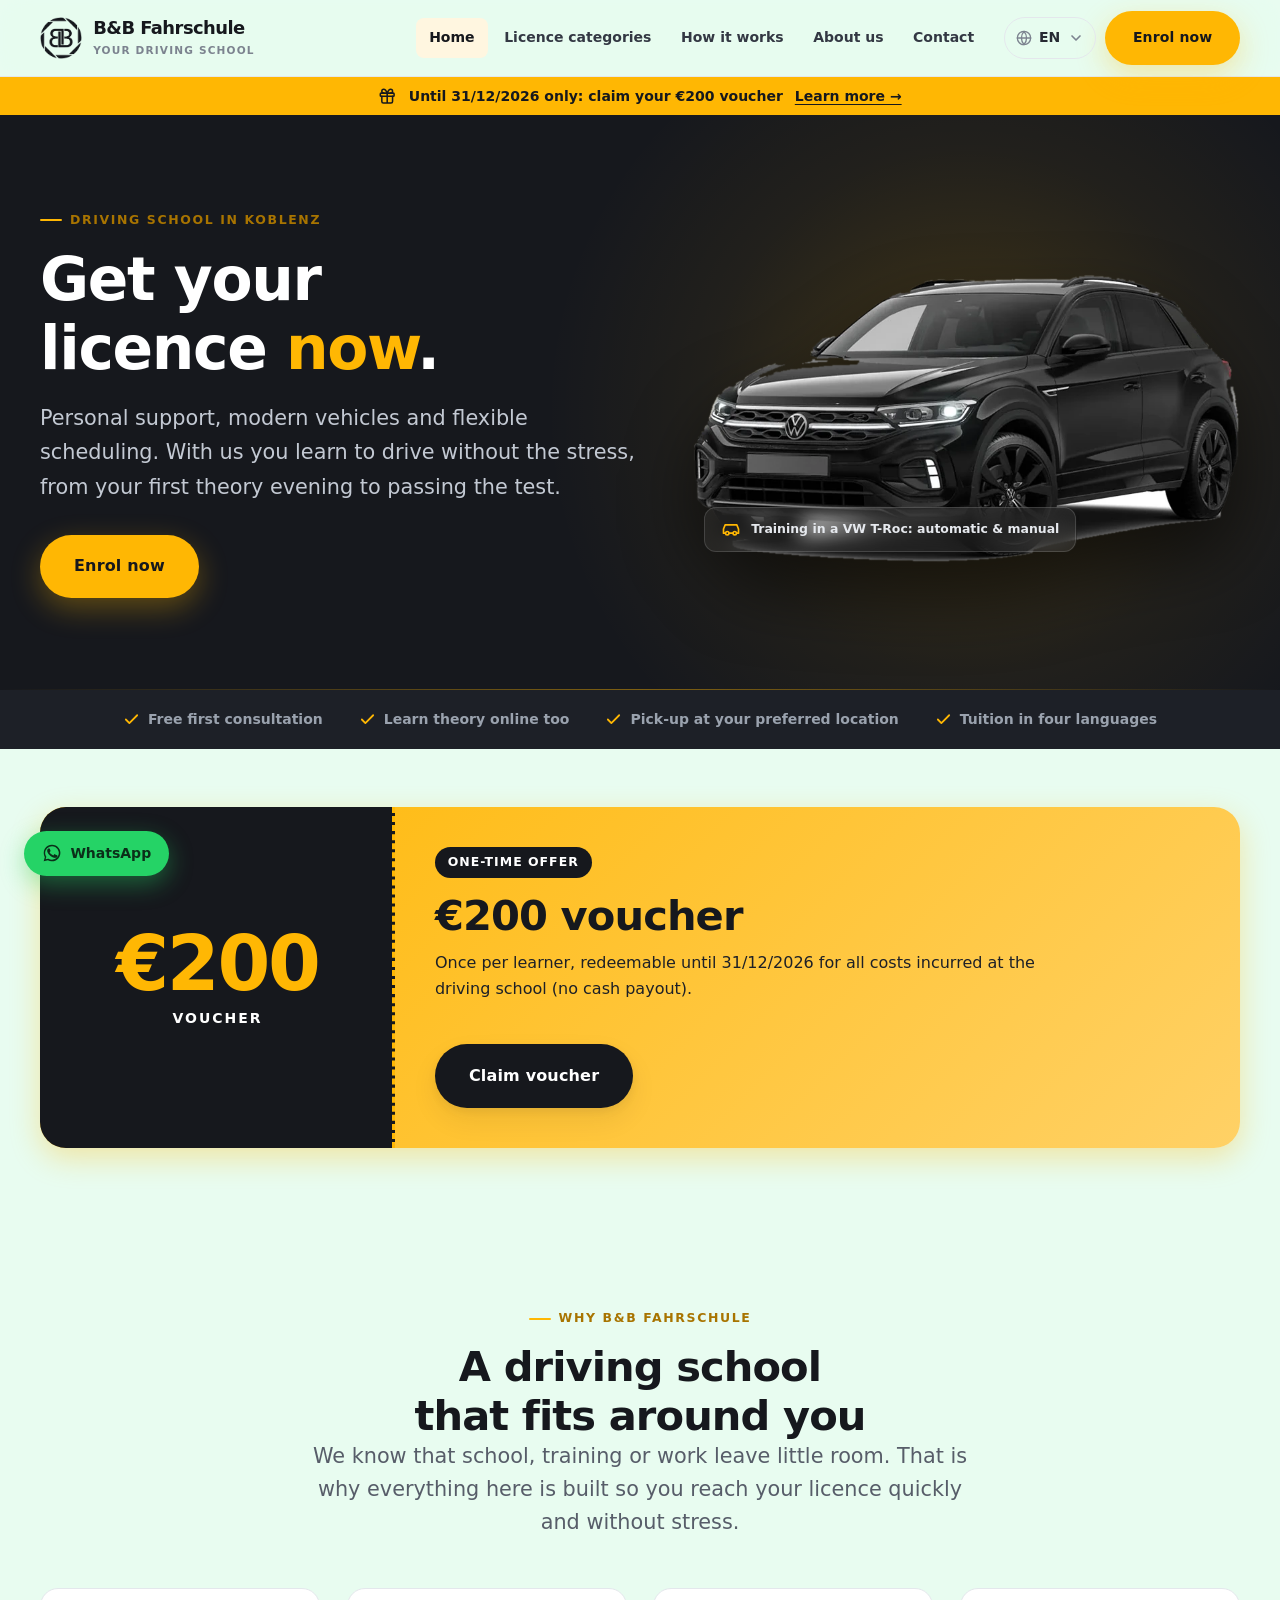
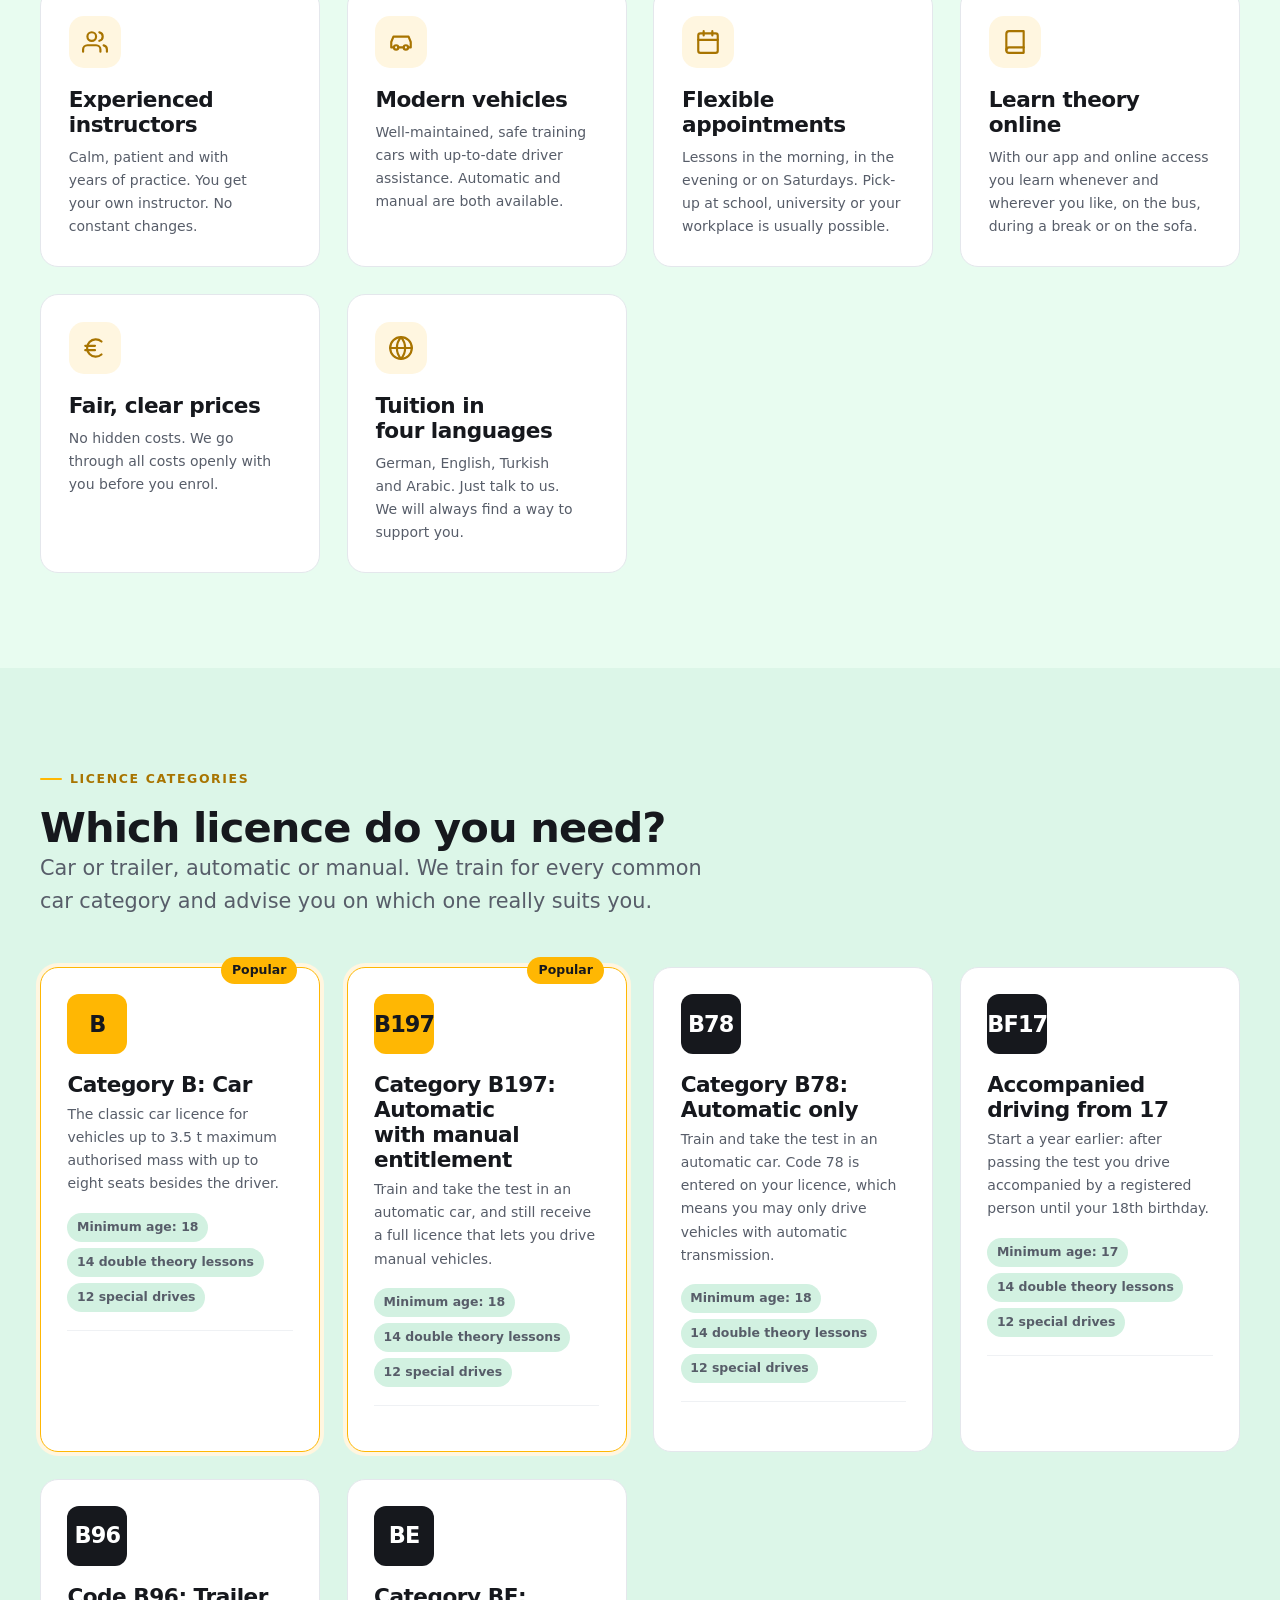
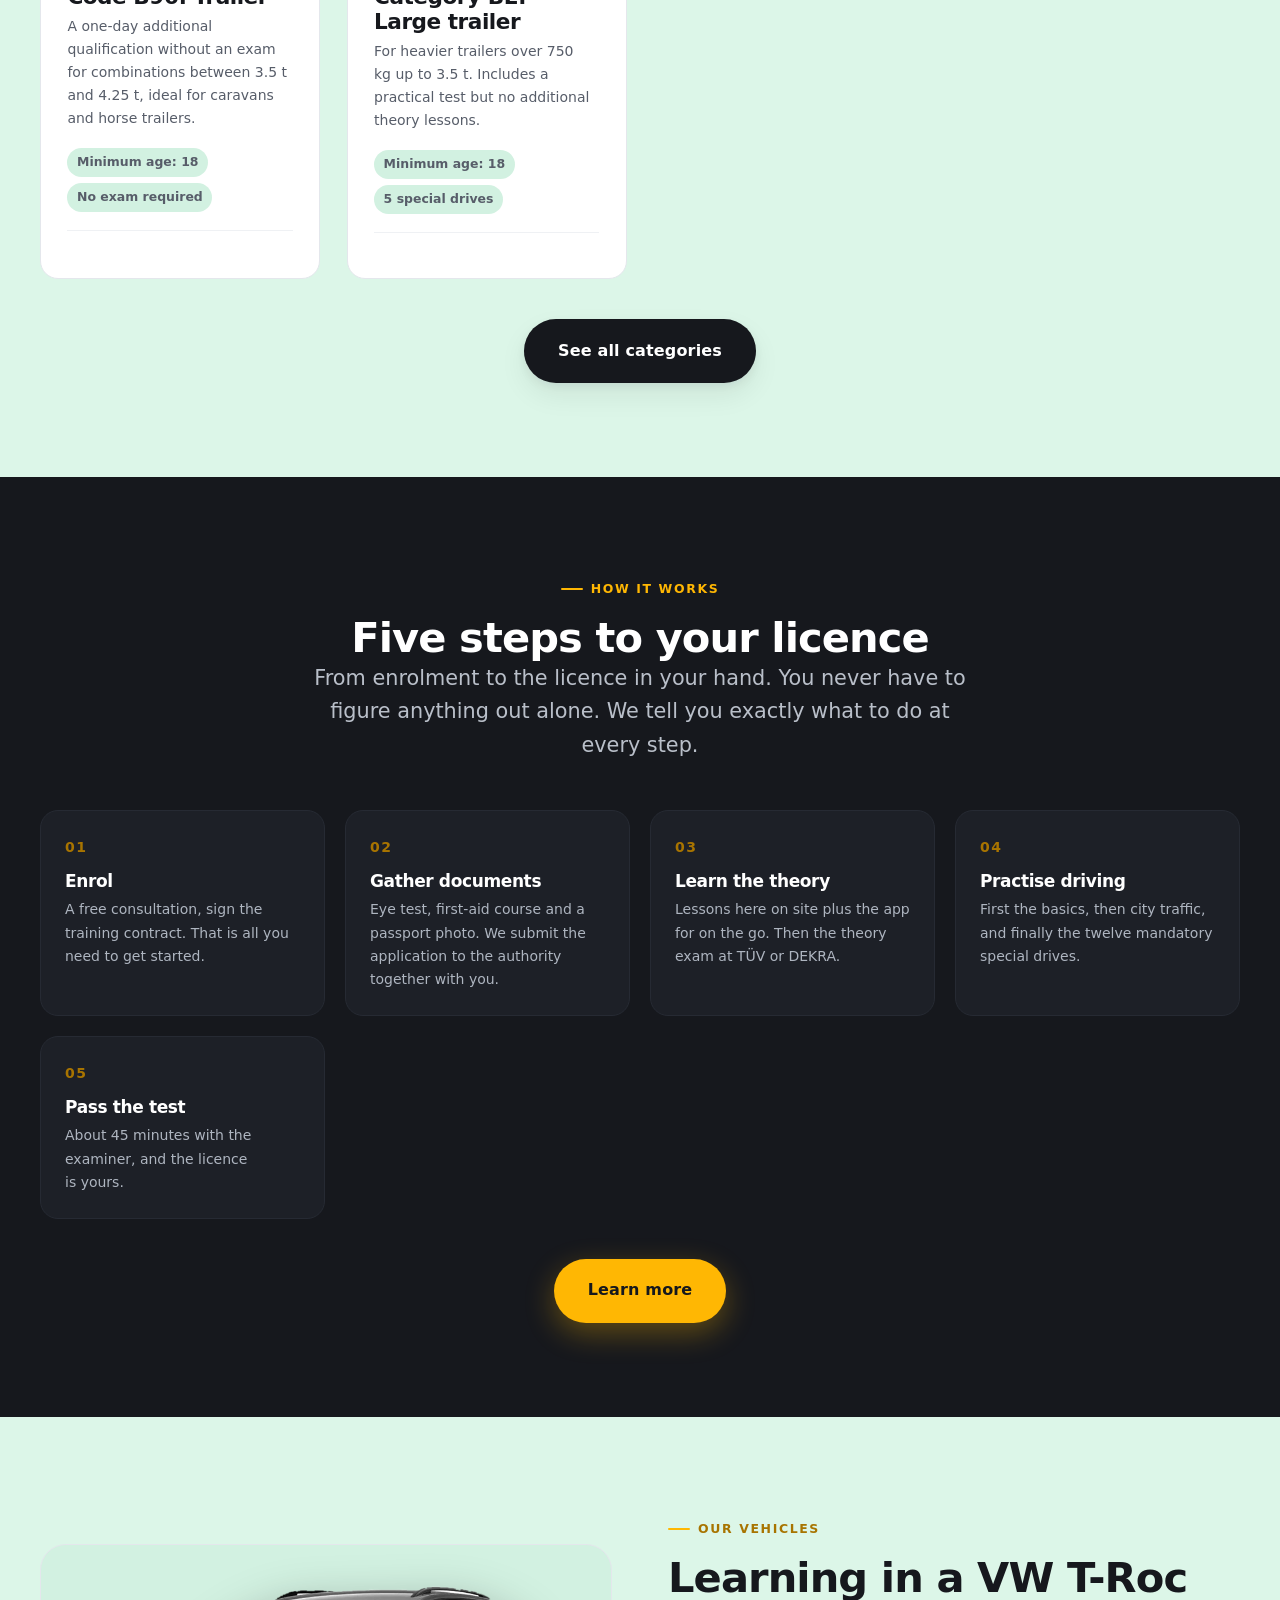
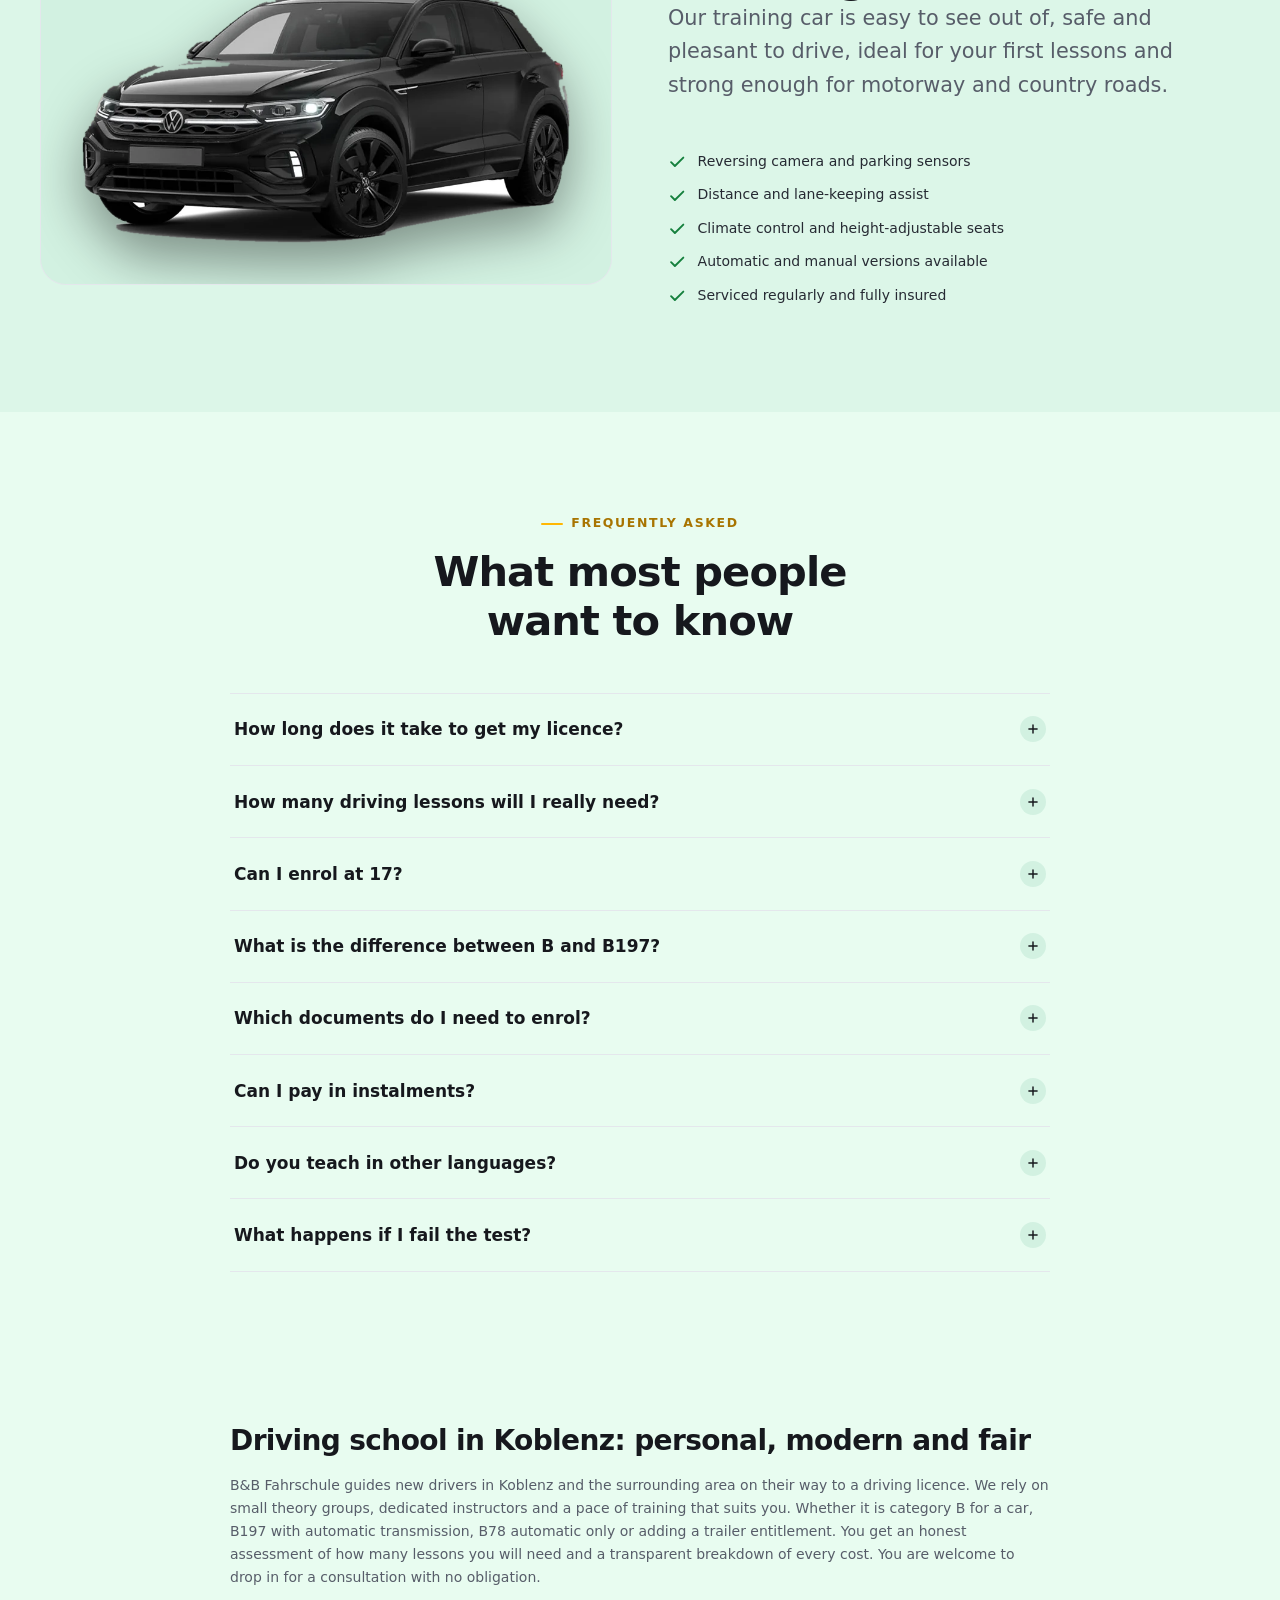
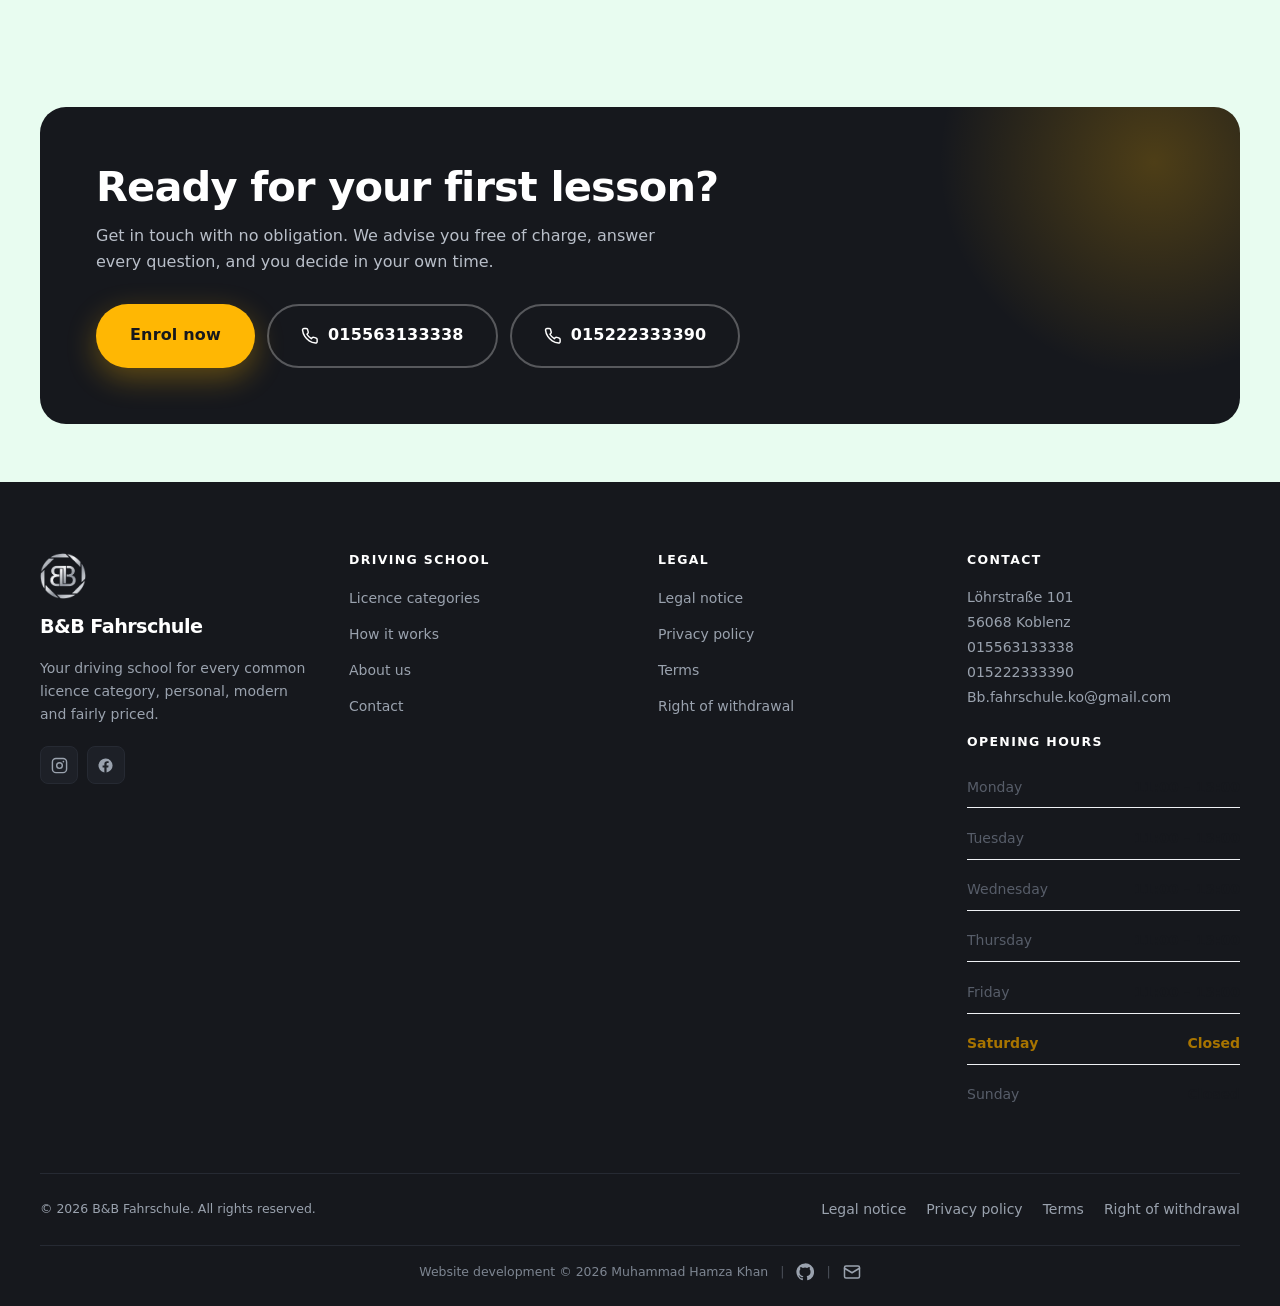
<file: index.html>
<!DOCTYPE html>
<html lang="de" dir="ltr" data-base="" data-title-key="home.metaTitle" data-desc-key="home.metaDesc">
<head>
  <meta charset="utf-8">
  <meta name="viewport" content="width=device-width, initial-scale=1, viewport-fit=cover">
  <title data-i18n="home.metaTitle">B&amp;B Fahrschule</title>
  <meta name="description" content="">
  <meta name="theme-color" content="#16181D">
  <meta name="robots" content="index, follow">
  <link rel="canonical" href="index.html">
  <link rel="alternate" hreflang="de" href="index.html?lang=de">
  <link rel="alternate" hreflang="en" href="index.html?lang=en">
  <link rel="alternate" hreflang="tr" href="index.html?lang=tr">
  <link rel="alternate" hreflang="ar" href="index.html?lang=ar">
  <link rel="alternate" hreflang="x-default" href="index.html">
  <link rel="icon" href="assets/img/favicon-32.png" sizes="32x32">
  <link rel="icon" href="assets/img/favicon-192.png" sizes="192x192">
  <link rel="apple-touch-icon" href="assets/img/favicon-180.png">
  <meta property="og:type" content="website">
  <meta property="og:site_name" content="B&amp;B Fahrschule">
  <meta property="og:title" content="B&amp;B Fahrschule">
  <meta property="og:image" content="assets/img/favicon-512.png">
  <meta name="twitter:card" content="summary">
  <link rel="stylesheet" href="assets/css/main.css">
</head>
<body>
  <a class="skip-link" href="#main" data-i18n="a11y.skip">Zum Inhalt springen</a>

  <header class="header">
    <div class="wrap header__bar">
      <a class="brand" href="index.html">
        <img src="assets/img/logo-mark-dark.png" alt="" data-i18n-attr="alt:a11y.logo" width="42" height="42">
        <span>
          <span class="brand__name">B&amp;B Fahrschule</span>
          <span class="brand__sub" data-i18n="brand.tagline"></span>
        </span>
      </a>

      <nav class="nav" aria-label="Hauptnavigation">
        <a href="index.html" data-i18n="nav.home"></a>
        <a href="fuehrerscheinklassen.html" data-i18n="nav.classes"></a>
        <!-- PREISE DEAKTIVIERT: <a href="preise.html" data-i18n="nav.prices"></a> -->
        <a href="ablauf.html" data-i18n="nav.process"></a>
        <a href="ueber-uns.html" data-i18n="nav.about"></a>
        <a href="kontakt.html" data-i18n="nav.contact"></a>
      </nav>

      <div class="header__actions">
        <div class="lang">
          <button class="lang__btn" type="button" aria-haspopup="listbox" aria-expanded="false">
            <svg viewBox="0 0 24 24" fill="none" stroke="currentColor" stroke-width="2" stroke-linecap="round" stroke-linejoin="round"><circle cx="12" cy="12" r="10"/><path d="M2 12h20M12 2a15 15 0 0 1 0 20 15 15 0 0 1 0-20z"/></svg>
            <span data-lang-label>DE</span>
            <svg viewBox="0 0 24 24" fill="none" stroke="currentColor" stroke-width="2.5" stroke-linecap="round" stroke-linejoin="round"><polyline points="6 9 12 15 18 9"/></svg>
          </button>
          <div class="lang__menu" role="listbox" data-open="false"></div>
        </div>
        <a class="btn btn--primary" href="kontakt.html" data-i18n="cta.register"></a>
        <button class="burger" type="button" aria-expanded="false" aria-controls="mobilenav"
                data-i18n-attr="aria-label:nav.menu"><svg viewBox="0 0 24 24" fill="none" stroke="currentColor" stroke-width="2.2" stroke-linecap="round"><path d="M3 6h18M3 12h18M3 18h18"/></svg></button>
      </div>
    </div>
  </header>

  <div class="mobilenav" id="mobilenav" data-open="false">
      <a href="index.html"><span data-i18n="nav.home"></span><svg viewBox="0 0 24 24" fill="none" stroke="currentColor" stroke-width="2.5" stroke-linecap="round" stroke-linejoin="round"><polyline points="6 9 12 15 18 9"/></svg></a>
      <a href="fuehrerscheinklassen.html"><span data-i18n="nav.classes"></span><svg viewBox="0 0 24 24" fill="none" stroke="currentColor" stroke-width="2.5" stroke-linecap="round" stroke-linejoin="round"><polyline points="6 9 12 15 18 9"/></svg></a>
      <!-- PREISE DEAKTIVIERT: <a href="preise.html"><span data-i18n="nav.prices"></span><svg viewBox="0 0 24 24" fill="none" stroke="currentColor" stroke-width="2.5" stroke-linecap="round" stroke-linejoin="round"><polyline points="6 9 12 15 18 9"/></svg></a> -->
      <a href="ablauf.html"><span data-i18n="nav.process"></span><svg viewBox="0 0 24 24" fill="none" stroke="currentColor" stroke-width="2.5" stroke-linecap="round" stroke-linejoin="round"><polyline points="6 9 12 15 18 9"/></svg></a>
      <a href="ueber-uns.html"><span data-i18n="nav.about"></span><svg viewBox="0 0 24 24" fill="none" stroke="currentColor" stroke-width="2.5" stroke-linecap="round" stroke-linejoin="round"><polyline points="6 9 12 15 18 9"/></svg></a>
      <a href="kontakt.html"><span data-i18n="nav.contact"></span><svg viewBox="0 0 24 24" fill="none" stroke="currentColor" stroke-width="2.5" stroke-linecap="round" stroke-linejoin="round"><polyline points="6 9 12 15 18 9"/></svg></a>
      <a class="btn btn--primary btn--lg btn--block" href="kontakt.html" data-i18n="cta.register"></a>
      <div class="mobilenav__legal">
        <a href="impressum.html" data-i18n="nav.impressum"></a>
        <a href="datenschutz.html" data-i18n="nav.privacy"></a>
        <a href="agb.html" data-i18n="nav.terms"></a>
        <a href="widerruf.html" data-i18n="nav.withdrawal"></a>
      </div>
  </div>
  <main id="main">
    <section class="hero">
      <div class="wrap hero__inner">
        <div>
          <span class="eyebrow" data-i18n="home.heroEyebrow"></span>
          <h1 data-i18n-html="home.heroTitle"></h1>
          <p class="hero__lead" data-i18n="home.heroLead"></p>
          <div class="hero__cta">
            <a class="btn btn--primary btn--lg" href="kontakt.html" data-i18n="cta.register"></a>
            <!-- PREISE DEAKTIVIERT: <a class="btn btn--on-ink btn--lg" href="preise.html#rechner" data-i18n="cta.calc"></a> -->
          </div>
        </div>
        <div class="hero__media">
          <picture><source srcset="assets/img/car.webp" type="image/webp"><img class="hero__car" src="assets/img/car.png" alt="" data-i18n-attr="alt:a11y.car" width="816" height="431" fetchpriority="high"></picture>
          <div class="hero__plate"><svg viewBox="0 0 24 24" fill="none" stroke="currentColor" stroke-width="2" stroke-linecap="round" stroke-linejoin="round"><path d="M5 17H3v-5l2-5h14l2 5v5h-2"/><circle cx="7.5" cy="17" r="2"/><circle cx="16.5" cy="17" r="2"/><path d="M9.5 17h5"/></svg><span data-i18n="home.heroPlate"></span></div>
        </div>
      </div>
    </section>

    <div class="trustbar">
      <div class="wrap">
        <ul data-render="ticks" data-key="home.barItems" class="trustbar__list"></ul>
      </div>
    </div>

    <!-- Gutschein-Aktion: Werte in assets/js/config.js (offer), Texte unter "offer" in den Sprachdateien.
         Wird nach Ablauf automatisch ausgeblendet. -->
    <section class="section section--tight" id="angebot" data-offer hidden>
      <div class="wrap">
        <div class="offer reveal">
          <div class="offer__ticket" aria-hidden="true">
            <span class="offer__amount" data-offer-amount></span>
            <span class="offer__label" data-i18n="offer.voucher"></span>
          </div>
          <div class="offer__body">
            <span class="offer__badge" data-i18n="offer.badge"></span>
            <h2 data-offer-text="title"></h2>
            <p data-offer-text="lead"></p>
            <ul class="offer__terms" data-offer-terms></ul>
            <a class="btn btn--dark btn--lg" href="kontakt.html" data-i18n="offer.cta"></a>
          </div>
        </div>
      </div>
    </section>

    <section class="section">
      <div class="wrap">
      <div class="sect-head sect-head--center reveal">
        <span class="eyebrow" data-i18n="home.uspEyebrow"></span>
        <h2 data-i18n="home.uspTitle"></h2>
        <p class="lead" data-i18n="home.uspLead"></p>
      </div>

        <div class="grid g-3" data-render="cards" data-key="home.usp"
             data-icons="users,car,cal,book,euro,globe"></div>
      </div>
    </section>

    <section class="section section--paper">
      <div class="wrap">
      <div class="sect-head reveal">
        <span class="eyebrow" data-i18n="home.classesEyebrow"></span>
        <h2 data-i18n="home.classesTitle"></h2>
        <p class="lead" data-i18n="home.classesLead"></p>
      </div>

        <div class="grid g-3" data-classes-grid></div>
        <div class="cluster" style="margin-block-start:2.5rem;justify-content:center">
          <a class="btn btn--dark btn--lg" href="fuehrerscheinklassen.html" data-i18n="cta.allClasses"></a>
        </div>
      </div>
    </section>

    <section class="section section--ink">
      <div class="wrap">
      <div class="sect-head sect-head--center reveal">
        <span class="eyebrow" data-i18n="home.stepsEyebrow"></span>
        <h2 data-i18n="home.stepsTitle"></h2>
        <p class="lead" data-i18n="home.stepsLead"></p>
      </div>

        <div class="steps" data-render="steps" data-key="home.steps"></div>
        <div class="cluster" style="margin-block-start:2.5rem;justify-content:center">
          <a class="btn btn--primary btn--lg" href="ablauf.html" data-i18n="cta.more"></a>
        </div>
      </div>
    </section>

    <!-- PREISE DEAKTIVIERT (Kostenrechner-Teaser):
    <section class="section">
      <div class="wrap split split--wide">
        <div>
      <div class="sect-head reveal">
        <span class="eyebrow" data-i18n="home.calcEyebrow"></span>
        <h2 data-i18n="home.calcTitle"></h2>
        <p class="lead" data-i18n="home.calcLead"></p>
      </div>

          <ul class="ticklist" data-render="ticks" data-key="home.calcBullets"></ul>
          <div class="cluster" style="margin-block-start:1.75rem">
            <a class="btn btn--primary btn--lg" href="preise.html#rechner" data-i18n="cta.calc"></a>
            <a class="btn btn--ghost btn--lg" href="preise.html" data-i18n="cta.toPrices"></a>
          </div>
        </div>
        <div class="split__media split__media--ink">
          <picture><source srcset="assets/img/car.webp" type="image/webp"><img class="" src="assets/img/car.png" alt="" data-i18n-attr="alt:a11y.car" width="816" height="431" loading="lazy"></picture>
        </div>
      </div>
    </section>
    -->

    <section class="section section--paper">
      <div class="wrap split">
        <div class="split__media">
          <picture><source srcset="assets/img/car.webp" type="image/webp"><img class="" src="assets/img/car.png" alt="" data-i18n-attr="alt:a11y.car" width="816" height="431" loading="lazy"></picture>
        </div>
        <div>
      <div class="sect-head reveal">
        <span class="eyebrow" data-i18n="home.fleetEyebrow"></span>
        <h2 data-i18n="home.fleetTitle"></h2>
        <p class="lead" data-i18n="home.fleetLead"></p>
      </div>

          <ul class="ticklist" data-render="ticks" data-key="home.fleetList"></ul>
        </div>
      </div>
    </section>


    <!-- BEWERTUNGEN DEAKTIVIERT (Kundenstimmen):
    <section class="section">
      <div class="wrap">
      <div class="sect-head sect-head--center reveal">
        <span class="eyebrow" data-i18n="home.reviewsEyebrow"></span>
        <h2 data-i18n="home.reviewsTitle"></h2>
      </div>

        <div class="grid g-3" data-render="reviews" data-key="home.reviews"></div>
      </div>
    </section>
    -->

    <section class="section">
      <div class="wrap-narrow">
      <div class="sect-head sect-head--center reveal">
        <span class="eyebrow" data-i18n="home.faqEyebrow"></span>
        <h2 data-i18n="home.faqTitle"></h2>
      </div>

        <div class="faq" data-render="faq" data-key="home.faq" data-id-prefix="faq"></div>
      </div>
    </section>

    <section class="section--tight">
      <div class="wrap-narrow">
        <h2 style="font-size:var(--fs-h3);margin-block-end:1rem" data-i18n="home.seoIntroTitle"></h2>
        <p class="muted small" data-i18n="home.seoIntro"></p>
      </div>
    </section>

    <section class="section section--tight">
      <div class="wrap">
        <div class="ctaband reveal">
          <h2 data-i18n="home.ctaTitle"></h2>
          <p data-i18n="home.ctaLead"></p>
          <div class="cluster">
            <a class="btn btn--primary btn--lg" href="kontakt.html" data-i18n="cta.register"></a>
            <a class="btn btn--on-ink btn--lg" data-bb-href-tel="business.phone" href="#">
              <svg viewBox="0 0 24 24" fill="none" stroke="currentColor" stroke-width="2" stroke-linecap="round" stroke-linejoin="round"><path d="M22 16.9v3a2 2 0 0 1-2.2 2 19.8 19.8 0 0 1-8.6-3.1 19.5 19.5 0 0 1-6-6A19.8 19.8 0 0 1 2.1 4.2 2 2 0 0 1 4.1 2h3a2 2 0 0 1 2 1.7c.1 1 .4 2 .7 2.9a2 2 0 0 1-.5 2.1L8.1 9.9a16 16 0 0 0 6 6l1.2-1.2a2 2 0 0 1 2.1-.5c.9.3 1.9.6 2.9.7a2 2 0 0 1 1.7 2z"/></svg> <span data-bb="business.phone"></span></a>
            <a class="btn btn--on-ink btn--lg" data-bb-href-tel="business.mobile" href="#">
              <svg viewBox="0 0 24 24" fill="none" stroke="currentColor" stroke-width="2" stroke-linecap="round" stroke-linejoin="round"><path d="M22 16.9v3a2 2 0 0 1-2.2 2 19.8 19.8 0 0 1-8.6-3.1 19.5 19.5 0 0 1-6-6A19.8 19.8 0 0 1 2.1 4.2 2 2 0 0 1 4.1 2h3a2 2 0 0 1 2 1.7c.1 1 .4 2 .7 2.9a2 2 0 0 1-.5 2.1L8.1 9.9a16 16 0 0 0 6 6l1.2-1.2a2 2 0 0 1 2.1-.5c.9.3 1.9.6 2.9.7a2 2 0 0 1 1.7 2z"/></svg> <span data-bb="business.mobile"></span></a>
          </div>
        </div>
      </div>
    </section>

  </main>
  <footer class="footer">
    <div class="wrap">
      <div class="footer__grid">
        <div class="footer__brand">
          <img src="assets/img/logo-mark-silver.png" alt="" data-i18n-attr="alt:a11y.logo" width="46" height="46">
          <span class="brand__name">B&amp;B Fahrschule</span>
          <p data-i18n="footer.about"></p>
          <div class="social">
            <a data-social="instagram" href="#" target="_blank" rel="noopener noreferrer" aria-label="Instagram"><svg viewBox="0 0 24 24" fill="none" stroke="currentColor" stroke-width="2"><rect x="2" y="2" width="20" height="20" rx="5"/><circle cx="12" cy="12" r="4"/><circle cx="17.5" cy="6.5" r="1.2" fill="currentColor" stroke="none"/></svg></a>
            <a data-social="facebook" href="#" target="_blank" rel="noopener noreferrer" aria-label="Facebook"><svg viewBox="0 0 24 24" fill="currentColor"><path d="M22 12a10 10 0 1 0-11.6 9.9v-7H7.9V12h2.5V9.8c0-2.5 1.5-3.9 3.8-3.9 1.1 0 2.2.2 2.2.2v2.5h-1.3c-1.2 0-1.6.8-1.6 1.6V12h2.8l-.4 2.9h-2.4v7A10 10 0 0 0 22 12z"/></svg></a>
            <a data-social="tiktok" href="#" target="_blank" rel="noopener noreferrer" aria-label="TikTok"><svg viewBox="0 0 24 24" fill="currentColor"><path d="M16.6 5.8a4.8 4.8 0 0 1-1.1-3.1h-3.2v12.9a2.5 2.5 0 1 1-1.8-2.4V9.8a5.8 5.8 0 1 0 5 5.7V9.3a8 8 0 0 0 4.6 1.5V7.6a4.8 4.8 0 0 1-3.5-1.8z"/></svg></a>
            <a data-social="youtube" href="#" target="_blank" rel="noopener noreferrer" aria-label="YouTube"><svg viewBox="0 0 24 24" fill="currentColor"><path d="M23 12s0-3.2-.4-4.7a2.5 2.5 0 0 0-1.7-1.8C19.3 5 12 5 12 5s-7.3 0-8.9.5a2.5 2.5 0 0 0-1.7 1.8C1 8.8 1 12 1 12s0 3.2.4 4.7a2.5 2.5 0 0 0 1.7 1.8C4.7 19 12 19 12 19s7.3 0 8.9-.5a2.5 2.5 0 0 0 1.7-1.8C23 15.2 23 12 23 12zM9.8 15.3V8.7l6 3.3z"/></svg></a>
          </div>
        </div>

        <nav aria-labelledby="f-nav">
          <h5 id="f-nav" data-i18n="footer.navTitle"></h5>
          <ul>
          <li><a href="fuehrerscheinklassen.html" data-i18n="nav.classes"></a></li>
          <!-- PREISE DEAKTIVIERT: <li><a href="preise.html" data-i18n="nav.prices"></a></li> -->
          <li><a href="ablauf.html" data-i18n="nav.process"></a></li>
          <li><a href="ueber-uns.html" data-i18n="nav.about"></a></li>
          <li><a href="kontakt.html" data-i18n="nav.contact"></a></li>
          </ul>
        </nav>

        <nav aria-labelledby="f-legal">
          <h5 id="f-legal" data-i18n="footer.legalTitle"></h5>
          <ul>
          <li><a href="impressum.html" data-i18n="nav.impressum"></a></li>
          <li><a href="datenschutz.html" data-i18n="nav.privacy"></a></li>
          <li><a href="agb.html" data-i18n="nav.terms"></a></li>
          <li><a href="widerruf.html" data-i18n="nav.withdrawal"></a></li>
          </ul>
        </nav>

        <div>
          <h5 data-i18n="footer.contactTitle"></h5>
          <address>
            <span data-bb="business.street"></span><br>
            <span data-bb="business.zip"></span> <span data-bb="business.city"></span><br>
            <a data-bb-href-tel="business.phone" href="#"><span data-bb="business.phone"></span></a><br>
            <a data-bb-href-tel="business.mobile" href="#"><span data-bb="business.mobile"></span></a><br>
            <a data-bb-href-mailto="business.email" href="#"><span data-bb="business.email"></span></a>
          </address>
          <h5 style="margin-block-start:1.5rem" data-i18n="hours.title"></h5>
          <ul class="hours" data-hours style="color:#9AA2AE"></ul>
        </div>
      </div>

      <div class="footer__bar">
        <p>&copy; <span data-year></span> B&amp;B Fahrschule. <span data-i18n="footer.rights"></span></p>
        <nav aria-label="Rechtliches">
          <a href="impressum.html" data-i18n="nav.impressum"></a>
          <a href="datenschutz.html" data-i18n="nav.privacy"></a>
          <a href="agb.html" data-i18n="nav.terms"></a>
          <a href="widerruf.html" data-i18n="nav.withdrawal"></a>
        </nav>
      </div>
      <div class="footer__credit">
        <span><span data-i18n="footer.devCredit"></span> &copy; <span data-year></span> Muhammad Hamza Khan</span>
        <span class="footer__credit-sep" aria-hidden="true">|</span>
        <a href="https://github.com/hamzanaeemm" target="_blank" rel="noopener" aria-label="GitHub"><svg viewBox="0 0 24 24" fill="currentColor" aria-hidden="true"><path d="M12 .5a11.5 11.5 0 0 0-3.64 22.41c.58.1.79-.25.79-.56v-2c-3.2.7-3.88-1.37-3.88-1.37-.52-1.33-1.28-1.69-1.28-1.69-1.04-.71.08-.7.08-.7 1.15.08 1.76 1.19 1.76 1.19 1.03 1.76 2.69 1.25 3.35.96.1-.75.4-1.25.73-1.54-2.56-.29-5.25-1.28-5.25-5.69 0-1.26.45-2.29 1.19-3.1-.12-.29-.52-1.46.11-3.05 0 0 .97-.31 3.17 1.18a11 11 0 0 1 5.77 0c2.2-1.49 3.17-1.18 3.17-1.18.63 1.59.23 2.76.11 3.05.74.81 1.19 1.84 1.19 3.1 0 4.42-2.7 5.4-5.27 5.68.41.36.78 1.06.78 2.14v3.17c0 .31.21.67.8.56A11.5 11.5 0 0 0 12 .5z"/></svg></a>
        <span class="footer__credit-sep" aria-hidden="true">|</span>
        <a href="mailto:hamzak63710@gmail.com" aria-label="E-Mail"><svg viewBox="0 0 24 24" fill="none" stroke="currentColor" stroke-width="2" stroke-linecap="round" stroke-linejoin="round" aria-hidden="true"><rect x="2" y="4" width="20" height="16" rx="2"/><path d="m22 7-10 6L2 7"/></svg></a>
      </div>
    </div>
  </footer>

  <button class="totop" type="button" data-i18n-attr="aria-label:a11y.toTop"><svg viewBox="0 0 24 24" fill="none" stroke="currentColor" stroke-width="2.5" stroke-linecap="round" stroke-linejoin="round"><path d="M12 19V5M5 12l7-7 7 7"/></svg></button>
  <a class="wa" data-wa href="#" target="_blank" rel="noopener noreferrer"><svg viewBox="0 0 24 24" fill="currentColor"><path d="M17.5 14.4c-.3-.2-1.7-.9-2-1-.3-.1-.5-.2-.7.1s-.7 1-.9 1.2c-.2.2-.3.2-.6.1a8 8 0 0 1-2.4-1.5 9 9 0 0 1-1.6-2c-.2-.3 0-.5.1-.6l.5-.5.3-.5v-.5l-.9-2.2c-.2-.6-.5-.5-.7-.5h-.6c-.2 0-.5.1-.8.4-.3.3-1 1-1 2.5s1.1 2.9 1.2 3.1c.2.2 2.2 3.3 5.3 4.6l1.7.6c.7.2 1.4.2 1.9.1.6-.1 1.7-.7 2-1.4.2-.7.2-1.3.2-1.4l-.5-.3zM12 2a10 10 0 0 0-8.6 15L2 22l5.1-1.3A10 10 0 1 0 12 2zm0 18.2c-1.5 0-3-.4-4.3-1.2l-.3-.2-3 .8.8-3-.2-.3A8.2 8.2 0 1 1 12 20.2z"/></svg><span>WhatsApp</span></a>

  <div class="cookie" data-open="false" role="dialog" aria-live="polite">
    <h4 data-i18n="cookie.title"></h4>
    <p data-i18n="cookie.text"></p>
    <div class="cookie__btns">
      <button class="btn btn--primary" type="button" data-consent="all" data-i18n="cookie.accept"></button>
      <button class="btn btn--ghost" type="button" data-consent="essential" data-i18n="cookie.decline"></button>
    </div>
  </div>

  <script src="assets/js/config.js"></script>
  <script src="assets/js/i18n.js"></script>
  <script src="assets/js/app.js"></script>
</body>
</html>
</file>
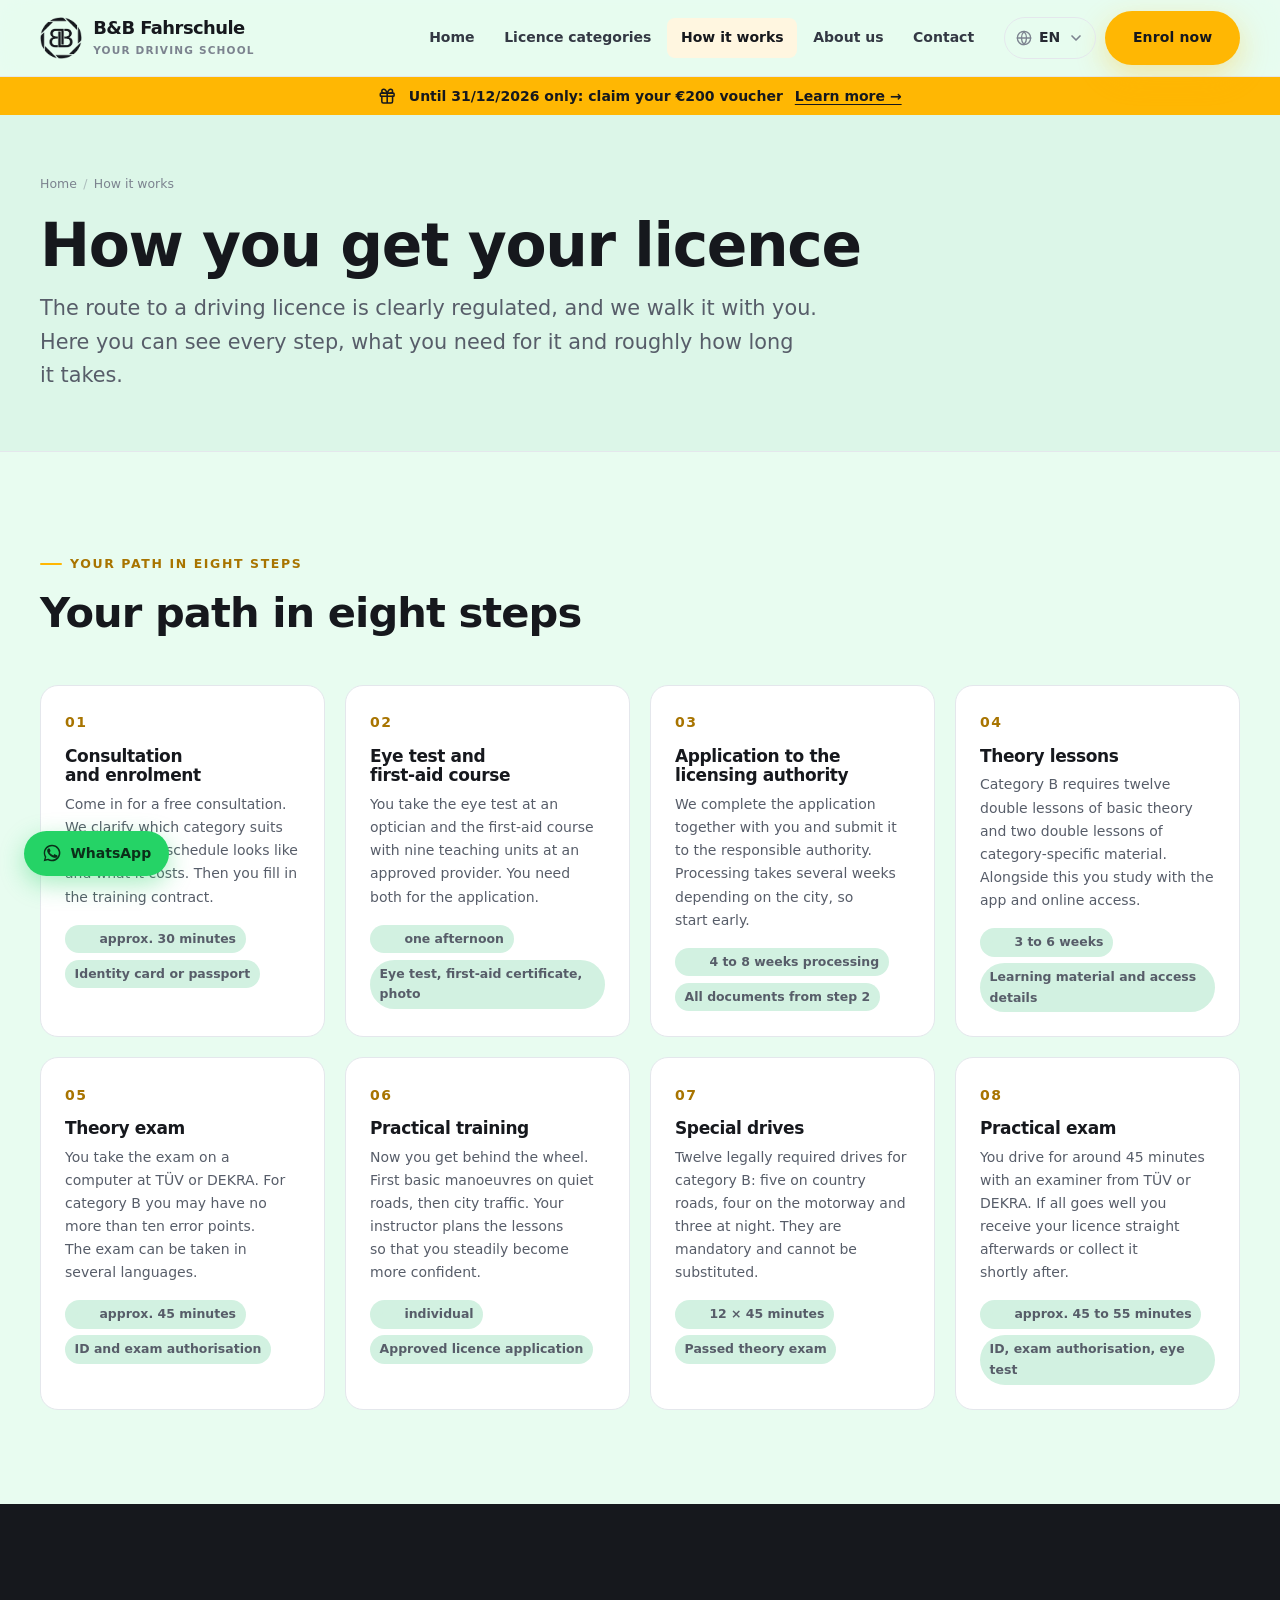
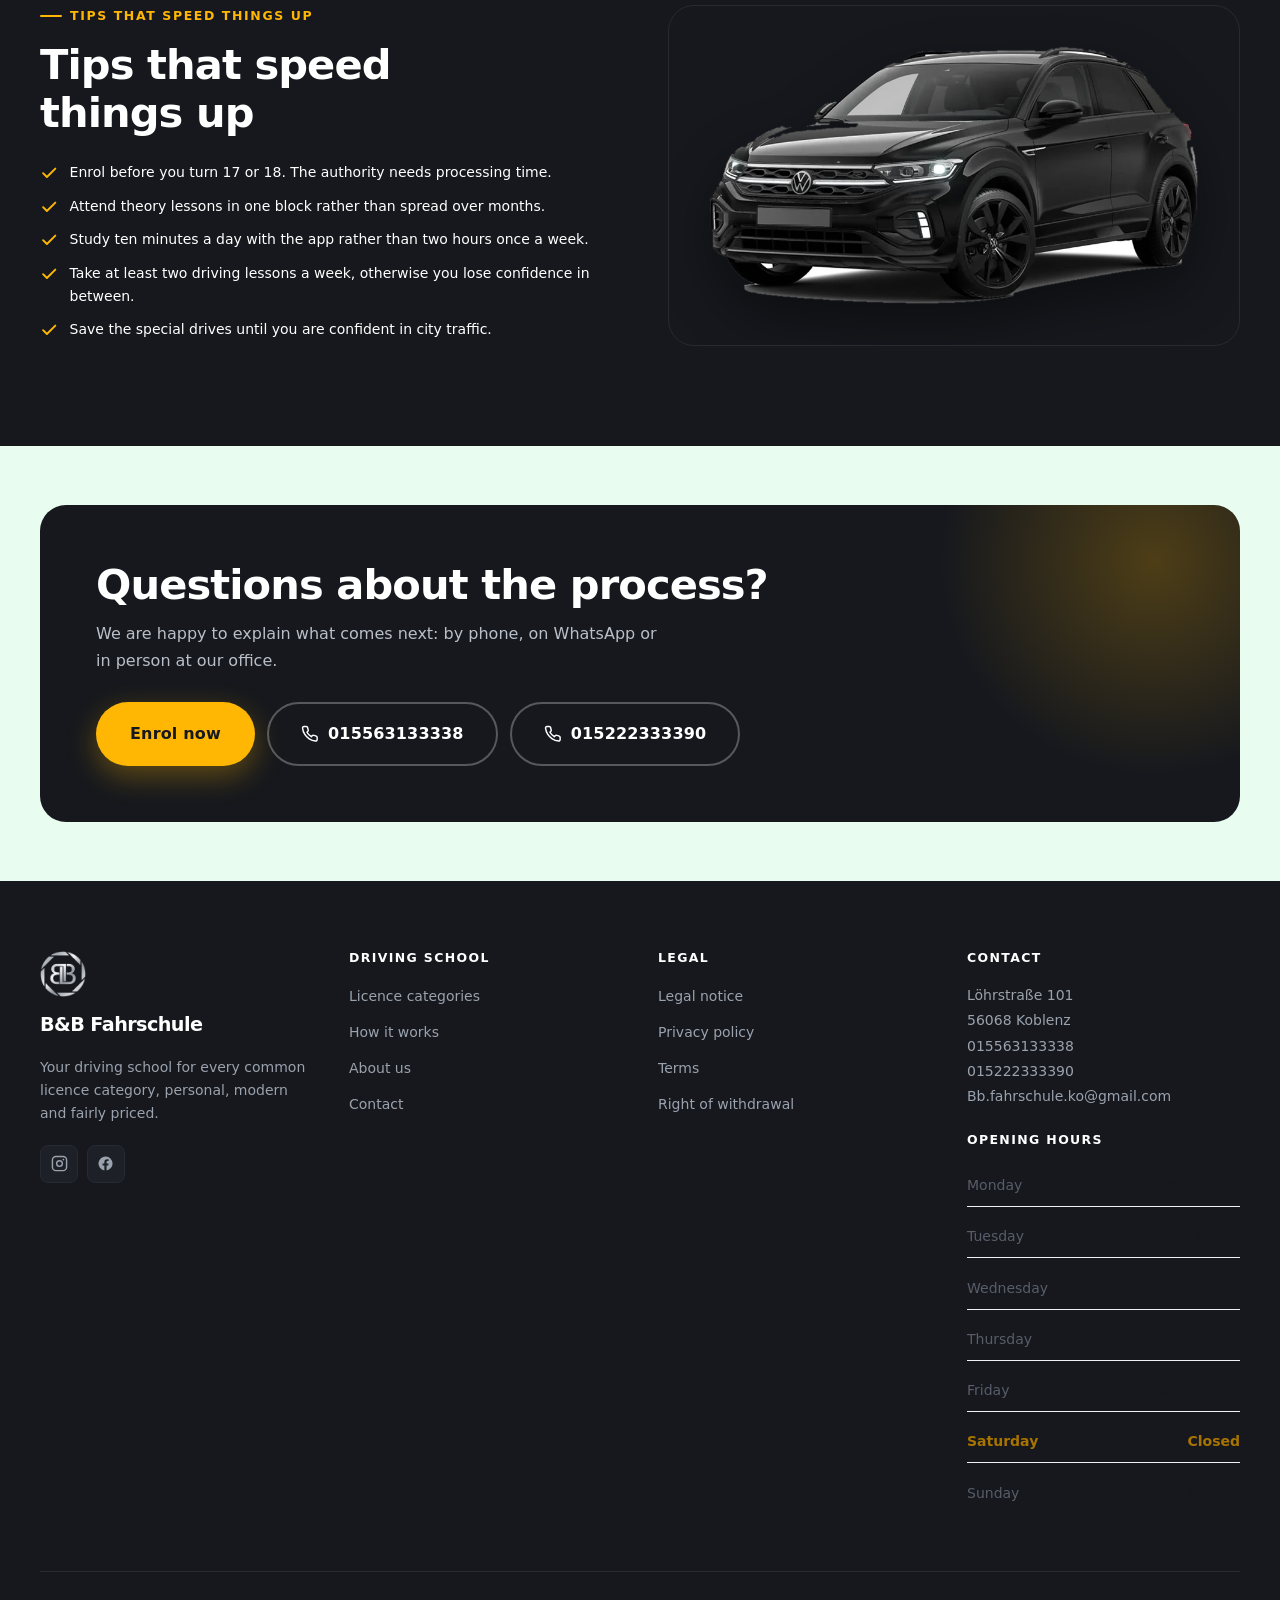
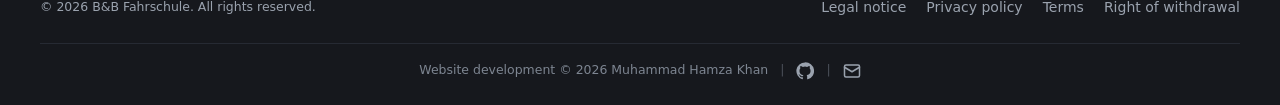
<file: ablauf.html>
<!DOCTYPE html>
<html lang="de" dir="ltr" data-base="" data-title-key="process.metaTitle" data-desc-key="process.metaDesc">
<head>
  <meta charset="utf-8">
  <meta name="viewport" content="width=device-width, initial-scale=1, viewport-fit=cover">
  <title data-i18n="process.metaTitle">B&amp;B Fahrschule</title>
  <meta name="description" content="">
  <meta name="theme-color" content="#16181D">
  <meta name="robots" content="index, follow">
  <link rel="canonical" href="ablauf.html">
  <link rel="alternate" hreflang="de" href="ablauf.html?lang=de">
  <link rel="alternate" hreflang="en" href="ablauf.html?lang=en">
  <link rel="alternate" hreflang="tr" href="ablauf.html?lang=tr">
  <link rel="alternate" hreflang="ar" href="ablauf.html?lang=ar">
  <link rel="alternate" hreflang="x-default" href="ablauf.html">
  <link rel="icon" href="assets/img/favicon-32.png" sizes="32x32">
  <link rel="icon" href="assets/img/favicon-192.png" sizes="192x192">
  <link rel="apple-touch-icon" href="assets/img/favicon-180.png">
  <meta property="og:type" content="website">
  <meta property="og:site_name" content="B&amp;B Fahrschule">
  <meta property="og:title" content="B&amp;B Fahrschule">
  <meta property="og:image" content="assets/img/favicon-512.png">
  <meta name="twitter:card" content="summary">
  <link rel="stylesheet" href="assets/css/main.css">
</head>
<body>
  <a class="skip-link" href="#main" data-i18n="a11y.skip">Zum Inhalt springen</a>

  <header class="header">
    <div class="wrap header__bar">
      <a class="brand" href="index.html">
        <img src="assets/img/logo-mark-dark.png" alt="" data-i18n-attr="alt:a11y.logo" width="42" height="42">
        <span>
          <span class="brand__name">B&amp;B Fahrschule</span>
          <span class="brand__sub" data-i18n="brand.tagline"></span>
        </span>
      </a>

      <nav class="nav" aria-label="Hauptnavigation">
        <a href="index.html" data-i18n="nav.home"></a>
        <a href="fuehrerscheinklassen.html" data-i18n="nav.classes"></a>
        <!-- PREISE DEAKTIVIERT: <a href="preise.html" data-i18n="nav.prices"></a> -->
        <a href="ablauf.html" data-i18n="nav.process"></a>
        <a href="ueber-uns.html" data-i18n="nav.about"></a>
        <a href="kontakt.html" data-i18n="nav.contact"></a>
      </nav>

      <div class="header__actions">
        <div class="lang">
          <button class="lang__btn" type="button" aria-haspopup="listbox" aria-expanded="false">
            <svg viewBox="0 0 24 24" fill="none" stroke="currentColor" stroke-width="2" stroke-linecap="round" stroke-linejoin="round"><circle cx="12" cy="12" r="10"/><path d="M2 12h20M12 2a15 15 0 0 1 0 20 15 15 0 0 1 0-20z"/></svg>
            <span data-lang-label>DE</span>
            <svg viewBox="0 0 24 24" fill="none" stroke="currentColor" stroke-width="2.5" stroke-linecap="round" stroke-linejoin="round"><polyline points="6 9 12 15 18 9"/></svg>
          </button>
          <div class="lang__menu" role="listbox" data-open="false"></div>
        </div>
        <a class="btn btn--primary" href="kontakt.html" data-i18n="cta.register"></a>
        <button class="burger" type="button" aria-expanded="false" aria-controls="mobilenav"
                data-i18n-attr="aria-label:nav.menu"><svg viewBox="0 0 24 24" fill="none" stroke="currentColor" stroke-width="2.2" stroke-linecap="round"><path d="M3 6h18M3 12h18M3 18h18"/></svg></button>
      </div>
    </div>
  </header>

  <div class="mobilenav" id="mobilenav" data-open="false">
      <a href="index.html"><span data-i18n="nav.home"></span><svg viewBox="0 0 24 24" fill="none" stroke="currentColor" stroke-width="2.5" stroke-linecap="round" stroke-linejoin="round"><polyline points="6 9 12 15 18 9"/></svg></a>
      <a href="fuehrerscheinklassen.html"><span data-i18n="nav.classes"></span><svg viewBox="0 0 24 24" fill="none" stroke="currentColor" stroke-width="2.5" stroke-linecap="round" stroke-linejoin="round"><polyline points="6 9 12 15 18 9"/></svg></a>
      <!-- PREISE DEAKTIVIERT: <a href="preise.html"><span data-i18n="nav.prices"></span><svg viewBox="0 0 24 24" fill="none" stroke="currentColor" stroke-width="2.5" stroke-linecap="round" stroke-linejoin="round"><polyline points="6 9 12 15 18 9"/></svg></a> -->
      <a href="ablauf.html"><span data-i18n="nav.process"></span><svg viewBox="0 0 24 24" fill="none" stroke="currentColor" stroke-width="2.5" stroke-linecap="round" stroke-linejoin="round"><polyline points="6 9 12 15 18 9"/></svg></a>
      <a href="ueber-uns.html"><span data-i18n="nav.about"></span><svg viewBox="0 0 24 24" fill="none" stroke="currentColor" stroke-width="2.5" stroke-linecap="round" stroke-linejoin="round"><polyline points="6 9 12 15 18 9"/></svg></a>
      <a href="kontakt.html"><span data-i18n="nav.contact"></span><svg viewBox="0 0 24 24" fill="none" stroke="currentColor" stroke-width="2.5" stroke-linecap="round" stroke-linejoin="round"><polyline points="6 9 12 15 18 9"/></svg></a>
      <a class="btn btn--primary btn--lg btn--block" href="kontakt.html" data-i18n="cta.register"></a>
      <div class="mobilenav__legal">
        <a href="impressum.html" data-i18n="nav.impressum"></a>
        <a href="datenschutz.html" data-i18n="nav.privacy"></a>
        <a href="agb.html" data-i18n="nav.terms"></a>
        <a href="widerruf.html" data-i18n="nav.withdrawal"></a>
      </div>
  </div>
  <main id="main">
  <section class="pagehead">
    <div class="wrap">
      <nav class="crumbs" aria-label="Breadcrumb">
        <a href="index.html" data-i18n="nav.home"></a>
        <span aria-hidden="true">/</span>
        <span data-i18n="nav.process"></span>
      </nav>
      <h1 data-i18n="process.title"></h1>
      <p class="lead" data-i18n="process.lead"></p>
    </div>
  </section>

    <section class="section">
      <div class="wrap">
      <div class="sect-head reveal">
        <span class="eyebrow" data-i18n="process.stepsTitle"></span>
        <h2 data-i18n="process.stepsTitle"></h2>
      </div>

        <div class="steps" data-render="stepsDetail" data-key="process.steps"></div>
      </div>
    </section>

    <section class="section section--ink">
      <div class="wrap split">
        <div>
          <span class="eyebrow" data-i18n="process.tipsTitle"></span>
          <h2 data-i18n="process.tipsTitle"></h2>
          <ul class="ticklist" style="margin-block-start:1.5rem"
              data-render="ticks" data-key="process.tips"></ul>
        </div>
        <div class="split__media split__media--ink">
          <picture><source srcset="assets/img/car.webp" type="image/webp"><img class="" src="assets/img/car.png" alt="" data-i18n-attr="alt:a11y.car" width="816" height="431" loading="lazy"></picture>
        </div>
      </div>
    </section>

    <section class="section section--tight">
      <div class="wrap">
        <div class="ctaband reveal">
          <h2 data-i18n="process.ctaTitle"></h2>
          <p data-i18n="process.ctaLead"></p>
          <div class="cluster">
            <a class="btn btn--primary btn--lg" href="kontakt.html" data-i18n="cta.register"></a>
            <a class="btn btn--on-ink btn--lg" data-bb-href-tel="business.phone" href="#">
              <svg viewBox="0 0 24 24" fill="none" stroke="currentColor" stroke-width="2" stroke-linecap="round" stroke-linejoin="round"><path d="M22 16.9v3a2 2 0 0 1-2.2 2 19.8 19.8 0 0 1-8.6-3.1 19.5 19.5 0 0 1-6-6A19.8 19.8 0 0 1 2.1 4.2 2 2 0 0 1 4.1 2h3a2 2 0 0 1 2 1.7c.1 1 .4 2 .7 2.9a2 2 0 0 1-.5 2.1L8.1 9.9a16 16 0 0 0 6 6l1.2-1.2a2 2 0 0 1 2.1-.5c.9.3 1.9.6 2.9.7a2 2 0 0 1 1.7 2z"/></svg> <span data-bb="business.phone"></span></a>
            <a class="btn btn--on-ink btn--lg" data-bb-href-tel="business.mobile" href="#">
              <svg viewBox="0 0 24 24" fill="none" stroke="currentColor" stroke-width="2" stroke-linecap="round" stroke-linejoin="round"><path d="M22 16.9v3a2 2 0 0 1-2.2 2 19.8 19.8 0 0 1-8.6-3.1 19.5 19.5 0 0 1-6-6A19.8 19.8 0 0 1 2.1 4.2 2 2 0 0 1 4.1 2h3a2 2 0 0 1 2 1.7c.1 1 .4 2 .7 2.9a2 2 0 0 1-.5 2.1L8.1 9.9a16 16 0 0 0 6 6l1.2-1.2a2 2 0 0 1 2.1-.5c.9.3 1.9.6 2.9.7a2 2 0 0 1 1.7 2z"/></svg> <span data-bb="business.mobile"></span></a>
          </div>
        </div>
      </div>
    </section>

  </main>
  <footer class="footer">
    <div class="wrap">
      <div class="footer__grid">
        <div class="footer__brand">
          <img src="assets/img/logo-mark-silver.png" alt="" data-i18n-attr="alt:a11y.logo" width="46" height="46">
          <span class="brand__name">B&amp;B Fahrschule</span>
          <p data-i18n="footer.about"></p>
          <div class="social">
            <a data-social="instagram" href="#" target="_blank" rel="noopener noreferrer" aria-label="Instagram"><svg viewBox="0 0 24 24" fill="none" stroke="currentColor" stroke-width="2"><rect x="2" y="2" width="20" height="20" rx="5"/><circle cx="12" cy="12" r="4"/><circle cx="17.5" cy="6.5" r="1.2" fill="currentColor" stroke="none"/></svg></a>
            <a data-social="facebook" href="#" target="_blank" rel="noopener noreferrer" aria-label="Facebook"><svg viewBox="0 0 24 24" fill="currentColor"><path d="M22 12a10 10 0 1 0-11.6 9.9v-7H7.9V12h2.5V9.8c0-2.5 1.5-3.9 3.8-3.9 1.1 0 2.2.2 2.2.2v2.5h-1.3c-1.2 0-1.6.8-1.6 1.6V12h2.8l-.4 2.9h-2.4v7A10 10 0 0 0 22 12z"/></svg></a>
            <a data-social="tiktok" href="#" target="_blank" rel="noopener noreferrer" aria-label="TikTok"><svg viewBox="0 0 24 24" fill="currentColor"><path d="M16.6 5.8a4.8 4.8 0 0 1-1.1-3.1h-3.2v12.9a2.5 2.5 0 1 1-1.8-2.4V9.8a5.8 5.8 0 1 0 5 5.7V9.3a8 8 0 0 0 4.6 1.5V7.6a4.8 4.8 0 0 1-3.5-1.8z"/></svg></a>
            <a data-social="youtube" href="#" target="_blank" rel="noopener noreferrer" aria-label="YouTube"><svg viewBox="0 0 24 24" fill="currentColor"><path d="M23 12s0-3.2-.4-4.7a2.5 2.5 0 0 0-1.7-1.8C19.3 5 12 5 12 5s-7.3 0-8.9.5a2.5 2.5 0 0 0-1.7 1.8C1 8.8 1 12 1 12s0 3.2.4 4.7a2.5 2.5 0 0 0 1.7 1.8C4.7 19 12 19 12 19s7.3 0 8.9-.5a2.5 2.5 0 0 0 1.7-1.8C23 15.2 23 12 23 12zM9.8 15.3V8.7l6 3.3z"/></svg></a>
          </div>
        </div>

        <nav aria-labelledby="f-nav">
          <h5 id="f-nav" data-i18n="footer.navTitle"></h5>
          <ul>
          <li><a href="fuehrerscheinklassen.html" data-i18n="nav.classes"></a></li>
          <!-- PREISE DEAKTIVIERT: <li><a href="preise.html" data-i18n="nav.prices"></a></li> -->
          <li><a href="ablauf.html" data-i18n="nav.process"></a></li>
          <li><a href="ueber-uns.html" data-i18n="nav.about"></a></li>
          <li><a href="kontakt.html" data-i18n="nav.contact"></a></li>
          </ul>
        </nav>

        <nav aria-labelledby="f-legal">
          <h5 id="f-legal" data-i18n="footer.legalTitle"></h5>
          <ul>
          <li><a href="impressum.html" data-i18n="nav.impressum"></a></li>
          <li><a href="datenschutz.html" data-i18n="nav.privacy"></a></li>
          <li><a href="agb.html" data-i18n="nav.terms"></a></li>
          <li><a href="widerruf.html" data-i18n="nav.withdrawal"></a></li>
          </ul>
        </nav>

        <div>
          <h5 data-i18n="footer.contactTitle"></h5>
          <address>
            <span data-bb="business.street"></span><br>
            <span data-bb="business.zip"></span> <span data-bb="business.city"></span><br>
            <a data-bb-href-tel="business.phone" href="#"><span data-bb="business.phone"></span></a><br>
            <a data-bb-href-tel="business.mobile" href="#"><span data-bb="business.mobile"></span></a><br>
            <a data-bb-href-mailto="business.email" href="#"><span data-bb="business.email"></span></a>
          </address>
          <h5 style="margin-block-start:1.5rem" data-i18n="hours.title"></h5>
          <ul class="hours" data-hours style="color:#9AA2AE"></ul>
        </div>
      </div>

      <div class="footer__bar">
        <p>&copy; <span data-year></span> B&amp;B Fahrschule. <span data-i18n="footer.rights"></span></p>
        <nav aria-label="Rechtliches">
          <a href="impressum.html" data-i18n="nav.impressum"></a>
          <a href="datenschutz.html" data-i18n="nav.privacy"></a>
          <a href="agb.html" data-i18n="nav.terms"></a>
          <a href="widerruf.html" data-i18n="nav.withdrawal"></a>
        </nav>
      </div>
      <div class="footer__credit">
        <span><span data-i18n="footer.devCredit"></span> &copy; <span data-year></span> Muhammad Hamza Khan</span>
        <span class="footer__credit-sep" aria-hidden="true">|</span>
        <a href="https://github.com/hamzanaeemm" target="_blank" rel="noopener" aria-label="GitHub"><svg viewBox="0 0 24 24" fill="currentColor" aria-hidden="true"><path d="M12 .5a11.5 11.5 0 0 0-3.64 22.41c.58.1.79-.25.79-.56v-2c-3.2.7-3.88-1.37-3.88-1.37-.52-1.33-1.28-1.69-1.28-1.69-1.04-.71.08-.7.08-.7 1.15.08 1.76 1.19 1.76 1.19 1.03 1.76 2.69 1.25 3.35.96.1-.75.4-1.25.73-1.54-2.56-.29-5.25-1.28-5.25-5.69 0-1.26.45-2.29 1.19-3.1-.12-.29-.52-1.46.11-3.05 0 0 .97-.31 3.17 1.18a11 11 0 0 1 5.77 0c2.2-1.49 3.17-1.18 3.17-1.18.63 1.59.23 2.76.11 3.05.74.81 1.19 1.84 1.19 3.1 0 4.42-2.7 5.4-5.27 5.68.41.36.78 1.06.78 2.14v3.17c0 .31.21.67.8.56A11.5 11.5 0 0 0 12 .5z"/></svg></a>
        <span class="footer__credit-sep" aria-hidden="true">|</span>
        <a href="mailto:hamzak63710@gmail.com" aria-label="E-Mail"><svg viewBox="0 0 24 24" fill="none" stroke="currentColor" stroke-width="2" stroke-linecap="round" stroke-linejoin="round" aria-hidden="true"><rect x="2" y="4" width="20" height="16" rx="2"/><path d="m22 7-10 6L2 7"/></svg></a>
      </div>
    </div>
  </footer>

  <button class="totop" type="button" data-i18n-attr="aria-label:a11y.toTop"><svg viewBox="0 0 24 24" fill="none" stroke="currentColor" stroke-width="2.5" stroke-linecap="round" stroke-linejoin="round"><path d="M12 19V5M5 12l7-7 7 7"/></svg></button>
  <a class="wa" data-wa href="#" target="_blank" rel="noopener noreferrer"><svg viewBox="0 0 24 24" fill="currentColor"><path d="M17.5 14.4c-.3-.2-1.7-.9-2-1-.3-.1-.5-.2-.7.1s-.7 1-.9 1.2c-.2.2-.3.2-.6.1a8 8 0 0 1-2.4-1.5 9 9 0 0 1-1.6-2c-.2-.3 0-.5.1-.6l.5-.5.3-.5v-.5l-.9-2.2c-.2-.6-.5-.5-.7-.5h-.6c-.2 0-.5.1-.8.4-.3.3-1 1-1 2.5s1.1 2.9 1.2 3.1c.2.2 2.2 3.3 5.3 4.6l1.7.6c.7.2 1.4.2 1.9.1.6-.1 1.7-.7 2-1.4.2-.7.2-1.3.2-1.4l-.5-.3zM12 2a10 10 0 0 0-8.6 15L2 22l5.1-1.3A10 10 0 1 0 12 2zm0 18.2c-1.5 0-3-.4-4.3-1.2l-.3-.2-3 .8.8-3-.2-.3A8.2 8.2 0 1 1 12 20.2z"/></svg><span>WhatsApp</span></a>

  <div class="cookie" data-open="false" role="dialog" aria-live="polite">
    <h4 data-i18n="cookie.title"></h4>
    <p data-i18n="cookie.text"></p>
    <div class="cookie__btns">
      <button class="btn btn--primary" type="button" data-consent="all" data-i18n="cookie.accept"></button>
      <button class="btn btn--ghost" type="button" data-consent="essential" data-i18n="cookie.decline"></button>
    </div>
  </div>

  <script src="assets/js/config.js"></script>
  <script src="assets/js/i18n.js"></script>
  <script src="assets/js/app.js"></script>
</body>
</html>
</file>
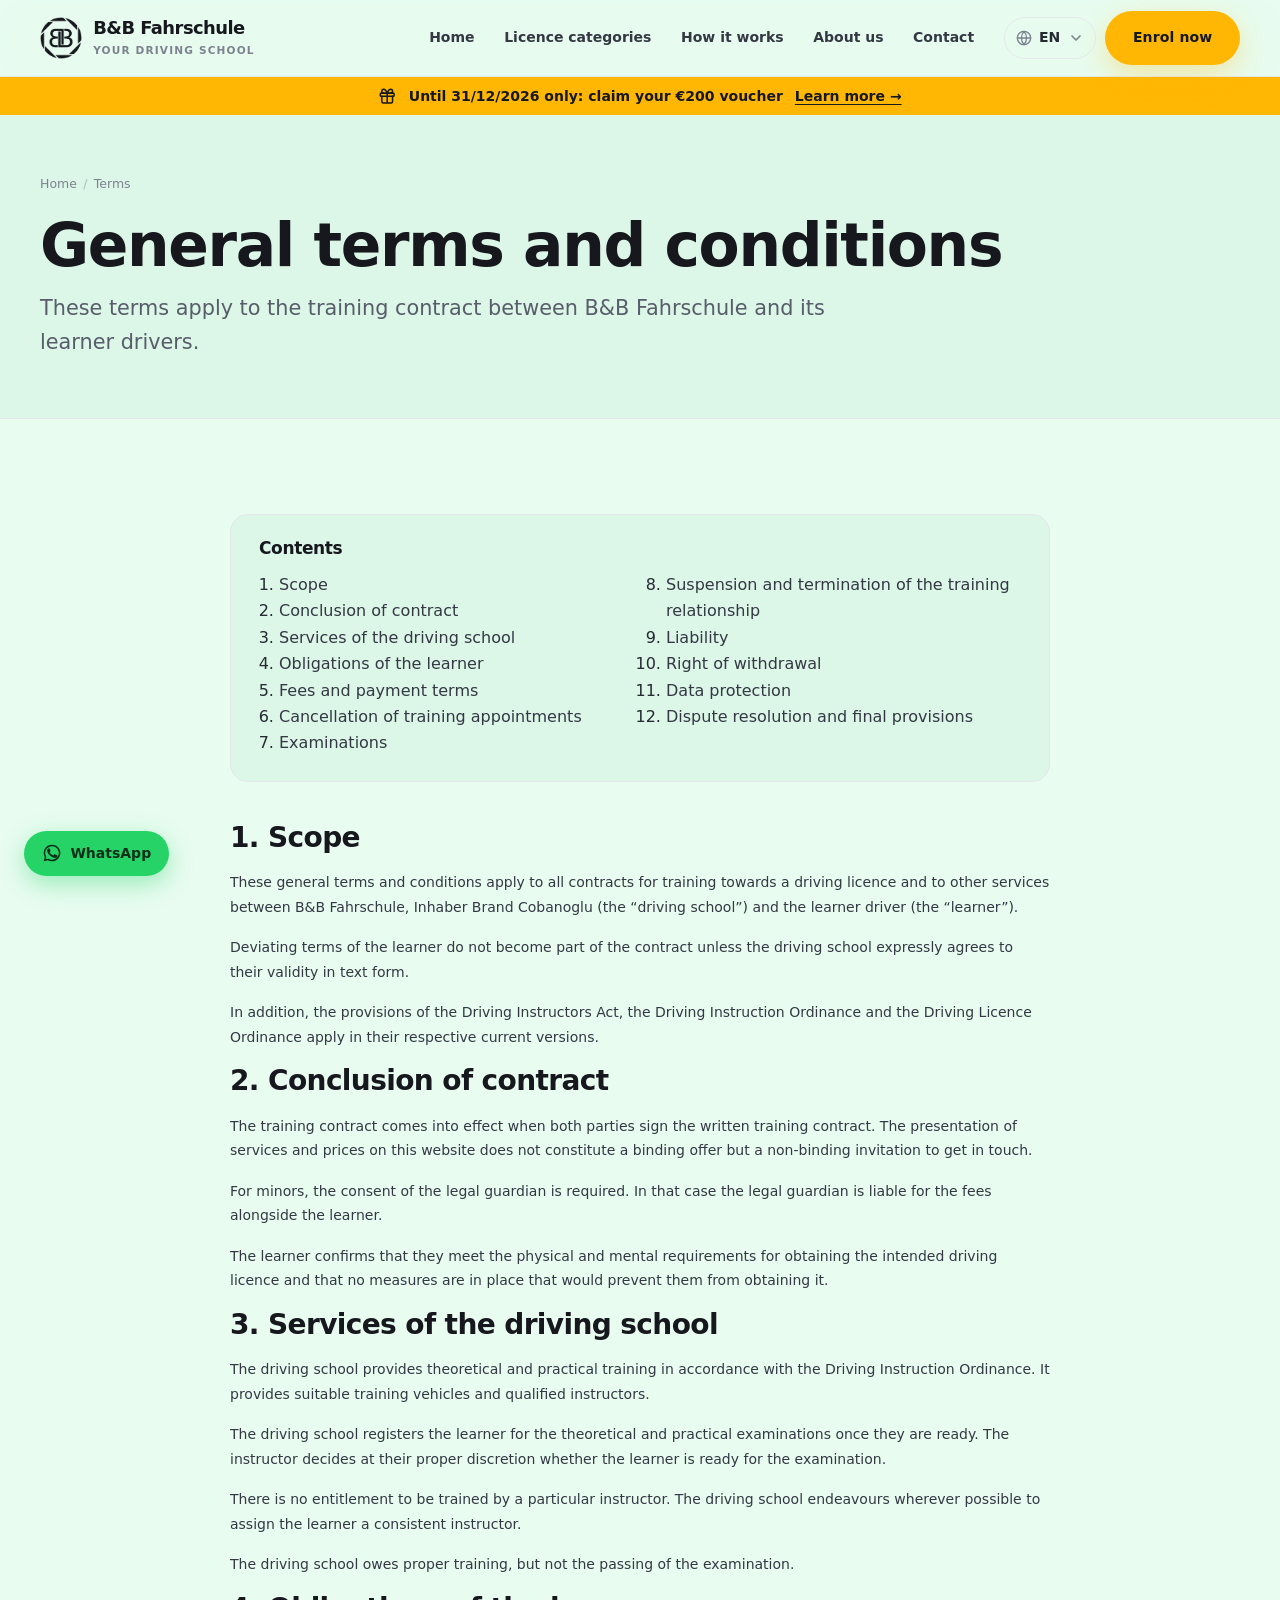
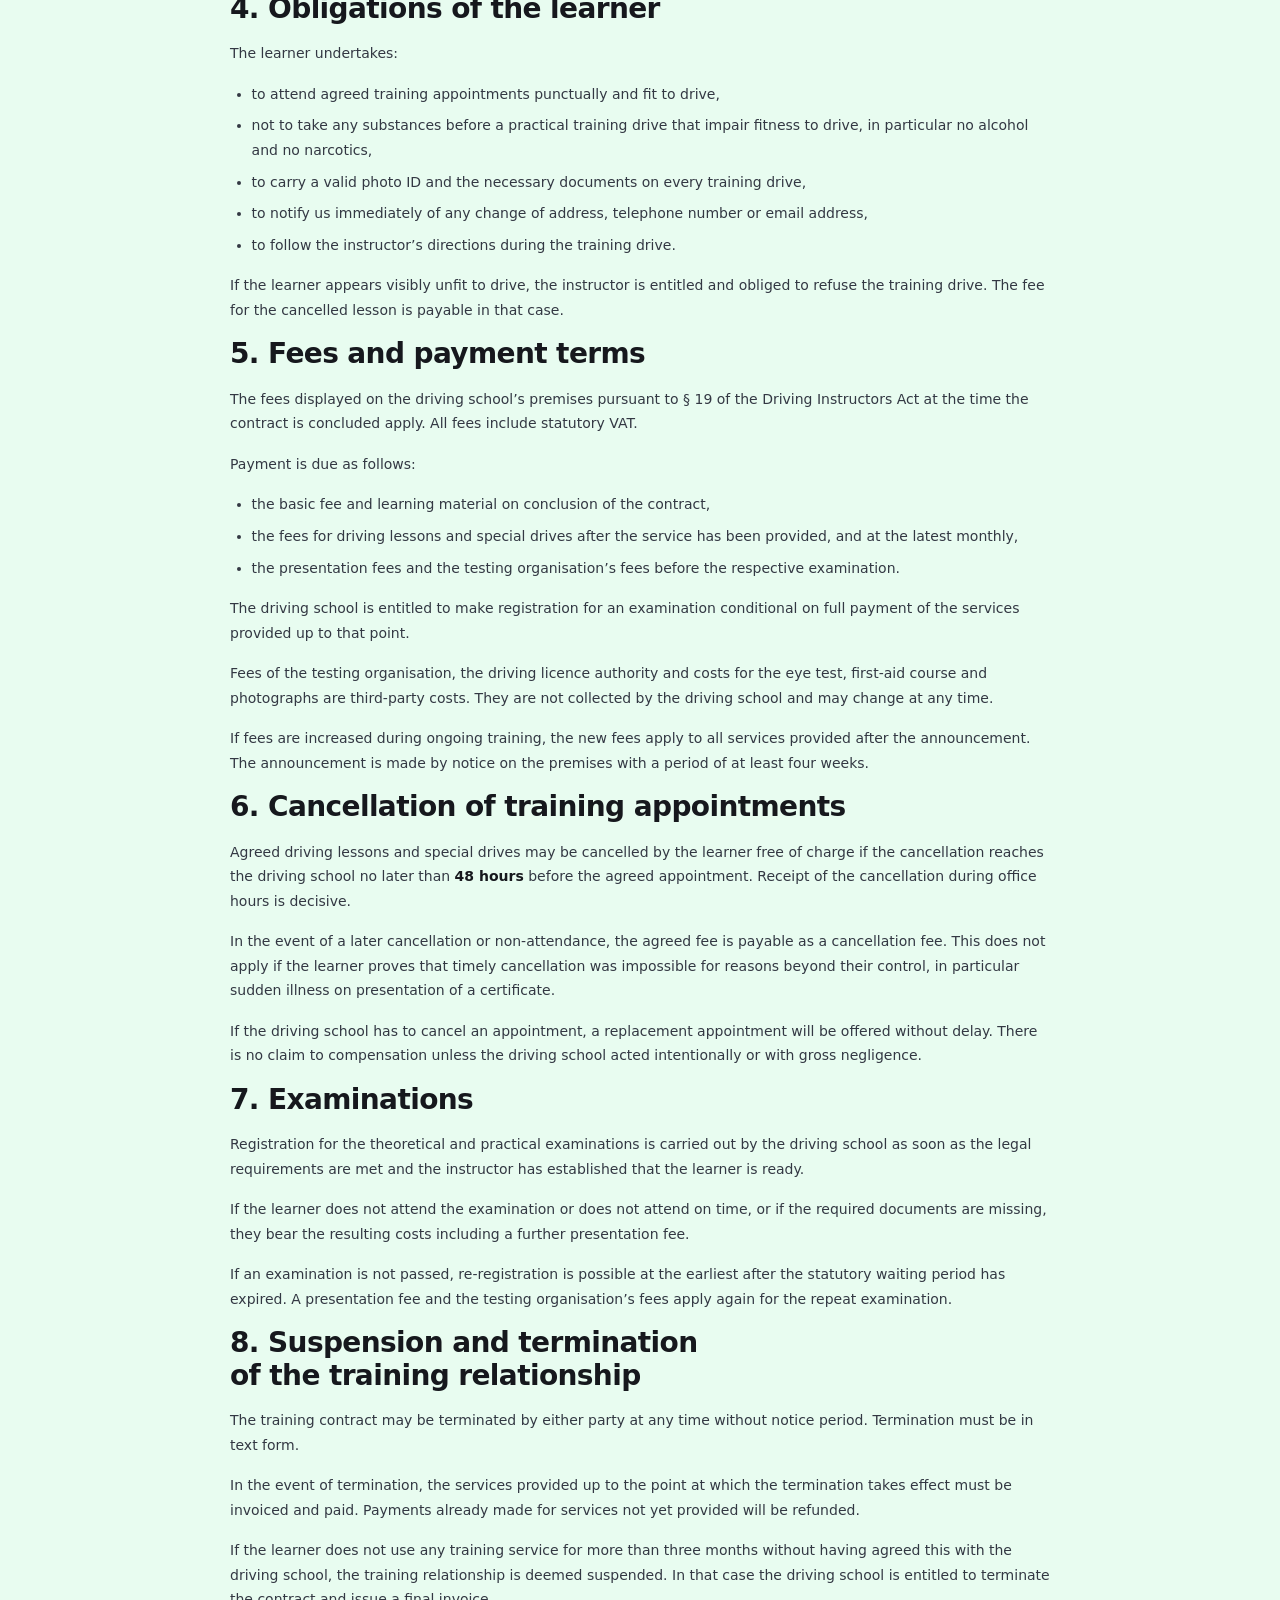
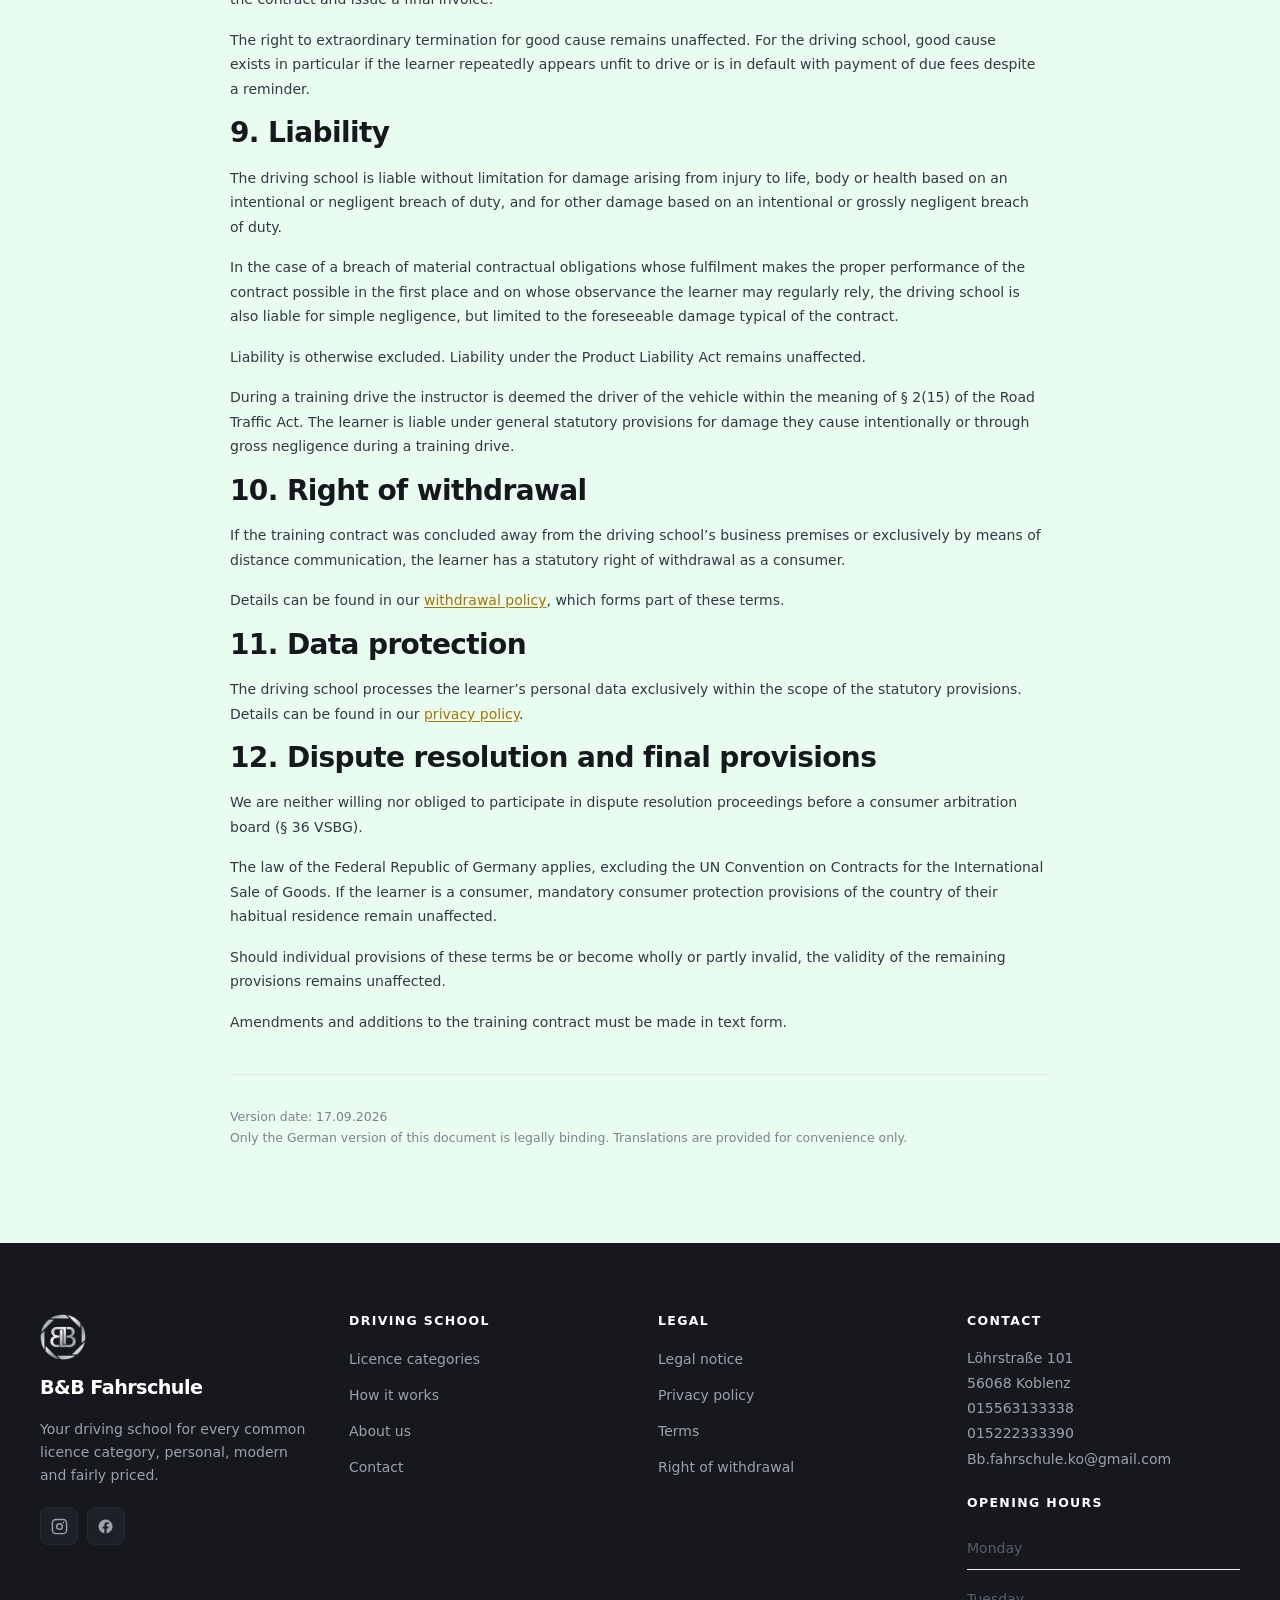
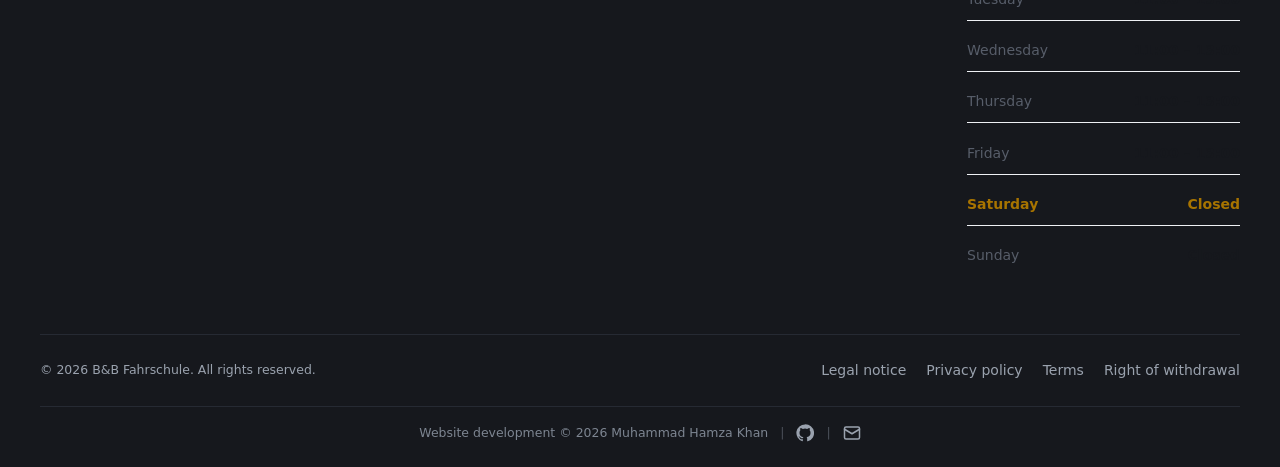
<file: agb.html>
<!DOCTYPE html>
<html lang="de" dir="ltr" data-base="" data-title-key="legal.agb.metaTitle" data-desc-key="legal.agb.metaDesc">
<head>
  <meta charset="utf-8">
  <meta name="viewport" content="width=device-width, initial-scale=1, viewport-fit=cover">
  <title data-i18n="legal.agb.metaTitle">B&amp;B Fahrschule</title>
  <meta name="description" content="">
  <meta name="theme-color" content="#16181D">
  <meta name="robots" content="index, follow">
  <link rel="canonical" href="agb.html">
  <link rel="alternate" hreflang="de" href="agb.html?lang=de">
  <link rel="alternate" hreflang="en" href="agb.html?lang=en">
  <link rel="alternate" hreflang="tr" href="agb.html?lang=tr">
  <link rel="alternate" hreflang="ar" href="agb.html?lang=ar">
  <link rel="alternate" hreflang="x-default" href="agb.html">
  <link rel="icon" href="assets/img/favicon-32.png" sizes="32x32">
  <link rel="icon" href="assets/img/favicon-192.png" sizes="192x192">
  <link rel="apple-touch-icon" href="assets/img/favicon-180.png">
  <meta property="og:type" content="website">
  <meta property="og:site_name" content="B&amp;B Fahrschule">
  <meta property="og:title" content="B&amp;B Fahrschule">
  <meta property="og:image" content="assets/img/favicon-512.png">
  <meta name="twitter:card" content="summary">
  <link rel="stylesheet" href="assets/css/main.css">
</head>
<body>
  <a class="skip-link" href="#main" data-i18n="a11y.skip">Zum Inhalt springen</a>

  <header class="header">
    <div class="wrap header__bar">
      <a class="brand" href="index.html">
        <img src="assets/img/logo-mark-dark.png" alt="" data-i18n-attr="alt:a11y.logo" width="42" height="42">
        <span>
          <span class="brand__name">B&amp;B Fahrschule</span>
          <span class="brand__sub" data-i18n="brand.tagline"></span>
        </span>
      </a>

      <nav class="nav" aria-label="Hauptnavigation">
        <a href="index.html" data-i18n="nav.home"></a>
        <a href="fuehrerscheinklassen.html" data-i18n="nav.classes"></a>
        <!-- PREISE DEAKTIVIERT: <a href="preise.html" data-i18n="nav.prices"></a> -->
        <a href="ablauf.html" data-i18n="nav.process"></a>
        <a href="ueber-uns.html" data-i18n="nav.about"></a>
        <a href="kontakt.html" data-i18n="nav.contact"></a>
      </nav>

      <div class="header__actions">
        <div class="lang">
          <button class="lang__btn" type="button" aria-haspopup="listbox" aria-expanded="false">
            <svg viewBox="0 0 24 24" fill="none" stroke="currentColor" stroke-width="2" stroke-linecap="round" stroke-linejoin="round"><circle cx="12" cy="12" r="10"/><path d="M2 12h20M12 2a15 15 0 0 1 0 20 15 15 0 0 1 0-20z"/></svg>
            <span data-lang-label>DE</span>
            <svg viewBox="0 0 24 24" fill="none" stroke="currentColor" stroke-width="2.5" stroke-linecap="round" stroke-linejoin="round"><polyline points="6 9 12 15 18 9"/></svg>
          </button>
          <div class="lang__menu" role="listbox" data-open="false"></div>
        </div>
        <a class="btn btn--primary" href="kontakt.html" data-i18n="cta.register"></a>
        <button class="burger" type="button" aria-expanded="false" aria-controls="mobilenav"
                data-i18n-attr="aria-label:nav.menu"><svg viewBox="0 0 24 24" fill="none" stroke="currentColor" stroke-width="2.2" stroke-linecap="round"><path d="M3 6h18M3 12h18M3 18h18"/></svg></button>
      </div>
    </div>
  </header>

  <div class="mobilenav" id="mobilenav" data-open="false">
      <a href="index.html"><span data-i18n="nav.home"></span><svg viewBox="0 0 24 24" fill="none" stroke="currentColor" stroke-width="2.5" stroke-linecap="round" stroke-linejoin="round"><polyline points="6 9 12 15 18 9"/></svg></a>
      <a href="fuehrerscheinklassen.html"><span data-i18n="nav.classes"></span><svg viewBox="0 0 24 24" fill="none" stroke="currentColor" stroke-width="2.5" stroke-linecap="round" stroke-linejoin="round"><polyline points="6 9 12 15 18 9"/></svg></a>
      <!-- PREISE DEAKTIVIERT: <a href="preise.html"><span data-i18n="nav.prices"></span><svg viewBox="0 0 24 24" fill="none" stroke="currentColor" stroke-width="2.5" stroke-linecap="round" stroke-linejoin="round"><polyline points="6 9 12 15 18 9"/></svg></a> -->
      <a href="ablauf.html"><span data-i18n="nav.process"></span><svg viewBox="0 0 24 24" fill="none" stroke="currentColor" stroke-width="2.5" stroke-linecap="round" stroke-linejoin="round"><polyline points="6 9 12 15 18 9"/></svg></a>
      <a href="ueber-uns.html"><span data-i18n="nav.about"></span><svg viewBox="0 0 24 24" fill="none" stroke="currentColor" stroke-width="2.5" stroke-linecap="round" stroke-linejoin="round"><polyline points="6 9 12 15 18 9"/></svg></a>
      <a href="kontakt.html"><span data-i18n="nav.contact"></span><svg viewBox="0 0 24 24" fill="none" stroke="currentColor" stroke-width="2.5" stroke-linecap="round" stroke-linejoin="round"><polyline points="6 9 12 15 18 9"/></svg></a>
      <a class="btn btn--primary btn--lg btn--block" href="kontakt.html" data-i18n="cta.register"></a>
      <div class="mobilenav__legal">
        <a href="impressum.html" data-i18n="nav.impressum"></a>
        <a href="datenschutz.html" data-i18n="nav.privacy"></a>
        <a href="agb.html" data-i18n="nav.terms"></a>
        <a href="widerruf.html" data-i18n="nav.withdrawal"></a>
      </div>
  </div>
  <main id="main">
  <section class="pagehead">
    <div class="wrap">
      <nav class="crumbs" aria-label="Breadcrumb">
        <a href="index.html" data-i18n="nav.home"></a>
        <span aria-hidden="true">/</span>
        <span data-i18n="nav.terms"></span>
      </nav>
      <h1 data-i18n="legal.agb.title"></h1>
      <p class="lead" data-i18n="legal.agb.lead"></p>
    </div>
  </section>

    <section class="section">
      <div class="wrap-narrow">
        <div class="legal__toc" data-legal-toc>
          <h2>Inhalt</h2>
          <ol></ol>
        </div>
        <div class="legal" data-legal="agb"></div>
        <p class="legal__updated">
          <span data-i18n="legal.updated"></span>: <time datetime="2026-09-17">17.09.2026</time><br>
          <span data-i18n="legal.bindingNote"></span>
        </p>
      </div>
    </section>
  </main>
  <footer class="footer">
    <div class="wrap">
      <div class="footer__grid">
        <div class="footer__brand">
          <img src="assets/img/logo-mark-silver.png" alt="" data-i18n-attr="alt:a11y.logo" width="46" height="46">
          <span class="brand__name">B&amp;B Fahrschule</span>
          <p data-i18n="footer.about"></p>
          <div class="social">
            <a data-social="instagram" href="#" target="_blank" rel="noopener noreferrer" aria-label="Instagram"><svg viewBox="0 0 24 24" fill="none" stroke="currentColor" stroke-width="2"><rect x="2" y="2" width="20" height="20" rx="5"/><circle cx="12" cy="12" r="4"/><circle cx="17.5" cy="6.5" r="1.2" fill="currentColor" stroke="none"/></svg></a>
            <a data-social="facebook" href="#" target="_blank" rel="noopener noreferrer" aria-label="Facebook"><svg viewBox="0 0 24 24" fill="currentColor"><path d="M22 12a10 10 0 1 0-11.6 9.9v-7H7.9V12h2.5V9.8c0-2.5 1.5-3.9 3.8-3.9 1.1 0 2.2.2 2.2.2v2.5h-1.3c-1.2 0-1.6.8-1.6 1.6V12h2.8l-.4 2.9h-2.4v7A10 10 0 0 0 22 12z"/></svg></a>
            <a data-social="tiktok" href="#" target="_blank" rel="noopener noreferrer" aria-label="TikTok"><svg viewBox="0 0 24 24" fill="currentColor"><path d="M16.6 5.8a4.8 4.8 0 0 1-1.1-3.1h-3.2v12.9a2.5 2.5 0 1 1-1.8-2.4V9.8a5.8 5.8 0 1 0 5 5.7V9.3a8 8 0 0 0 4.6 1.5V7.6a4.8 4.8 0 0 1-3.5-1.8z"/></svg></a>
            <a data-social="youtube" href="#" target="_blank" rel="noopener noreferrer" aria-label="YouTube"><svg viewBox="0 0 24 24" fill="currentColor"><path d="M23 12s0-3.2-.4-4.7a2.5 2.5 0 0 0-1.7-1.8C19.3 5 12 5 12 5s-7.3 0-8.9.5a2.5 2.5 0 0 0-1.7 1.8C1 8.8 1 12 1 12s0 3.2.4 4.7a2.5 2.5 0 0 0 1.7 1.8C4.7 19 12 19 12 19s7.3 0 8.9-.5a2.5 2.5 0 0 0 1.7-1.8C23 15.2 23 12 23 12zM9.8 15.3V8.7l6 3.3z"/></svg></a>
          </div>
        </div>

        <nav aria-labelledby="f-nav">
          <h5 id="f-nav" data-i18n="footer.navTitle"></h5>
          <ul>
          <li><a href="fuehrerscheinklassen.html" data-i18n="nav.classes"></a></li>
          <!-- PREISE DEAKTIVIERT: <li><a href="preise.html" data-i18n="nav.prices"></a></li> -->
          <li><a href="ablauf.html" data-i18n="nav.process"></a></li>
          <li><a href="ueber-uns.html" data-i18n="nav.about"></a></li>
          <li><a href="kontakt.html" data-i18n="nav.contact"></a></li>
          </ul>
        </nav>

        <nav aria-labelledby="f-legal">
          <h5 id="f-legal" data-i18n="footer.legalTitle"></h5>
          <ul>
          <li><a href="impressum.html" data-i18n="nav.impressum"></a></li>
          <li><a href="datenschutz.html" data-i18n="nav.privacy"></a></li>
          <li><a href="agb.html" data-i18n="nav.terms"></a></li>
          <li><a href="widerruf.html" data-i18n="nav.withdrawal"></a></li>
          </ul>
        </nav>

        <div>
          <h5 data-i18n="footer.contactTitle"></h5>
          <address>
            <span data-bb="business.street"></span><br>
            <span data-bb="business.zip"></span> <span data-bb="business.city"></span><br>
            <a data-bb-href-tel="business.phone" href="#"><span data-bb="business.phone"></span></a><br>
            <a data-bb-href-tel="business.mobile" href="#"><span data-bb="business.mobile"></span></a><br>
            <a data-bb-href-mailto="business.email" href="#"><span data-bb="business.email"></span></a>
          </address>
          <h5 style="margin-block-start:1.5rem" data-i18n="hours.title"></h5>
          <ul class="hours" data-hours style="color:#9AA2AE"></ul>
        </div>
      </div>

      <div class="footer__bar">
        <p>&copy; <span data-year></span> B&amp;B Fahrschule. <span data-i18n="footer.rights"></span></p>
        <nav aria-label="Rechtliches">
          <a href="impressum.html" data-i18n="nav.impressum"></a>
          <a href="datenschutz.html" data-i18n="nav.privacy"></a>
          <a href="agb.html" data-i18n="nav.terms"></a>
          <a href="widerruf.html" data-i18n="nav.withdrawal"></a>
        </nav>
      </div>
      <div class="footer__credit">
        <span><span data-i18n="footer.devCredit"></span> &copy; <span data-year></span> Muhammad Hamza Khan</span>
        <span class="footer__credit-sep" aria-hidden="true">|</span>
        <a href="https://github.com/hamzanaeemm" target="_blank" rel="noopener" aria-label="GitHub"><svg viewBox="0 0 24 24" fill="currentColor" aria-hidden="true"><path d="M12 .5a11.5 11.5 0 0 0-3.64 22.41c.58.1.79-.25.79-.56v-2c-3.2.7-3.88-1.37-3.88-1.37-.52-1.33-1.28-1.69-1.28-1.69-1.04-.71.08-.7.08-.7 1.15.08 1.76 1.19 1.76 1.19 1.03 1.76 2.69 1.25 3.35.96.1-.75.4-1.25.73-1.54-2.56-.29-5.25-1.28-5.25-5.69 0-1.26.45-2.29 1.19-3.1-.12-.29-.52-1.46.11-3.05 0 0 .97-.31 3.17 1.18a11 11 0 0 1 5.77 0c2.2-1.49 3.17-1.18 3.17-1.18.63 1.59.23 2.76.11 3.05.74.81 1.19 1.84 1.19 3.1 0 4.42-2.7 5.4-5.27 5.68.41.36.78 1.06.78 2.14v3.17c0 .31.21.67.8.56A11.5 11.5 0 0 0 12 .5z"/></svg></a>
        <span class="footer__credit-sep" aria-hidden="true">|</span>
        <a href="mailto:hamzak63710@gmail.com" aria-label="E-Mail"><svg viewBox="0 0 24 24" fill="none" stroke="currentColor" stroke-width="2" stroke-linecap="round" stroke-linejoin="round" aria-hidden="true"><rect x="2" y="4" width="20" height="16" rx="2"/><path d="m22 7-10 6L2 7"/></svg></a>
      </div>
    </div>
  </footer>

  <button class="totop" type="button" data-i18n-attr="aria-label:a11y.toTop"><svg viewBox="0 0 24 24" fill="none" stroke="currentColor" stroke-width="2.5" stroke-linecap="round" stroke-linejoin="round"><path d="M12 19V5M5 12l7-7 7 7"/></svg></button>
  <a class="wa" data-wa href="#" target="_blank" rel="noopener noreferrer"><svg viewBox="0 0 24 24" fill="currentColor"><path d="M17.5 14.4c-.3-.2-1.7-.9-2-1-.3-.1-.5-.2-.7.1s-.7 1-.9 1.2c-.2.2-.3.2-.6.1a8 8 0 0 1-2.4-1.5 9 9 0 0 1-1.6-2c-.2-.3 0-.5.1-.6l.5-.5.3-.5v-.5l-.9-2.2c-.2-.6-.5-.5-.7-.5h-.6c-.2 0-.5.1-.8.4-.3.3-1 1-1 2.5s1.1 2.9 1.2 3.1c.2.2 2.2 3.3 5.3 4.6l1.7.6c.7.2 1.4.2 1.9.1.6-.1 1.7-.7 2-1.4.2-.7.2-1.3.2-1.4l-.5-.3zM12 2a10 10 0 0 0-8.6 15L2 22l5.1-1.3A10 10 0 1 0 12 2zm0 18.2c-1.5 0-3-.4-4.3-1.2l-.3-.2-3 .8.8-3-.2-.3A8.2 8.2 0 1 1 12 20.2z"/></svg><span>WhatsApp</span></a>

  <div class="cookie" data-open="false" role="dialog" aria-live="polite">
    <h4 data-i18n="cookie.title"></h4>
    <p data-i18n="cookie.text"></p>
    <div class="cookie__btns">
      <button class="btn btn--primary" type="button" data-consent="all" data-i18n="cookie.accept"></button>
      <button class="btn btn--ghost" type="button" data-consent="essential" data-i18n="cookie.decline"></button>
    </div>
  </div>

  <script src="assets/js/config.js"></script>
  <script src="assets/js/i18n.js"></script>
  <script src="assets/js/app.js"></script>
</body>
</html>
</file>
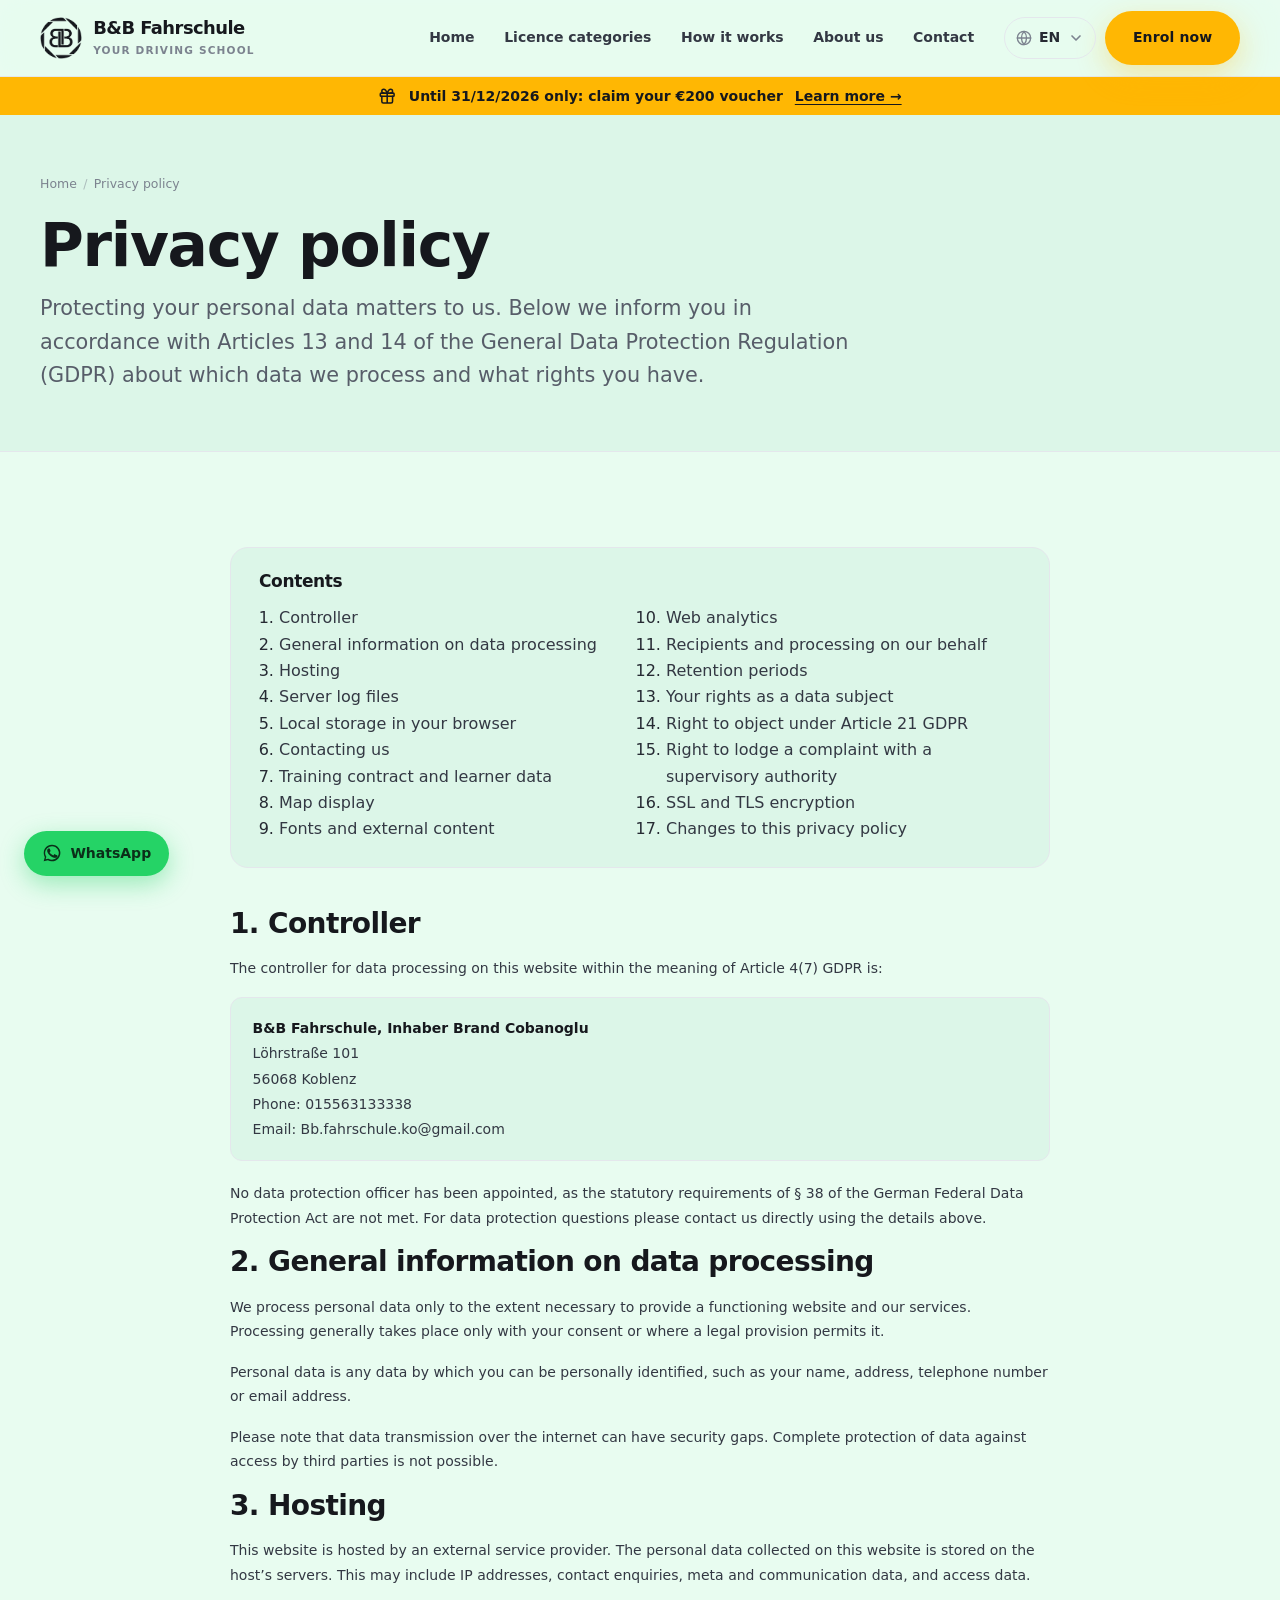
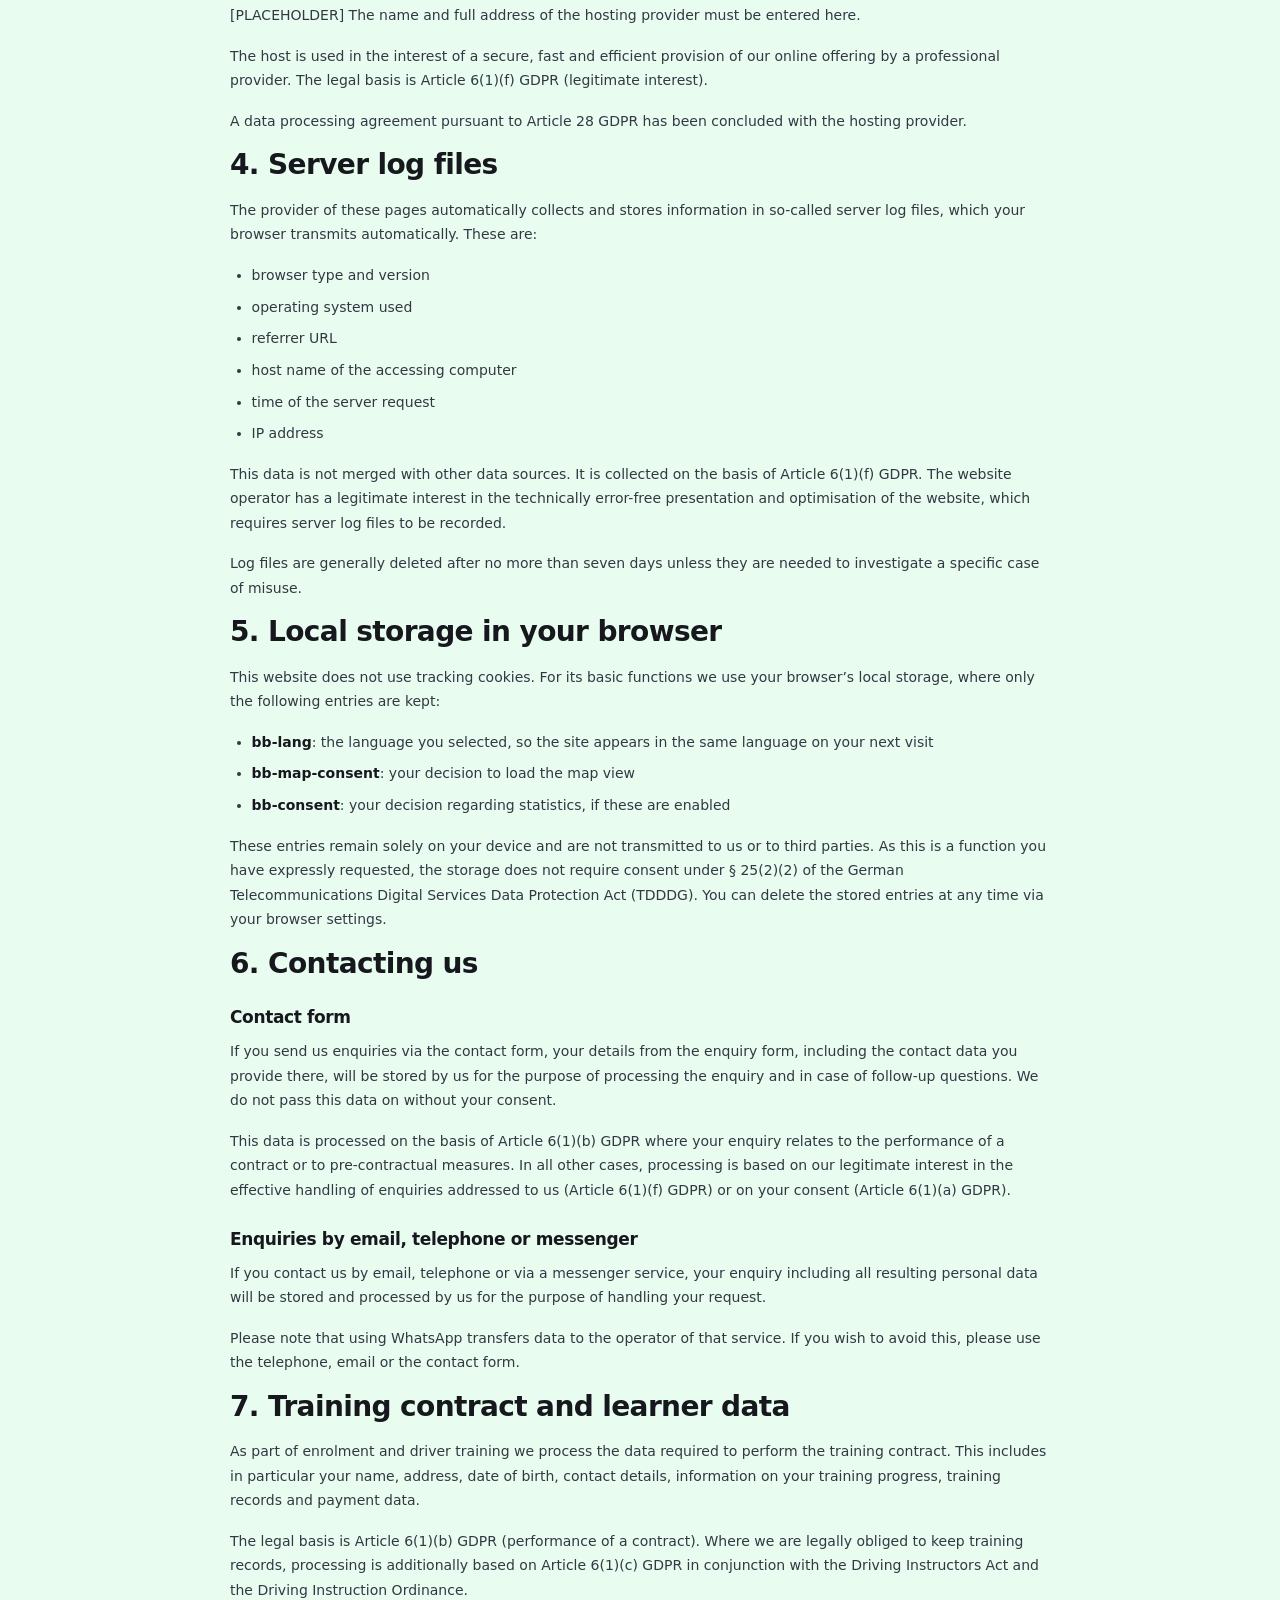
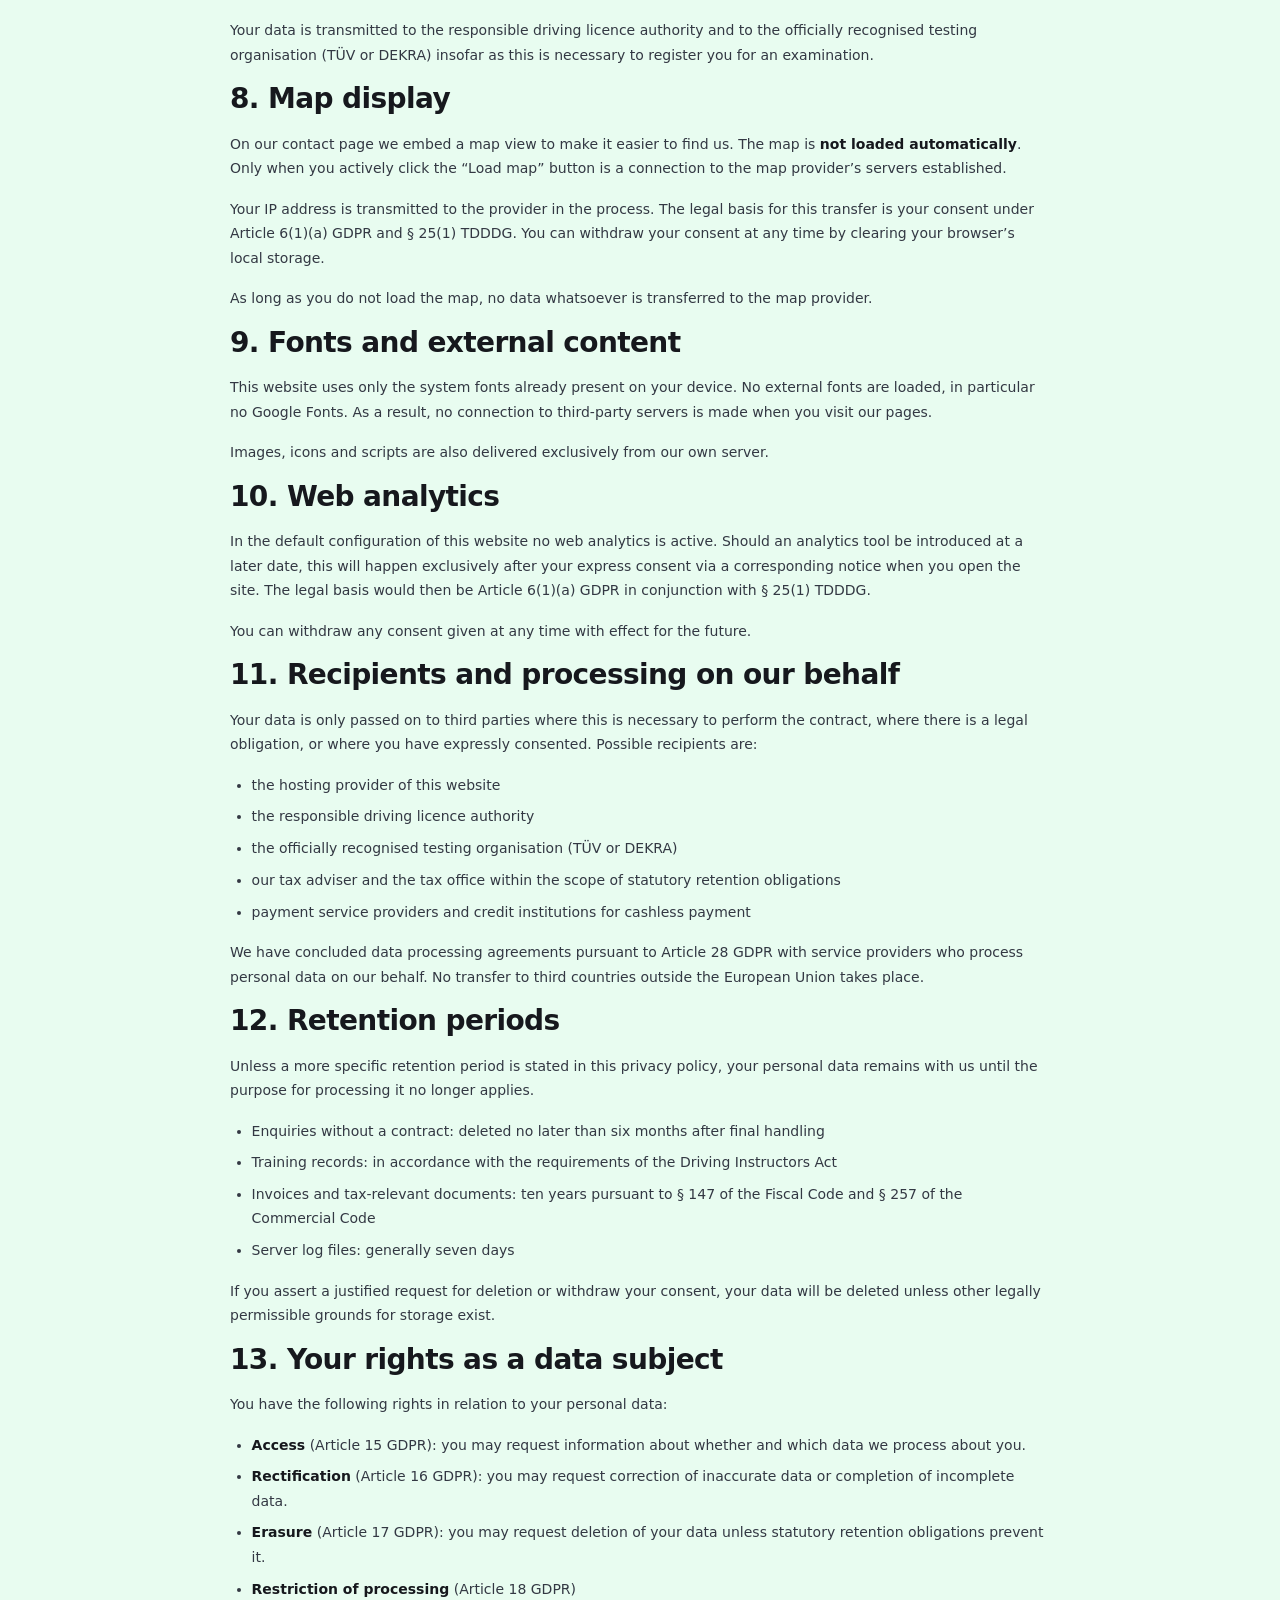
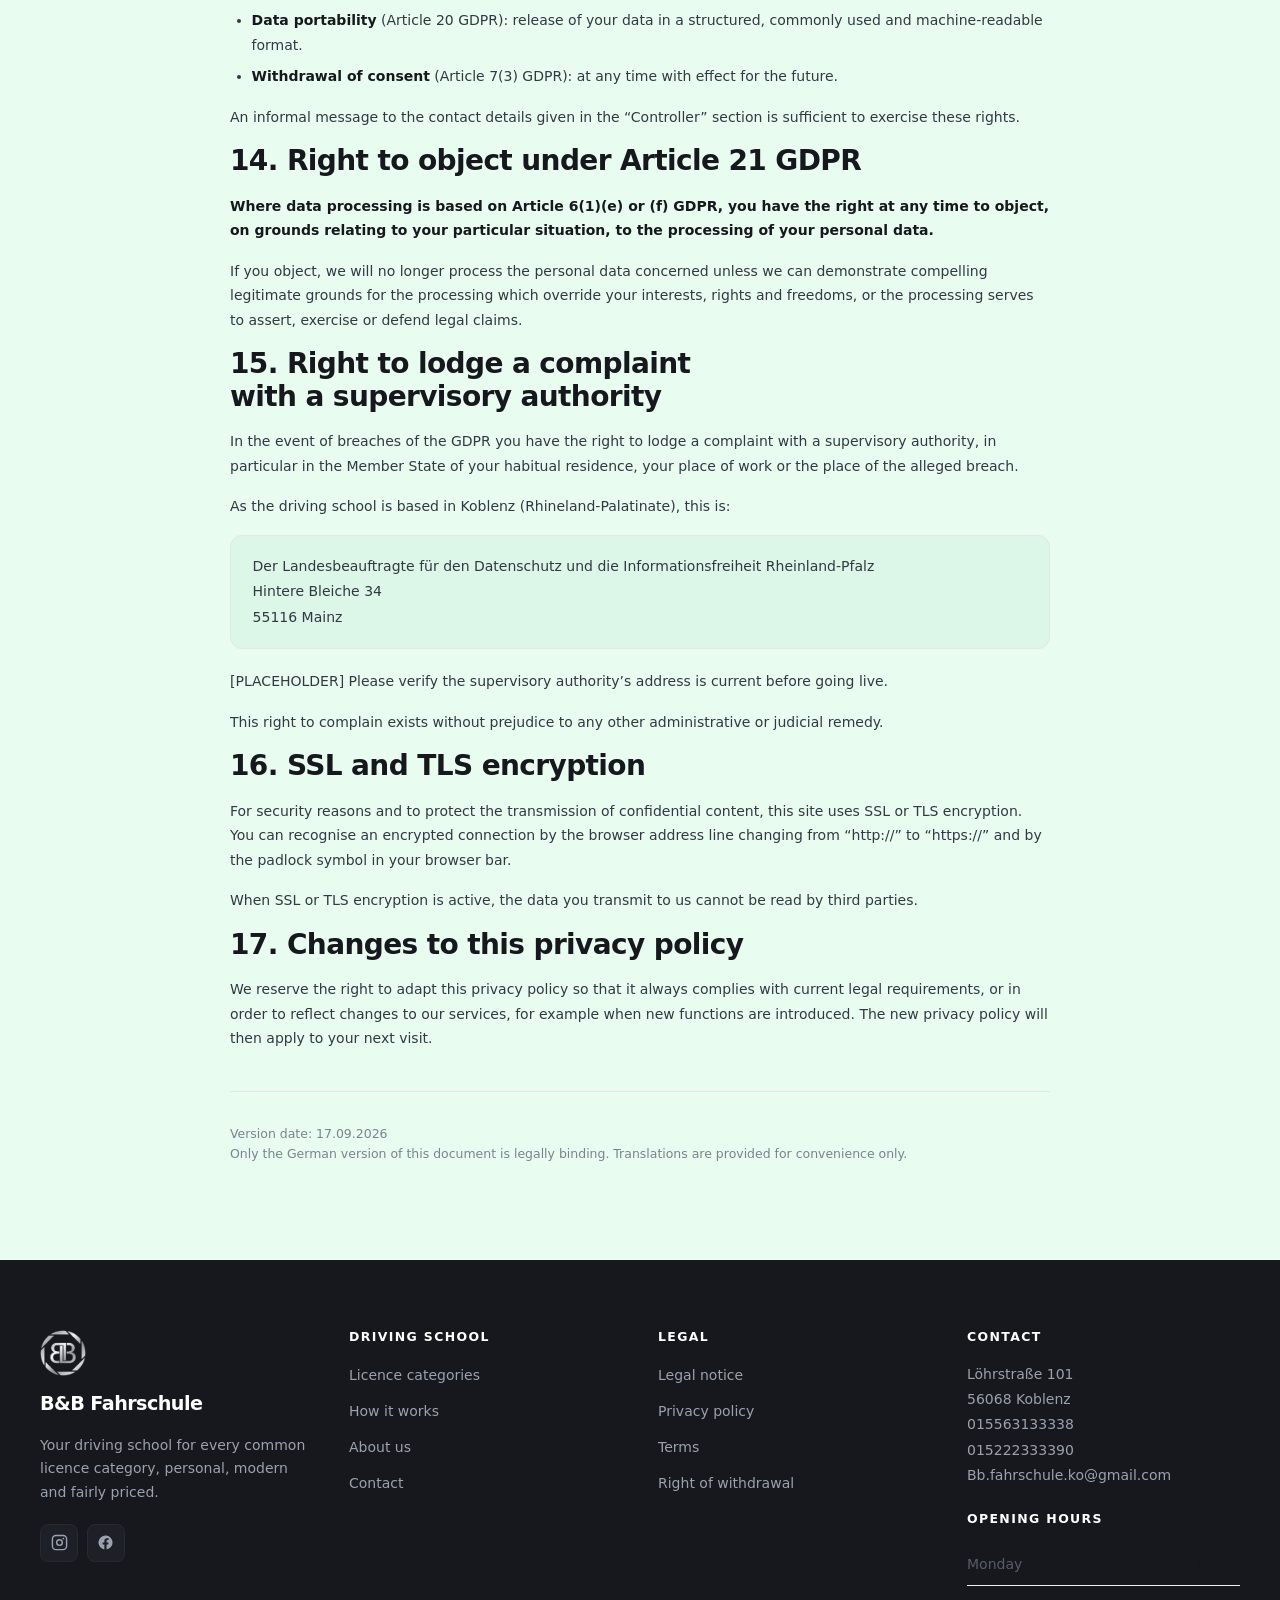
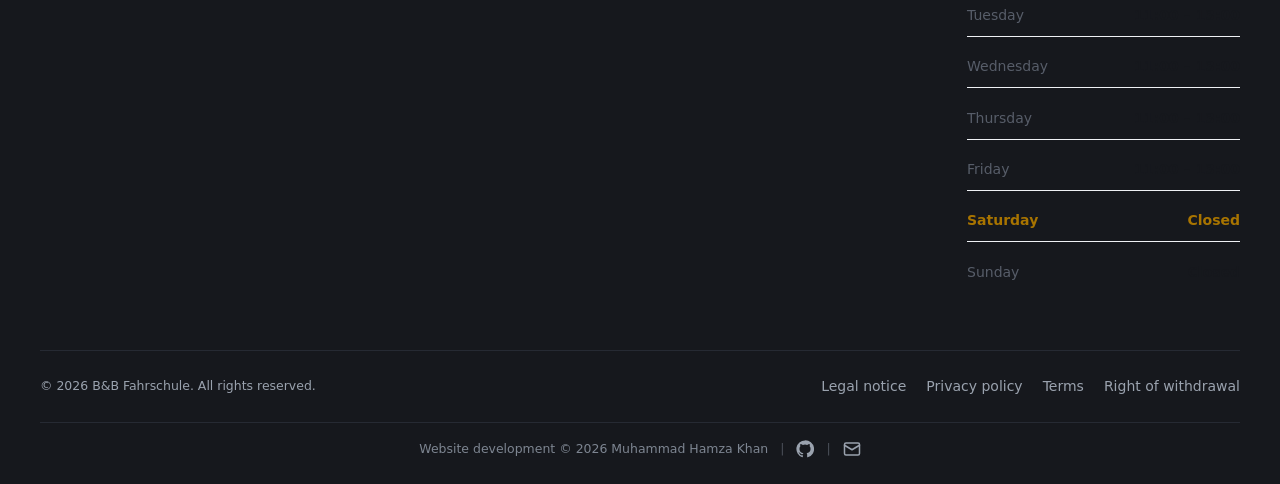
<file: datenschutz.html>
<!DOCTYPE html>
<html lang="de" dir="ltr" data-base="" data-title-key="legal.datenschutz.metaTitle" data-desc-key="legal.datenschutz.metaDesc">
<head>
  <meta charset="utf-8">
  <meta name="viewport" content="width=device-width, initial-scale=1, viewport-fit=cover">
  <title data-i18n="legal.datenschutz.metaTitle">B&amp;B Fahrschule</title>
  <meta name="description" content="">
  <meta name="theme-color" content="#16181D">
  <meta name="robots" content="index, follow">
  <link rel="canonical" href="datenschutz.html">
  <link rel="alternate" hreflang="de" href="datenschutz.html?lang=de">
  <link rel="alternate" hreflang="en" href="datenschutz.html?lang=en">
  <link rel="alternate" hreflang="tr" href="datenschutz.html?lang=tr">
  <link rel="alternate" hreflang="ar" href="datenschutz.html?lang=ar">
  <link rel="alternate" hreflang="x-default" href="datenschutz.html">
  <link rel="icon" href="assets/img/favicon-32.png" sizes="32x32">
  <link rel="icon" href="assets/img/favicon-192.png" sizes="192x192">
  <link rel="apple-touch-icon" href="assets/img/favicon-180.png">
  <meta property="og:type" content="website">
  <meta property="og:site_name" content="B&amp;B Fahrschule">
  <meta property="og:title" content="B&amp;B Fahrschule">
  <meta property="og:image" content="assets/img/favicon-512.png">
  <meta name="twitter:card" content="summary">
  <link rel="stylesheet" href="assets/css/main.css">
</head>
<body>
  <a class="skip-link" href="#main" data-i18n="a11y.skip">Zum Inhalt springen</a>

  <header class="header">
    <div class="wrap header__bar">
      <a class="brand" href="index.html">
        <img src="assets/img/logo-mark-dark.png" alt="" data-i18n-attr="alt:a11y.logo" width="42" height="42">
        <span>
          <span class="brand__name">B&amp;B Fahrschule</span>
          <span class="brand__sub" data-i18n="brand.tagline"></span>
        </span>
      </a>

      <nav class="nav" aria-label="Hauptnavigation">
        <a href="index.html" data-i18n="nav.home"></a>
        <a href="fuehrerscheinklassen.html" data-i18n="nav.classes"></a>
        <!-- PREISE DEAKTIVIERT: <a href="preise.html" data-i18n="nav.prices"></a> -->
        <a href="ablauf.html" data-i18n="nav.process"></a>
        <a href="ueber-uns.html" data-i18n="nav.about"></a>
        <a href="kontakt.html" data-i18n="nav.contact"></a>
      </nav>

      <div class="header__actions">
        <div class="lang">
          <button class="lang__btn" type="button" aria-haspopup="listbox" aria-expanded="false">
            <svg viewBox="0 0 24 24" fill="none" stroke="currentColor" stroke-width="2" stroke-linecap="round" stroke-linejoin="round"><circle cx="12" cy="12" r="10"/><path d="M2 12h20M12 2a15 15 0 0 1 0 20 15 15 0 0 1 0-20z"/></svg>
            <span data-lang-label>DE</span>
            <svg viewBox="0 0 24 24" fill="none" stroke="currentColor" stroke-width="2.5" stroke-linecap="round" stroke-linejoin="round"><polyline points="6 9 12 15 18 9"/></svg>
          </button>
          <div class="lang__menu" role="listbox" data-open="false"></div>
        </div>
        <a class="btn btn--primary" href="kontakt.html" data-i18n="cta.register"></a>
        <button class="burger" type="button" aria-expanded="false" aria-controls="mobilenav"
                data-i18n-attr="aria-label:nav.menu"><svg viewBox="0 0 24 24" fill="none" stroke="currentColor" stroke-width="2.2" stroke-linecap="round"><path d="M3 6h18M3 12h18M3 18h18"/></svg></button>
      </div>
    </div>
  </header>

  <div class="mobilenav" id="mobilenav" data-open="false">
      <a href="index.html"><span data-i18n="nav.home"></span><svg viewBox="0 0 24 24" fill="none" stroke="currentColor" stroke-width="2.5" stroke-linecap="round" stroke-linejoin="round"><polyline points="6 9 12 15 18 9"/></svg></a>
      <a href="fuehrerscheinklassen.html"><span data-i18n="nav.classes"></span><svg viewBox="0 0 24 24" fill="none" stroke="currentColor" stroke-width="2.5" stroke-linecap="round" stroke-linejoin="round"><polyline points="6 9 12 15 18 9"/></svg></a>
      <!-- PREISE DEAKTIVIERT: <a href="preise.html"><span data-i18n="nav.prices"></span><svg viewBox="0 0 24 24" fill="none" stroke="currentColor" stroke-width="2.5" stroke-linecap="round" stroke-linejoin="round"><polyline points="6 9 12 15 18 9"/></svg></a> -->
      <a href="ablauf.html"><span data-i18n="nav.process"></span><svg viewBox="0 0 24 24" fill="none" stroke="currentColor" stroke-width="2.5" stroke-linecap="round" stroke-linejoin="round"><polyline points="6 9 12 15 18 9"/></svg></a>
      <a href="ueber-uns.html"><span data-i18n="nav.about"></span><svg viewBox="0 0 24 24" fill="none" stroke="currentColor" stroke-width="2.5" stroke-linecap="round" stroke-linejoin="round"><polyline points="6 9 12 15 18 9"/></svg></a>
      <a href="kontakt.html"><span data-i18n="nav.contact"></span><svg viewBox="0 0 24 24" fill="none" stroke="currentColor" stroke-width="2.5" stroke-linecap="round" stroke-linejoin="round"><polyline points="6 9 12 15 18 9"/></svg></a>
      <a class="btn btn--primary btn--lg btn--block" href="kontakt.html" data-i18n="cta.register"></a>
      <div class="mobilenav__legal">
        <a href="impressum.html" data-i18n="nav.impressum"></a>
        <a href="datenschutz.html" data-i18n="nav.privacy"></a>
        <a href="agb.html" data-i18n="nav.terms"></a>
        <a href="widerruf.html" data-i18n="nav.withdrawal"></a>
      </div>
  </div>
  <main id="main">
  <section class="pagehead">
    <div class="wrap">
      <nav class="crumbs" aria-label="Breadcrumb">
        <a href="index.html" data-i18n="nav.home"></a>
        <span aria-hidden="true">/</span>
        <span data-i18n="nav.privacy"></span>
      </nav>
      <h1 data-i18n="legal.datenschutz.title"></h1>
      <p class="lead" data-i18n="legal.datenschutz.lead"></p>
    </div>
  </section>

    <section class="section">
      <div class="wrap-narrow">
        <div class="legal__toc" data-legal-toc>
          <h2>Inhalt</h2>
          <ol></ol>
        </div>
        <div class="legal" data-legal="datenschutz"></div>
        <p class="legal__updated">
          <span data-i18n="legal.updated"></span>: <time datetime="2026-09-17">17.09.2026</time><br>
          <span data-i18n="legal.bindingNote"></span>
        </p>
      </div>
    </section>
  </main>
  <footer class="footer">
    <div class="wrap">
      <div class="footer__grid">
        <div class="footer__brand">
          <img src="assets/img/logo-mark-silver.png" alt="" data-i18n-attr="alt:a11y.logo" width="46" height="46">
          <span class="brand__name">B&amp;B Fahrschule</span>
          <p data-i18n="footer.about"></p>
          <div class="social">
            <a data-social="instagram" href="#" target="_blank" rel="noopener noreferrer" aria-label="Instagram"><svg viewBox="0 0 24 24" fill="none" stroke="currentColor" stroke-width="2"><rect x="2" y="2" width="20" height="20" rx="5"/><circle cx="12" cy="12" r="4"/><circle cx="17.5" cy="6.5" r="1.2" fill="currentColor" stroke="none"/></svg></a>
            <a data-social="facebook" href="#" target="_blank" rel="noopener noreferrer" aria-label="Facebook"><svg viewBox="0 0 24 24" fill="currentColor"><path d="M22 12a10 10 0 1 0-11.6 9.9v-7H7.9V12h2.5V9.8c0-2.5 1.5-3.9 3.8-3.9 1.1 0 2.2.2 2.2.2v2.5h-1.3c-1.2 0-1.6.8-1.6 1.6V12h2.8l-.4 2.9h-2.4v7A10 10 0 0 0 22 12z"/></svg></a>
            <a data-social="tiktok" href="#" target="_blank" rel="noopener noreferrer" aria-label="TikTok"><svg viewBox="0 0 24 24" fill="currentColor"><path d="M16.6 5.8a4.8 4.8 0 0 1-1.1-3.1h-3.2v12.9a2.5 2.5 0 1 1-1.8-2.4V9.8a5.8 5.8 0 1 0 5 5.7V9.3a8 8 0 0 0 4.6 1.5V7.6a4.8 4.8 0 0 1-3.5-1.8z"/></svg></a>
            <a data-social="youtube" href="#" target="_blank" rel="noopener noreferrer" aria-label="YouTube"><svg viewBox="0 0 24 24" fill="currentColor"><path d="M23 12s0-3.2-.4-4.7a2.5 2.5 0 0 0-1.7-1.8C19.3 5 12 5 12 5s-7.3 0-8.9.5a2.5 2.5 0 0 0-1.7 1.8C1 8.8 1 12 1 12s0 3.2.4 4.7a2.5 2.5 0 0 0 1.7 1.8C4.7 19 12 19 12 19s7.3 0 8.9-.5a2.5 2.5 0 0 0 1.7-1.8C23 15.2 23 12 23 12zM9.8 15.3V8.7l6 3.3z"/></svg></a>
          </div>
        </div>

        <nav aria-labelledby="f-nav">
          <h5 id="f-nav" data-i18n="footer.navTitle"></h5>
          <ul>
          <li><a href="fuehrerscheinklassen.html" data-i18n="nav.classes"></a></li>
          <!-- PREISE DEAKTIVIERT: <li><a href="preise.html" data-i18n="nav.prices"></a></li> -->
          <li><a href="ablauf.html" data-i18n="nav.process"></a></li>
          <li><a href="ueber-uns.html" data-i18n="nav.about"></a></li>
          <li><a href="kontakt.html" data-i18n="nav.contact"></a></li>
          </ul>
        </nav>

        <nav aria-labelledby="f-legal">
          <h5 id="f-legal" data-i18n="footer.legalTitle"></h5>
          <ul>
          <li><a href="impressum.html" data-i18n="nav.impressum"></a></li>
          <li><a href="datenschutz.html" data-i18n="nav.privacy"></a></li>
          <li><a href="agb.html" data-i18n="nav.terms"></a></li>
          <li><a href="widerruf.html" data-i18n="nav.withdrawal"></a></li>
          </ul>
        </nav>

        <div>
          <h5 data-i18n="footer.contactTitle"></h5>
          <address>
            <span data-bb="business.street"></span><br>
            <span data-bb="business.zip"></span> <span data-bb="business.city"></span><br>
            <a data-bb-href-tel="business.phone" href="#"><span data-bb="business.phone"></span></a><br>
            <a data-bb-href-tel="business.mobile" href="#"><span data-bb="business.mobile"></span></a><br>
            <a data-bb-href-mailto="business.email" href="#"><span data-bb="business.email"></span></a>
          </address>
          <h5 style="margin-block-start:1.5rem" data-i18n="hours.title"></h5>
          <ul class="hours" data-hours style="color:#9AA2AE"></ul>
        </div>
      </div>

      <div class="footer__bar">
        <p>&copy; <span data-year></span> B&amp;B Fahrschule. <span data-i18n="footer.rights"></span></p>
        <nav aria-label="Rechtliches">
          <a href="impressum.html" data-i18n="nav.impressum"></a>
          <a href="datenschutz.html" data-i18n="nav.privacy"></a>
          <a href="agb.html" data-i18n="nav.terms"></a>
          <a href="widerruf.html" data-i18n="nav.withdrawal"></a>
        </nav>
      </div>
      <div class="footer__credit">
        <span><span data-i18n="footer.devCredit"></span> &copy; <span data-year></span> Muhammad Hamza Khan</span>
        <span class="footer__credit-sep" aria-hidden="true">|</span>
        <a href="https://github.com/hamzanaeemm" target="_blank" rel="noopener" aria-label="GitHub"><svg viewBox="0 0 24 24" fill="currentColor" aria-hidden="true"><path d="M12 .5a11.5 11.5 0 0 0-3.64 22.41c.58.1.79-.25.79-.56v-2c-3.2.7-3.88-1.37-3.88-1.37-.52-1.33-1.28-1.69-1.28-1.69-1.04-.71.08-.7.08-.7 1.15.08 1.76 1.19 1.76 1.19 1.03 1.76 2.69 1.25 3.35.96.1-.75.4-1.25.73-1.54-2.56-.29-5.25-1.28-5.25-5.69 0-1.26.45-2.29 1.19-3.1-.12-.29-.52-1.46.11-3.05 0 0 .97-.31 3.17 1.18a11 11 0 0 1 5.77 0c2.2-1.49 3.17-1.18 3.17-1.18.63 1.59.23 2.76.11 3.05.74.81 1.19 1.84 1.19 3.1 0 4.42-2.7 5.4-5.27 5.68.41.36.78 1.06.78 2.14v3.17c0 .31.21.67.8.56A11.5 11.5 0 0 0 12 .5z"/></svg></a>
        <span class="footer__credit-sep" aria-hidden="true">|</span>
        <a href="mailto:hamzak63710@gmail.com" aria-label="E-Mail"><svg viewBox="0 0 24 24" fill="none" stroke="currentColor" stroke-width="2" stroke-linecap="round" stroke-linejoin="round" aria-hidden="true"><rect x="2" y="4" width="20" height="16" rx="2"/><path d="m22 7-10 6L2 7"/></svg></a>
      </div>
    </div>
  </footer>

  <button class="totop" type="button" data-i18n-attr="aria-label:a11y.toTop"><svg viewBox="0 0 24 24" fill="none" stroke="currentColor" stroke-width="2.5" stroke-linecap="round" stroke-linejoin="round"><path d="M12 19V5M5 12l7-7 7 7"/></svg></button>
  <a class="wa" data-wa href="#" target="_blank" rel="noopener noreferrer"><svg viewBox="0 0 24 24" fill="currentColor"><path d="M17.5 14.4c-.3-.2-1.7-.9-2-1-.3-.1-.5-.2-.7.1s-.7 1-.9 1.2c-.2.2-.3.2-.6.1a8 8 0 0 1-2.4-1.5 9 9 0 0 1-1.6-2c-.2-.3 0-.5.1-.6l.5-.5.3-.5v-.5l-.9-2.2c-.2-.6-.5-.5-.7-.5h-.6c-.2 0-.5.1-.8.4-.3.3-1 1-1 2.5s1.1 2.9 1.2 3.1c.2.2 2.2 3.3 5.3 4.6l1.7.6c.7.2 1.4.2 1.9.1.6-.1 1.7-.7 2-1.4.2-.7.2-1.3.2-1.4l-.5-.3zM12 2a10 10 0 0 0-8.6 15L2 22l5.1-1.3A10 10 0 1 0 12 2zm0 18.2c-1.5 0-3-.4-4.3-1.2l-.3-.2-3 .8.8-3-.2-.3A8.2 8.2 0 1 1 12 20.2z"/></svg><span>WhatsApp</span></a>

  <div class="cookie" data-open="false" role="dialog" aria-live="polite">
    <h4 data-i18n="cookie.title"></h4>
    <p data-i18n="cookie.text"></p>
    <div class="cookie__btns">
      <button class="btn btn--primary" type="button" data-consent="all" data-i18n="cookie.accept"></button>
      <button class="btn btn--ghost" type="button" data-consent="essential" data-i18n="cookie.decline"></button>
    </div>
  </div>

  <script src="assets/js/config.js"></script>
  <script src="assets/js/i18n.js"></script>
  <script src="assets/js/app.js"></script>
</body>
</html>
</file>
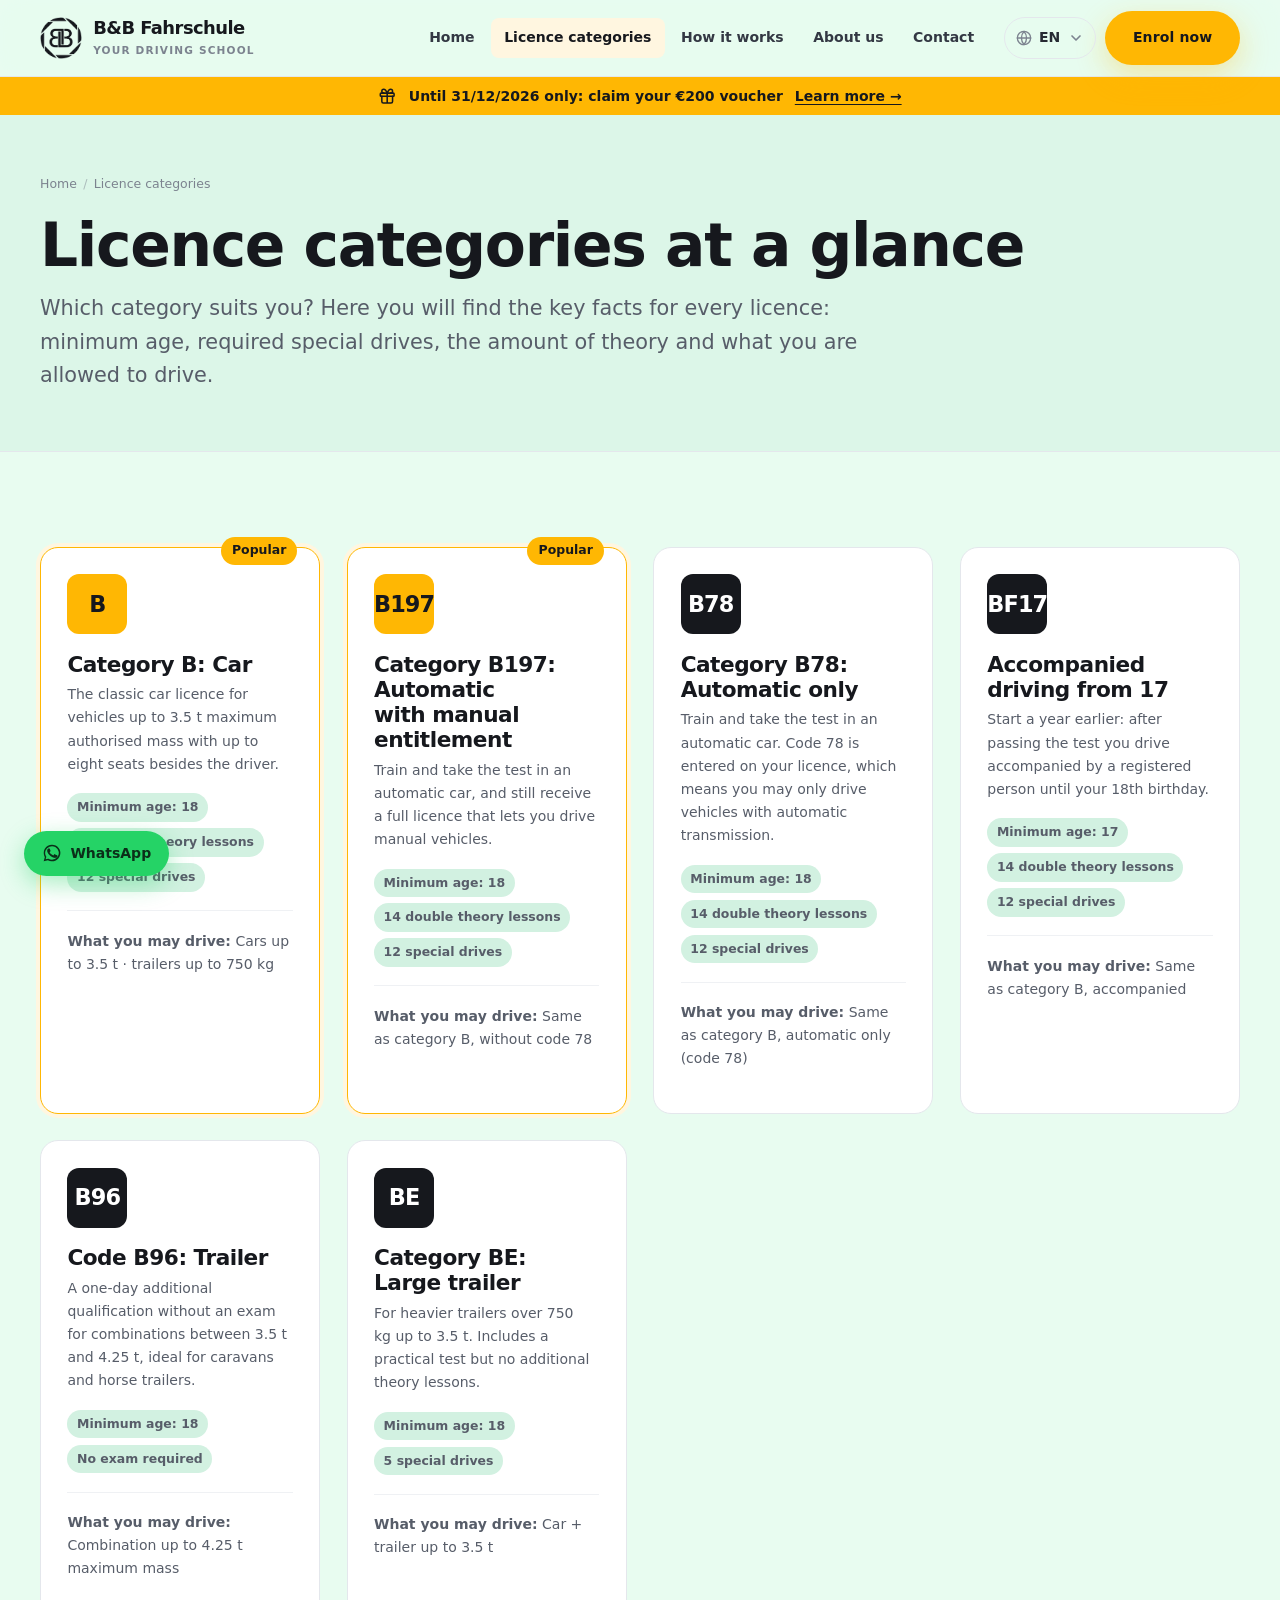
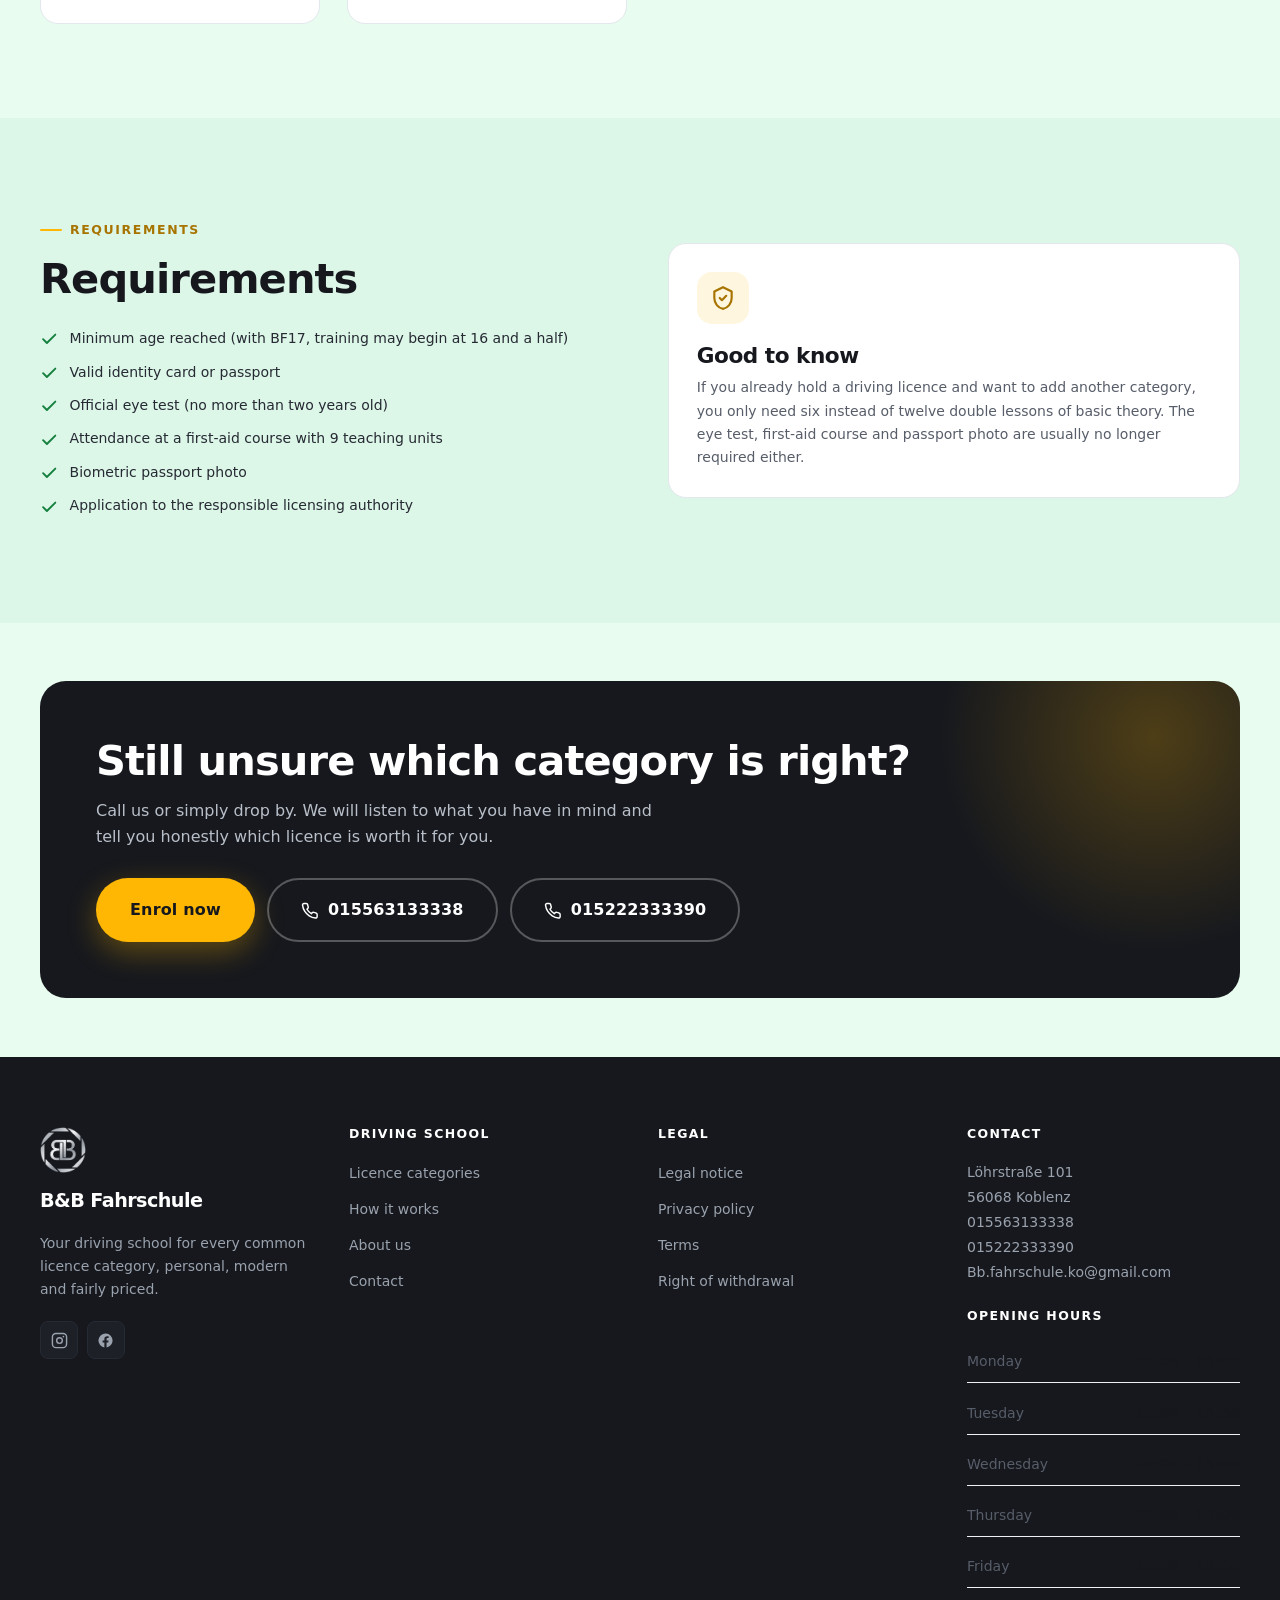
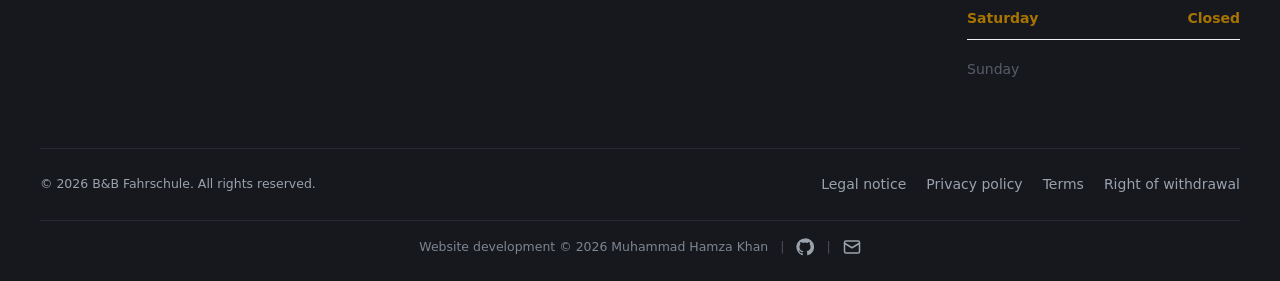
<file: fuehrerscheinklassen.html>
<!DOCTYPE html>
<html lang="de" dir="ltr" data-base="" data-title-key="classes.metaTitle" data-desc-key="classes.metaDesc">
<head>
  <meta charset="utf-8">
  <meta name="viewport" content="width=device-width, initial-scale=1, viewport-fit=cover">
  <title data-i18n="classes.metaTitle">B&amp;B Fahrschule</title>
  <meta name="description" content="">
  <meta name="theme-color" content="#16181D">
  <meta name="robots" content="index, follow">
  <link rel="canonical" href="fuehrerscheinklassen.html">
  <link rel="alternate" hreflang="de" href="fuehrerscheinklassen.html?lang=de">
  <link rel="alternate" hreflang="en" href="fuehrerscheinklassen.html?lang=en">
  <link rel="alternate" hreflang="tr" href="fuehrerscheinklassen.html?lang=tr">
  <link rel="alternate" hreflang="ar" href="fuehrerscheinklassen.html?lang=ar">
  <link rel="alternate" hreflang="x-default" href="fuehrerscheinklassen.html">
  <link rel="icon" href="assets/img/favicon-32.png" sizes="32x32">
  <link rel="icon" href="assets/img/favicon-192.png" sizes="192x192">
  <link rel="apple-touch-icon" href="assets/img/favicon-180.png">
  <meta property="og:type" content="website">
  <meta property="og:site_name" content="B&amp;B Fahrschule">
  <meta property="og:title" content="B&amp;B Fahrschule">
  <meta property="og:image" content="assets/img/favicon-512.png">
  <meta name="twitter:card" content="summary">
  <link rel="stylesheet" href="assets/css/main.css">
</head>
<body>
  <a class="skip-link" href="#main" data-i18n="a11y.skip">Zum Inhalt springen</a>

  <header class="header">
    <div class="wrap header__bar">
      <a class="brand" href="index.html">
        <img src="assets/img/logo-mark-dark.png" alt="" data-i18n-attr="alt:a11y.logo" width="42" height="42">
        <span>
          <span class="brand__name">B&amp;B Fahrschule</span>
          <span class="brand__sub" data-i18n="brand.tagline"></span>
        </span>
      </a>

      <nav class="nav" aria-label="Hauptnavigation">
        <a href="index.html" data-i18n="nav.home"></a>
        <a href="fuehrerscheinklassen.html" data-i18n="nav.classes"></a>
        <!-- PREISE DEAKTIVIERT: <a href="preise.html" data-i18n="nav.prices"></a> -->
        <a href="ablauf.html" data-i18n="nav.process"></a>
        <a href="ueber-uns.html" data-i18n="nav.about"></a>
        <a href="kontakt.html" data-i18n="nav.contact"></a>
      </nav>

      <div class="header__actions">
        <div class="lang">
          <button class="lang__btn" type="button" aria-haspopup="listbox" aria-expanded="false">
            <svg viewBox="0 0 24 24" fill="none" stroke="currentColor" stroke-width="2" stroke-linecap="round" stroke-linejoin="round"><circle cx="12" cy="12" r="10"/><path d="M2 12h20M12 2a15 15 0 0 1 0 20 15 15 0 0 1 0-20z"/></svg>
            <span data-lang-label>DE</span>
            <svg viewBox="0 0 24 24" fill="none" stroke="currentColor" stroke-width="2.5" stroke-linecap="round" stroke-linejoin="round"><polyline points="6 9 12 15 18 9"/></svg>
          </button>
          <div class="lang__menu" role="listbox" data-open="false"></div>
        </div>
        <a class="btn btn--primary" href="kontakt.html" data-i18n="cta.register"></a>
        <button class="burger" type="button" aria-expanded="false" aria-controls="mobilenav"
                data-i18n-attr="aria-label:nav.menu"><svg viewBox="0 0 24 24" fill="none" stroke="currentColor" stroke-width="2.2" stroke-linecap="round"><path d="M3 6h18M3 12h18M3 18h18"/></svg></button>
      </div>
    </div>
  </header>

  <div class="mobilenav" id="mobilenav" data-open="false">
      <a href="index.html"><span data-i18n="nav.home"></span><svg viewBox="0 0 24 24" fill="none" stroke="currentColor" stroke-width="2.5" stroke-linecap="round" stroke-linejoin="round"><polyline points="6 9 12 15 18 9"/></svg></a>
      <a href="fuehrerscheinklassen.html"><span data-i18n="nav.classes"></span><svg viewBox="0 0 24 24" fill="none" stroke="currentColor" stroke-width="2.5" stroke-linecap="round" stroke-linejoin="round"><polyline points="6 9 12 15 18 9"/></svg></a>
      <!-- PREISE DEAKTIVIERT: <a href="preise.html"><span data-i18n="nav.prices"></span><svg viewBox="0 0 24 24" fill="none" stroke="currentColor" stroke-width="2.5" stroke-linecap="round" stroke-linejoin="round"><polyline points="6 9 12 15 18 9"/></svg></a> -->
      <a href="ablauf.html"><span data-i18n="nav.process"></span><svg viewBox="0 0 24 24" fill="none" stroke="currentColor" stroke-width="2.5" stroke-linecap="round" stroke-linejoin="round"><polyline points="6 9 12 15 18 9"/></svg></a>
      <a href="ueber-uns.html"><span data-i18n="nav.about"></span><svg viewBox="0 0 24 24" fill="none" stroke="currentColor" stroke-width="2.5" stroke-linecap="round" stroke-linejoin="round"><polyline points="6 9 12 15 18 9"/></svg></a>
      <a href="kontakt.html"><span data-i18n="nav.contact"></span><svg viewBox="0 0 24 24" fill="none" stroke="currentColor" stroke-width="2.5" stroke-linecap="round" stroke-linejoin="round"><polyline points="6 9 12 15 18 9"/></svg></a>
      <a class="btn btn--primary btn--lg btn--block" href="kontakt.html" data-i18n="cta.register"></a>
      <div class="mobilenav__legal">
        <a href="impressum.html" data-i18n="nav.impressum"></a>
        <a href="datenschutz.html" data-i18n="nav.privacy"></a>
        <a href="agb.html" data-i18n="nav.terms"></a>
        <a href="widerruf.html" data-i18n="nav.withdrawal"></a>
      </div>
  </div>
  <main id="main">
  <section class="pagehead">
    <div class="wrap">
      <nav class="crumbs" aria-label="Breadcrumb">
        <a href="index.html" data-i18n="nav.home"></a>
        <span aria-hidden="true">/</span>
        <span data-i18n="nav.classes"></span>
      </nav>
      <h1 data-i18n="classes.title"></h1>
      <p class="lead" data-i18n="classes.lead"></p>
    </div>
  </section>

    <section class="section">
      <div class="wrap">
        <div class="grid g-3" data-classes-full></div>
      </div>
    </section>

    <section class="section section--paper">
      <div class="wrap split">
        <div>
          <span class="eyebrow" data-i18n="classes.requirements"></span>
          <h2 data-i18n="classes.requirements"></h2>
          <ul class="ticklist" style="margin-block-start:1.5rem"
              data-render="ticks" data-key="classes.reqCommon"></ul>
        </div>
        <div class="card">
          <div class="card__icon"><svg viewBox="0 0 24 24" fill="none" stroke="currentColor" stroke-width="2" stroke-linecap="round" stroke-linejoin="round"><path d="M12 2l8 4v6c0 5-3.4 9.3-8 10-4.6-.7-8-5-8-10V6z"/><path d="m9 12 2 2 4-4"/></svg></div>
          <h3 data-i18n="classes.noteTitle"></h3>
          <p data-i18n="classes.note"></p>
          <!-- PREISE DEAKTIVIERT:
          <a class="btn btn--ghost btn--block" style="margin-block-start:1.5rem"
             href="preise.html#rechner" data-i18n="cta.calc"></a>
          -->
        </div>
      </div>
    </section>

    <section class="section section--tight">
      <div class="wrap">
        <div class="ctaband reveal">
          <h2 data-i18n="classes.ctaTitle"></h2>
          <p data-i18n="classes.ctaLead"></p>
          <div class="cluster">
            <a class="btn btn--primary btn--lg" href="kontakt.html" data-i18n="cta.register"></a>
            <a class="btn btn--on-ink btn--lg" data-bb-href-tel="business.phone" href="#">
              <svg viewBox="0 0 24 24" fill="none" stroke="currentColor" stroke-width="2" stroke-linecap="round" stroke-linejoin="round"><path d="M22 16.9v3a2 2 0 0 1-2.2 2 19.8 19.8 0 0 1-8.6-3.1 19.5 19.5 0 0 1-6-6A19.8 19.8 0 0 1 2.1 4.2 2 2 0 0 1 4.1 2h3a2 2 0 0 1 2 1.7c.1 1 .4 2 .7 2.9a2 2 0 0 1-.5 2.1L8.1 9.9a16 16 0 0 0 6 6l1.2-1.2a2 2 0 0 1 2.1-.5c.9.3 1.9.6 2.9.7a2 2 0 0 1 1.7 2z"/></svg> <span data-bb="business.phone"></span></a>
            <a class="btn btn--on-ink btn--lg" data-bb-href-tel="business.mobile" href="#">
              <svg viewBox="0 0 24 24" fill="none" stroke="currentColor" stroke-width="2" stroke-linecap="round" stroke-linejoin="round"><path d="M22 16.9v3a2 2 0 0 1-2.2 2 19.8 19.8 0 0 1-8.6-3.1 19.5 19.5 0 0 1-6-6A19.8 19.8 0 0 1 2.1 4.2 2 2 0 0 1 4.1 2h3a2 2 0 0 1 2 1.7c.1 1 .4 2 .7 2.9a2 2 0 0 1-.5 2.1L8.1 9.9a16 16 0 0 0 6 6l1.2-1.2a2 2 0 0 1 2.1-.5c.9.3 1.9.6 2.9.7a2 2 0 0 1 1.7 2z"/></svg> <span data-bb="business.mobile"></span></a>
          </div>
        </div>
      </div>
    </section>

  </main>
  <footer class="footer">
    <div class="wrap">
      <div class="footer__grid">
        <div class="footer__brand">
          <img src="assets/img/logo-mark-silver.png" alt="" data-i18n-attr="alt:a11y.logo" width="46" height="46">
          <span class="brand__name">B&amp;B Fahrschule</span>
          <p data-i18n="footer.about"></p>
          <div class="social">
            <a data-social="instagram" href="#" target="_blank" rel="noopener noreferrer" aria-label="Instagram"><svg viewBox="0 0 24 24" fill="none" stroke="currentColor" stroke-width="2"><rect x="2" y="2" width="20" height="20" rx="5"/><circle cx="12" cy="12" r="4"/><circle cx="17.5" cy="6.5" r="1.2" fill="currentColor" stroke="none"/></svg></a>
            <a data-social="facebook" href="#" target="_blank" rel="noopener noreferrer" aria-label="Facebook"><svg viewBox="0 0 24 24" fill="currentColor"><path d="M22 12a10 10 0 1 0-11.6 9.9v-7H7.9V12h2.5V9.8c0-2.5 1.5-3.9 3.8-3.9 1.1 0 2.2.2 2.2.2v2.5h-1.3c-1.2 0-1.6.8-1.6 1.6V12h2.8l-.4 2.9h-2.4v7A10 10 0 0 0 22 12z"/></svg></a>
            <a data-social="tiktok" href="#" target="_blank" rel="noopener noreferrer" aria-label="TikTok"><svg viewBox="0 0 24 24" fill="currentColor"><path d="M16.6 5.8a4.8 4.8 0 0 1-1.1-3.1h-3.2v12.9a2.5 2.5 0 1 1-1.8-2.4V9.8a5.8 5.8 0 1 0 5 5.7V9.3a8 8 0 0 0 4.6 1.5V7.6a4.8 4.8 0 0 1-3.5-1.8z"/></svg></a>
            <a data-social="youtube" href="#" target="_blank" rel="noopener noreferrer" aria-label="YouTube"><svg viewBox="0 0 24 24" fill="currentColor"><path d="M23 12s0-3.2-.4-4.7a2.5 2.5 0 0 0-1.7-1.8C19.3 5 12 5 12 5s-7.3 0-8.9.5a2.5 2.5 0 0 0-1.7 1.8C1 8.8 1 12 1 12s0 3.2.4 4.7a2.5 2.5 0 0 0 1.7 1.8C4.7 19 12 19 12 19s7.3 0 8.9-.5a2.5 2.5 0 0 0 1.7-1.8C23 15.2 23 12 23 12zM9.8 15.3V8.7l6 3.3z"/></svg></a>
          </div>
        </div>

        <nav aria-labelledby="f-nav">
          <h5 id="f-nav" data-i18n="footer.navTitle"></h5>
          <ul>
          <li><a href="fuehrerscheinklassen.html" data-i18n="nav.classes"></a></li>
          <!-- PREISE DEAKTIVIERT: <li><a href="preise.html" data-i18n="nav.prices"></a></li> -->
          <li><a href="ablauf.html" data-i18n="nav.process"></a></li>
          <li><a href="ueber-uns.html" data-i18n="nav.about"></a></li>
          <li><a href="kontakt.html" data-i18n="nav.contact"></a></li>
          </ul>
        </nav>

        <nav aria-labelledby="f-legal">
          <h5 id="f-legal" data-i18n="footer.legalTitle"></h5>
          <ul>
          <li><a href="impressum.html" data-i18n="nav.impressum"></a></li>
          <li><a href="datenschutz.html" data-i18n="nav.privacy"></a></li>
          <li><a href="agb.html" data-i18n="nav.terms"></a></li>
          <li><a href="widerruf.html" data-i18n="nav.withdrawal"></a></li>
          </ul>
        </nav>

        <div>
          <h5 data-i18n="footer.contactTitle"></h5>
          <address>
            <span data-bb="business.street"></span><br>
            <span data-bb="business.zip"></span> <span data-bb="business.city"></span><br>
            <a data-bb-href-tel="business.phone" href="#"><span data-bb="business.phone"></span></a><br>
            <a data-bb-href-tel="business.mobile" href="#"><span data-bb="business.mobile"></span></a><br>
            <a data-bb-href-mailto="business.email" href="#"><span data-bb="business.email"></span></a>
          </address>
          <h5 style="margin-block-start:1.5rem" data-i18n="hours.title"></h5>
          <ul class="hours" data-hours style="color:#9AA2AE"></ul>
        </div>
      </div>

      <div class="footer__bar">
        <p>&copy; <span data-year></span> B&amp;B Fahrschule. <span data-i18n="footer.rights"></span></p>
        <nav aria-label="Rechtliches">
          <a href="impressum.html" data-i18n="nav.impressum"></a>
          <a href="datenschutz.html" data-i18n="nav.privacy"></a>
          <a href="agb.html" data-i18n="nav.terms"></a>
          <a href="widerruf.html" data-i18n="nav.withdrawal"></a>
        </nav>
      </div>
      <div class="footer__credit">
        <span><span data-i18n="footer.devCredit"></span> &copy; <span data-year></span> Muhammad Hamza Khan</span>
        <span class="footer__credit-sep" aria-hidden="true">|</span>
        <a href="https://github.com/hamzanaeemm" target="_blank" rel="noopener" aria-label="GitHub"><svg viewBox="0 0 24 24" fill="currentColor" aria-hidden="true"><path d="M12 .5a11.5 11.5 0 0 0-3.64 22.41c.58.1.79-.25.79-.56v-2c-3.2.7-3.88-1.37-3.88-1.37-.52-1.33-1.28-1.69-1.28-1.69-1.04-.71.08-.7.08-.7 1.15.08 1.76 1.19 1.76 1.19 1.03 1.76 2.69 1.25 3.35.96.1-.75.4-1.25.73-1.54-2.56-.29-5.25-1.28-5.25-5.69 0-1.26.45-2.29 1.19-3.1-.12-.29-.52-1.46.11-3.05 0 0 .97-.31 3.17 1.18a11 11 0 0 1 5.77 0c2.2-1.49 3.17-1.18 3.17-1.18.63 1.59.23 2.76.11 3.05.74.81 1.19 1.84 1.19 3.1 0 4.42-2.7 5.4-5.27 5.68.41.36.78 1.06.78 2.14v3.17c0 .31.21.67.8.56A11.5 11.5 0 0 0 12 .5z"/></svg></a>
        <span class="footer__credit-sep" aria-hidden="true">|</span>
        <a href="mailto:hamzak63710@gmail.com" aria-label="E-Mail"><svg viewBox="0 0 24 24" fill="none" stroke="currentColor" stroke-width="2" stroke-linecap="round" stroke-linejoin="round" aria-hidden="true"><rect x="2" y="4" width="20" height="16" rx="2"/><path d="m22 7-10 6L2 7"/></svg></a>
      </div>
    </div>
  </footer>

  <button class="totop" type="button" data-i18n-attr="aria-label:a11y.toTop"><svg viewBox="0 0 24 24" fill="none" stroke="currentColor" stroke-width="2.5" stroke-linecap="round" stroke-linejoin="round"><path d="M12 19V5M5 12l7-7 7 7"/></svg></button>
  <a class="wa" data-wa href="#" target="_blank" rel="noopener noreferrer"><svg viewBox="0 0 24 24" fill="currentColor"><path d="M17.5 14.4c-.3-.2-1.7-.9-2-1-.3-.1-.5-.2-.7.1s-.7 1-.9 1.2c-.2.2-.3.2-.6.1a8 8 0 0 1-2.4-1.5 9 9 0 0 1-1.6-2c-.2-.3 0-.5.1-.6l.5-.5.3-.5v-.5l-.9-2.2c-.2-.6-.5-.5-.7-.5h-.6c-.2 0-.5.1-.8.4-.3.3-1 1-1 2.5s1.1 2.9 1.2 3.1c.2.2 2.2 3.3 5.3 4.6l1.7.6c.7.2 1.4.2 1.9.1.6-.1 1.7-.7 2-1.4.2-.7.2-1.3.2-1.4l-.5-.3zM12 2a10 10 0 0 0-8.6 15L2 22l5.1-1.3A10 10 0 1 0 12 2zm0 18.2c-1.5 0-3-.4-4.3-1.2l-.3-.2-3 .8.8-3-.2-.3A8.2 8.2 0 1 1 12 20.2z"/></svg><span>WhatsApp</span></a>

  <div class="cookie" data-open="false" role="dialog" aria-live="polite">
    <h4 data-i18n="cookie.title"></h4>
    <p data-i18n="cookie.text"></p>
    <div class="cookie__btns">
      <button class="btn btn--primary" type="button" data-consent="all" data-i18n="cookie.accept"></button>
      <button class="btn btn--ghost" type="button" data-consent="essential" data-i18n="cookie.decline"></button>
    </div>
  </div>

  <script src="assets/js/config.js"></script>
  <script src="assets/js/i18n.js"></script>
  <script src="assets/js/app.js"></script>
</body>
</html>
</file>
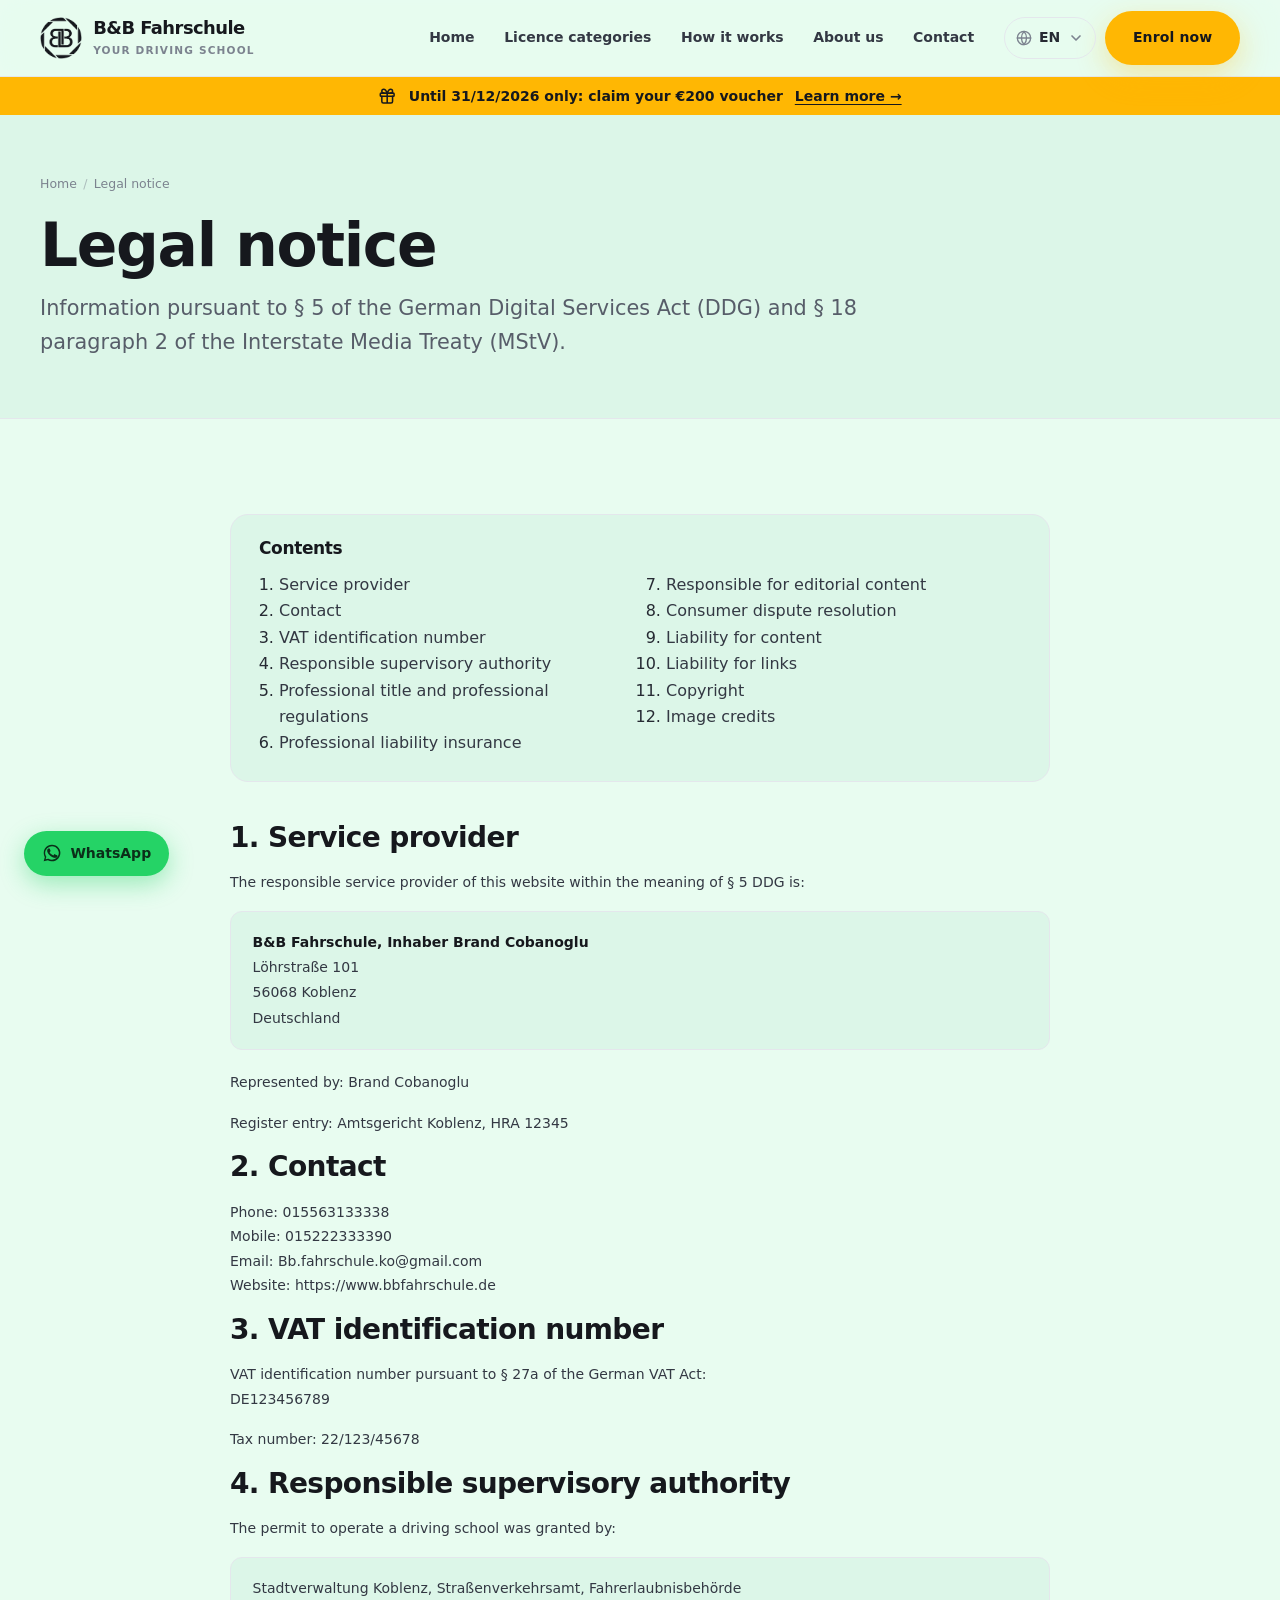
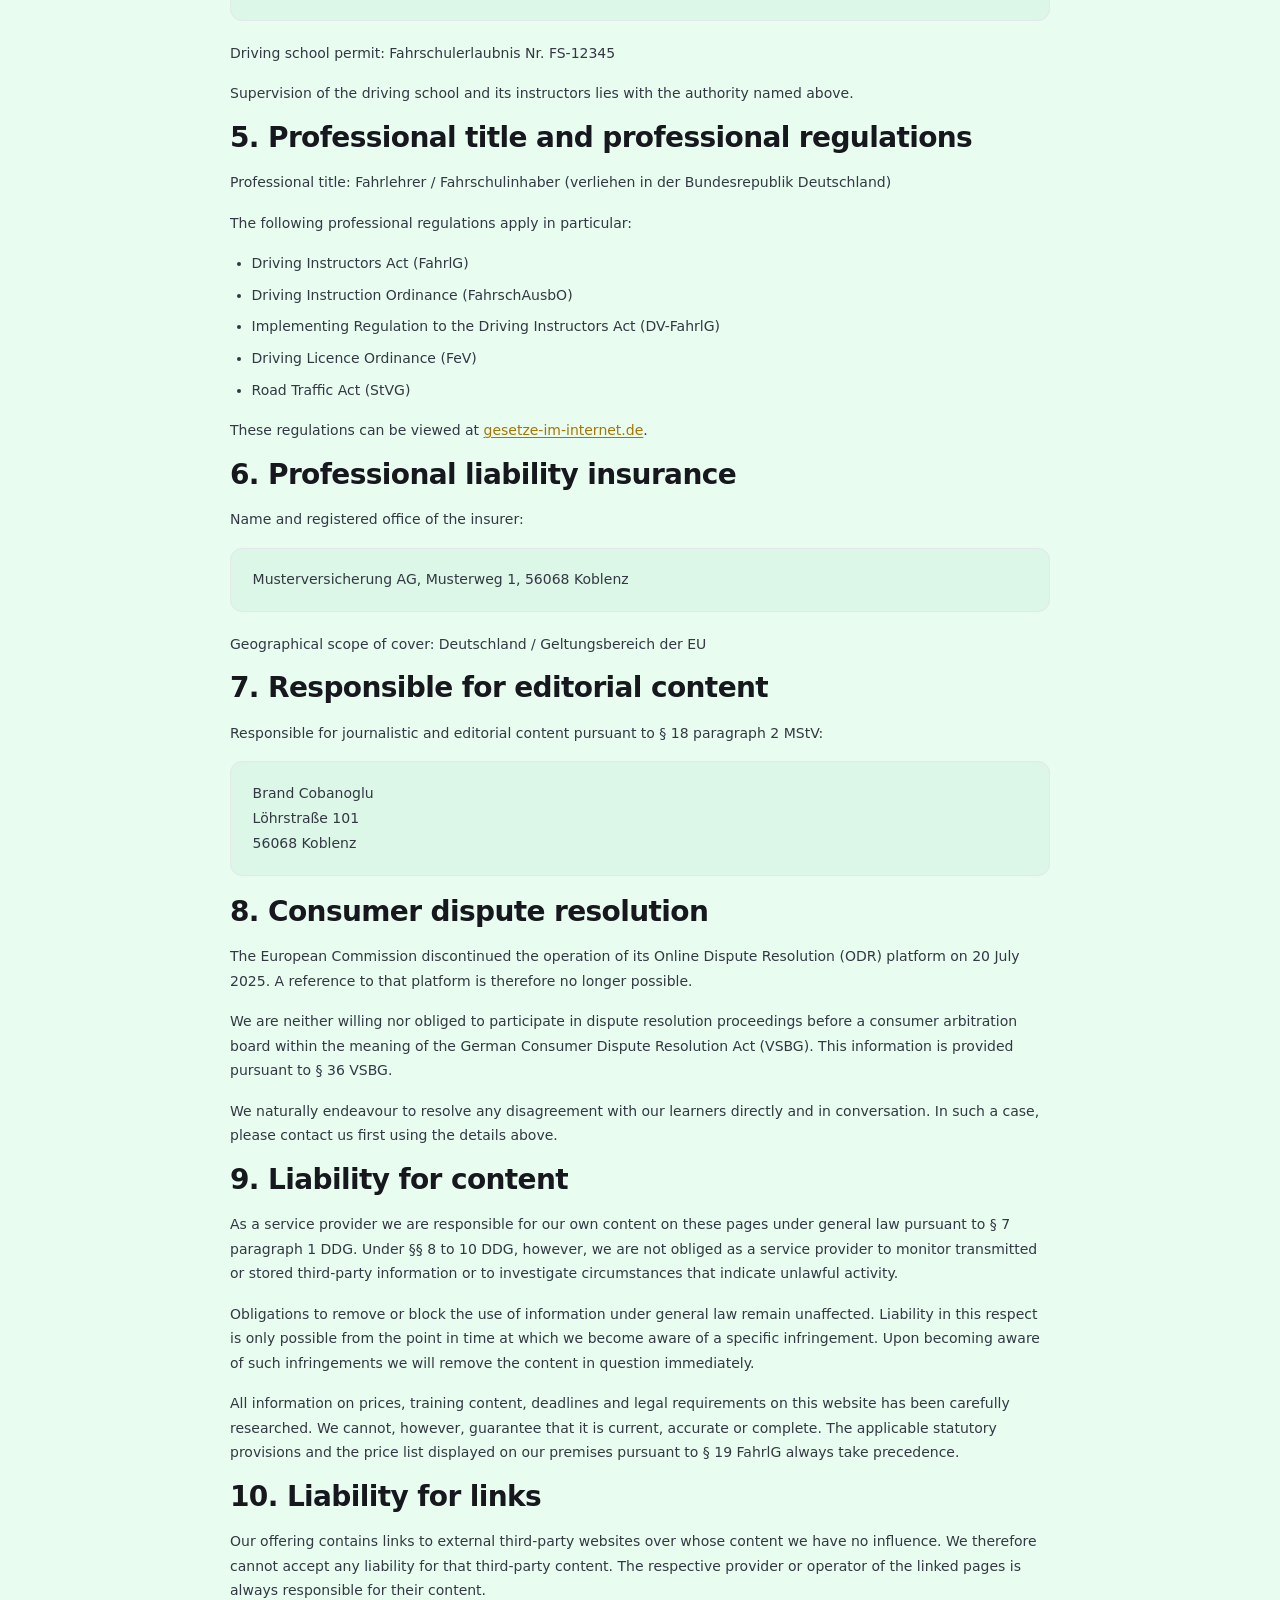
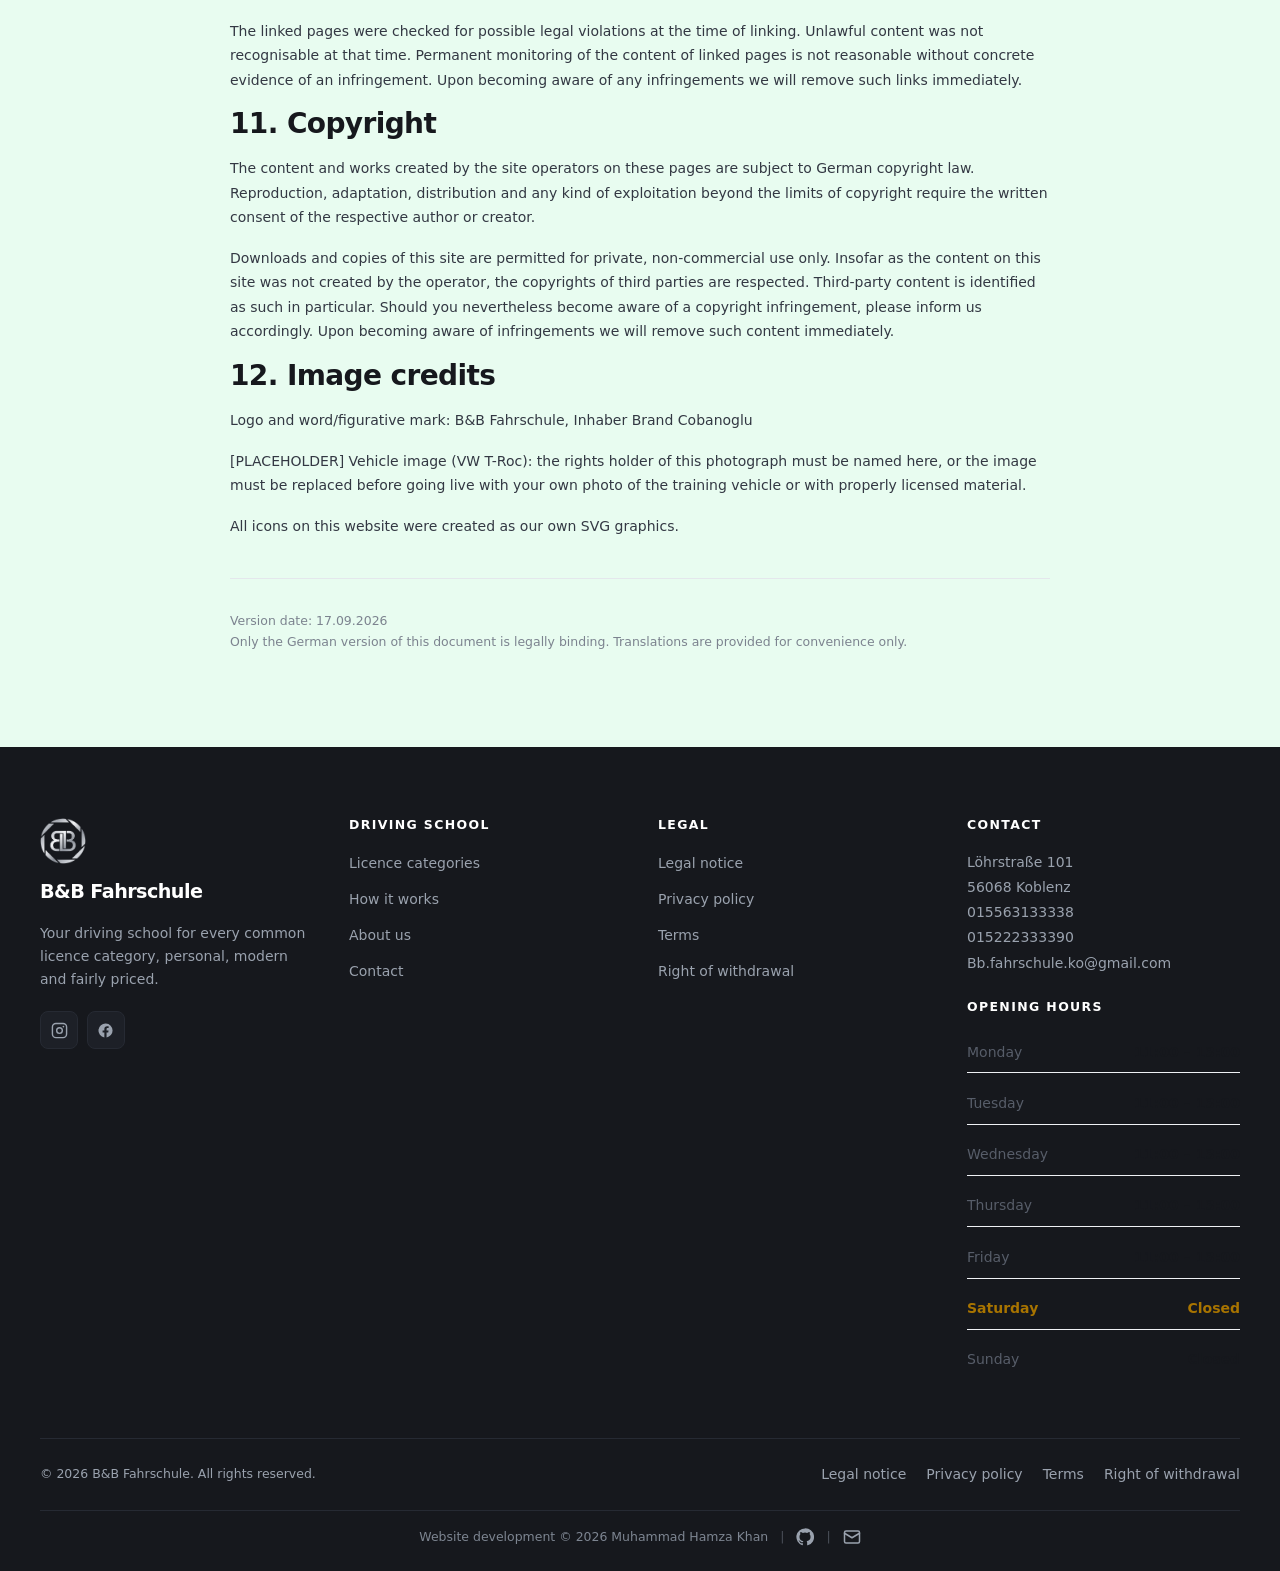
<file: impressum.html>
<!DOCTYPE html>
<html lang="de" dir="ltr" data-base="" data-title-key="legal.impressum.metaTitle" data-desc-key="legal.impressum.metaDesc">
<head>
  <meta charset="utf-8">
  <meta name="viewport" content="width=device-width, initial-scale=1, viewport-fit=cover">
  <title data-i18n="legal.impressum.metaTitle">B&amp;B Fahrschule</title>
  <meta name="description" content="">
  <meta name="theme-color" content="#16181D">
  <meta name="robots" content="index, follow">
  <link rel="canonical" href="impressum.html">
  <link rel="alternate" hreflang="de" href="impressum.html?lang=de">
  <link rel="alternate" hreflang="en" href="impressum.html?lang=en">
  <link rel="alternate" hreflang="tr" href="impressum.html?lang=tr">
  <link rel="alternate" hreflang="ar" href="impressum.html?lang=ar">
  <link rel="alternate" hreflang="x-default" href="impressum.html">
  <link rel="icon" href="assets/img/favicon-32.png" sizes="32x32">
  <link rel="icon" href="assets/img/favicon-192.png" sizes="192x192">
  <link rel="apple-touch-icon" href="assets/img/favicon-180.png">
  <meta property="og:type" content="website">
  <meta property="og:site_name" content="B&amp;B Fahrschule">
  <meta property="og:title" content="B&amp;B Fahrschule">
  <meta property="og:image" content="assets/img/favicon-512.png">
  <meta name="twitter:card" content="summary">
  <link rel="stylesheet" href="assets/css/main.css">
</head>
<body>
  <a class="skip-link" href="#main" data-i18n="a11y.skip">Zum Inhalt springen</a>

  <header class="header">
    <div class="wrap header__bar">
      <a class="brand" href="index.html">
        <img src="assets/img/logo-mark-dark.png" alt="" data-i18n-attr="alt:a11y.logo" width="42" height="42">
        <span>
          <span class="brand__name">B&amp;B Fahrschule</span>
          <span class="brand__sub" data-i18n="brand.tagline"></span>
        </span>
      </a>

      <nav class="nav" aria-label="Hauptnavigation">
        <a href="index.html" data-i18n="nav.home"></a>
        <a href="fuehrerscheinklassen.html" data-i18n="nav.classes"></a>
        <!-- PREISE DEAKTIVIERT: <a href="preise.html" data-i18n="nav.prices"></a> -->
        <a href="ablauf.html" data-i18n="nav.process"></a>
        <a href="ueber-uns.html" data-i18n="nav.about"></a>
        <a href="kontakt.html" data-i18n="nav.contact"></a>
      </nav>

      <div class="header__actions">
        <div class="lang">
          <button class="lang__btn" type="button" aria-haspopup="listbox" aria-expanded="false">
            <svg viewBox="0 0 24 24" fill="none" stroke="currentColor" stroke-width="2" stroke-linecap="round" stroke-linejoin="round"><circle cx="12" cy="12" r="10"/><path d="M2 12h20M12 2a15 15 0 0 1 0 20 15 15 0 0 1 0-20z"/></svg>
            <span data-lang-label>DE</span>
            <svg viewBox="0 0 24 24" fill="none" stroke="currentColor" stroke-width="2.5" stroke-linecap="round" stroke-linejoin="round"><polyline points="6 9 12 15 18 9"/></svg>
          </button>
          <div class="lang__menu" role="listbox" data-open="false"></div>
        </div>
        <a class="btn btn--primary" href="kontakt.html" data-i18n="cta.register"></a>
        <button class="burger" type="button" aria-expanded="false" aria-controls="mobilenav"
                data-i18n-attr="aria-label:nav.menu"><svg viewBox="0 0 24 24" fill="none" stroke="currentColor" stroke-width="2.2" stroke-linecap="round"><path d="M3 6h18M3 12h18M3 18h18"/></svg></button>
      </div>
    </div>
  </header>

  <div class="mobilenav" id="mobilenav" data-open="false">
      <a href="index.html"><span data-i18n="nav.home"></span><svg viewBox="0 0 24 24" fill="none" stroke="currentColor" stroke-width="2.5" stroke-linecap="round" stroke-linejoin="round"><polyline points="6 9 12 15 18 9"/></svg></a>
      <a href="fuehrerscheinklassen.html"><span data-i18n="nav.classes"></span><svg viewBox="0 0 24 24" fill="none" stroke="currentColor" stroke-width="2.5" stroke-linecap="round" stroke-linejoin="round"><polyline points="6 9 12 15 18 9"/></svg></a>
      <!-- PREISE DEAKTIVIERT: <a href="preise.html"><span data-i18n="nav.prices"></span><svg viewBox="0 0 24 24" fill="none" stroke="currentColor" stroke-width="2.5" stroke-linecap="round" stroke-linejoin="round"><polyline points="6 9 12 15 18 9"/></svg></a> -->
      <a href="ablauf.html"><span data-i18n="nav.process"></span><svg viewBox="0 0 24 24" fill="none" stroke="currentColor" stroke-width="2.5" stroke-linecap="round" stroke-linejoin="round"><polyline points="6 9 12 15 18 9"/></svg></a>
      <a href="ueber-uns.html"><span data-i18n="nav.about"></span><svg viewBox="0 0 24 24" fill="none" stroke="currentColor" stroke-width="2.5" stroke-linecap="round" stroke-linejoin="round"><polyline points="6 9 12 15 18 9"/></svg></a>
      <a href="kontakt.html"><span data-i18n="nav.contact"></span><svg viewBox="0 0 24 24" fill="none" stroke="currentColor" stroke-width="2.5" stroke-linecap="round" stroke-linejoin="round"><polyline points="6 9 12 15 18 9"/></svg></a>
      <a class="btn btn--primary btn--lg btn--block" href="kontakt.html" data-i18n="cta.register"></a>
      <div class="mobilenav__legal">
        <a href="impressum.html" data-i18n="nav.impressum"></a>
        <a href="datenschutz.html" data-i18n="nav.privacy"></a>
        <a href="agb.html" data-i18n="nav.terms"></a>
        <a href="widerruf.html" data-i18n="nav.withdrawal"></a>
      </div>
  </div>
  <main id="main">
  <section class="pagehead">
    <div class="wrap">
      <nav class="crumbs" aria-label="Breadcrumb">
        <a href="index.html" data-i18n="nav.home"></a>
        <span aria-hidden="true">/</span>
        <span data-i18n="nav.impressum"></span>
      </nav>
      <h1 data-i18n="legal.impressum.title"></h1>
      <p class="lead" data-i18n="legal.impressum.lead"></p>
    </div>
  </section>

    <section class="section">
      <div class="wrap-narrow">
        <div class="legal__toc" data-legal-toc>
          <h2>Inhalt</h2>
          <ol></ol>
        </div>
        <div class="legal" data-legal="impressum"></div>
        <p class="legal__updated">
          <span data-i18n="legal.updated"></span>: <time datetime="2026-09-17">17.09.2026</time><br>
          <span data-i18n="legal.bindingNote"></span>
        </p>
      </div>
    </section>
  </main>
  <footer class="footer">
    <div class="wrap">
      <div class="footer__grid">
        <div class="footer__brand">
          <img src="assets/img/logo-mark-silver.png" alt="" data-i18n-attr="alt:a11y.logo" width="46" height="46">
          <span class="brand__name">B&amp;B Fahrschule</span>
          <p data-i18n="footer.about"></p>
          <div class="social">
            <a data-social="instagram" href="#" target="_blank" rel="noopener noreferrer" aria-label="Instagram"><svg viewBox="0 0 24 24" fill="none" stroke="currentColor" stroke-width="2"><rect x="2" y="2" width="20" height="20" rx="5"/><circle cx="12" cy="12" r="4"/><circle cx="17.5" cy="6.5" r="1.2" fill="currentColor" stroke="none"/></svg></a>
            <a data-social="facebook" href="#" target="_blank" rel="noopener noreferrer" aria-label="Facebook"><svg viewBox="0 0 24 24" fill="currentColor"><path d="M22 12a10 10 0 1 0-11.6 9.9v-7H7.9V12h2.5V9.8c0-2.5 1.5-3.9 3.8-3.9 1.1 0 2.2.2 2.2.2v2.5h-1.3c-1.2 0-1.6.8-1.6 1.6V12h2.8l-.4 2.9h-2.4v7A10 10 0 0 0 22 12z"/></svg></a>
            <a data-social="tiktok" href="#" target="_blank" rel="noopener noreferrer" aria-label="TikTok"><svg viewBox="0 0 24 24" fill="currentColor"><path d="M16.6 5.8a4.8 4.8 0 0 1-1.1-3.1h-3.2v12.9a2.5 2.5 0 1 1-1.8-2.4V9.8a5.8 5.8 0 1 0 5 5.7V9.3a8 8 0 0 0 4.6 1.5V7.6a4.8 4.8 0 0 1-3.5-1.8z"/></svg></a>
            <a data-social="youtube" href="#" target="_blank" rel="noopener noreferrer" aria-label="YouTube"><svg viewBox="0 0 24 24" fill="currentColor"><path d="M23 12s0-3.2-.4-4.7a2.5 2.5 0 0 0-1.7-1.8C19.3 5 12 5 12 5s-7.3 0-8.9.5a2.5 2.5 0 0 0-1.7 1.8C1 8.8 1 12 1 12s0 3.2.4 4.7a2.5 2.5 0 0 0 1.7 1.8C4.7 19 12 19 12 19s7.3 0 8.9-.5a2.5 2.5 0 0 0 1.7-1.8C23 15.2 23 12 23 12zM9.8 15.3V8.7l6 3.3z"/></svg></a>
          </div>
        </div>

        <nav aria-labelledby="f-nav">
          <h5 id="f-nav" data-i18n="footer.navTitle"></h5>
          <ul>
          <li><a href="fuehrerscheinklassen.html" data-i18n="nav.classes"></a></li>
          <!-- PREISE DEAKTIVIERT: <li><a href="preise.html" data-i18n="nav.prices"></a></li> -->
          <li><a href="ablauf.html" data-i18n="nav.process"></a></li>
          <li><a href="ueber-uns.html" data-i18n="nav.about"></a></li>
          <li><a href="kontakt.html" data-i18n="nav.contact"></a></li>
          </ul>
        </nav>

        <nav aria-labelledby="f-legal">
          <h5 id="f-legal" data-i18n="footer.legalTitle"></h5>
          <ul>
          <li><a href="impressum.html" data-i18n="nav.impressum"></a></li>
          <li><a href="datenschutz.html" data-i18n="nav.privacy"></a></li>
          <li><a href="agb.html" data-i18n="nav.terms"></a></li>
          <li><a href="widerruf.html" data-i18n="nav.withdrawal"></a></li>
          </ul>
        </nav>

        <div>
          <h5 data-i18n="footer.contactTitle"></h5>
          <address>
            <span data-bb="business.street"></span><br>
            <span data-bb="business.zip"></span> <span data-bb="business.city"></span><br>
            <a data-bb-href-tel="business.phone" href="#"><span data-bb="business.phone"></span></a><br>
            <a data-bb-href-tel="business.mobile" href="#"><span data-bb="business.mobile"></span></a><br>
            <a data-bb-href-mailto="business.email" href="#"><span data-bb="business.email"></span></a>
          </address>
          <h5 style="margin-block-start:1.5rem" data-i18n="hours.title"></h5>
          <ul class="hours" data-hours style="color:#9AA2AE"></ul>
        </div>
      </div>

      <div class="footer__bar">
        <p>&copy; <span data-year></span> B&amp;B Fahrschule. <span data-i18n="footer.rights"></span></p>
        <nav aria-label="Rechtliches">
          <a href="impressum.html" data-i18n="nav.impressum"></a>
          <a href="datenschutz.html" data-i18n="nav.privacy"></a>
          <a href="agb.html" data-i18n="nav.terms"></a>
          <a href="widerruf.html" data-i18n="nav.withdrawal"></a>
        </nav>
      </div>
      <div class="footer__credit">
        <span><span data-i18n="footer.devCredit"></span> &copy; <span data-year></span> Muhammad Hamza Khan</span>
        <span class="footer__credit-sep" aria-hidden="true">|</span>
        <a href="https://github.com/hamzanaeemm" target="_blank" rel="noopener" aria-label="GitHub"><svg viewBox="0 0 24 24" fill="currentColor" aria-hidden="true"><path d="M12 .5a11.5 11.5 0 0 0-3.64 22.41c.58.1.79-.25.79-.56v-2c-3.2.7-3.88-1.37-3.88-1.37-.52-1.33-1.28-1.69-1.28-1.69-1.04-.71.08-.7.08-.7 1.15.08 1.76 1.19 1.76 1.19 1.03 1.76 2.69 1.25 3.35.96.1-.75.4-1.25.73-1.54-2.56-.29-5.25-1.28-5.25-5.69 0-1.26.45-2.29 1.19-3.1-.12-.29-.52-1.46.11-3.05 0 0 .97-.31 3.17 1.18a11 11 0 0 1 5.77 0c2.2-1.49 3.17-1.18 3.17-1.18.63 1.59.23 2.76.11 3.05.74.81 1.19 1.84 1.19 3.1 0 4.42-2.7 5.4-5.27 5.68.41.36.78 1.06.78 2.14v3.17c0 .31.21.67.8.56A11.5 11.5 0 0 0 12 .5z"/></svg></a>
        <span class="footer__credit-sep" aria-hidden="true">|</span>
        <a href="mailto:hamzak63710@gmail.com" aria-label="E-Mail"><svg viewBox="0 0 24 24" fill="none" stroke="currentColor" stroke-width="2" stroke-linecap="round" stroke-linejoin="round" aria-hidden="true"><rect x="2" y="4" width="20" height="16" rx="2"/><path d="m22 7-10 6L2 7"/></svg></a>
      </div>
    </div>
  </footer>

  <button class="totop" type="button" data-i18n-attr="aria-label:a11y.toTop"><svg viewBox="0 0 24 24" fill="none" stroke="currentColor" stroke-width="2.5" stroke-linecap="round" stroke-linejoin="round"><path d="M12 19V5M5 12l7-7 7 7"/></svg></button>
  <a class="wa" data-wa href="#" target="_blank" rel="noopener noreferrer"><svg viewBox="0 0 24 24" fill="currentColor"><path d="M17.5 14.4c-.3-.2-1.7-.9-2-1-.3-.1-.5-.2-.7.1s-.7 1-.9 1.2c-.2.2-.3.2-.6.1a8 8 0 0 1-2.4-1.5 9 9 0 0 1-1.6-2c-.2-.3 0-.5.1-.6l.5-.5.3-.5v-.5l-.9-2.2c-.2-.6-.5-.5-.7-.5h-.6c-.2 0-.5.1-.8.4-.3.3-1 1-1 2.5s1.1 2.9 1.2 3.1c.2.2 2.2 3.3 5.3 4.6l1.7.6c.7.2 1.4.2 1.9.1.6-.1 1.7-.7 2-1.4.2-.7.2-1.3.2-1.4l-.5-.3zM12 2a10 10 0 0 0-8.6 15L2 22l5.1-1.3A10 10 0 1 0 12 2zm0 18.2c-1.5 0-3-.4-4.3-1.2l-.3-.2-3 .8.8-3-.2-.3A8.2 8.2 0 1 1 12 20.2z"/></svg><span>WhatsApp</span></a>

  <div class="cookie" data-open="false" role="dialog" aria-live="polite">
    <h4 data-i18n="cookie.title"></h4>
    <p data-i18n="cookie.text"></p>
    <div class="cookie__btns">
      <button class="btn btn--primary" type="button" data-consent="all" data-i18n="cookie.accept"></button>
      <button class="btn btn--ghost" type="button" data-consent="essential" data-i18n="cookie.decline"></button>
    </div>
  </div>

  <script src="assets/js/config.js"></script>
  <script src="assets/js/i18n.js"></script>
  <script src="assets/js/app.js"></script>
</body>
</html>
</file>
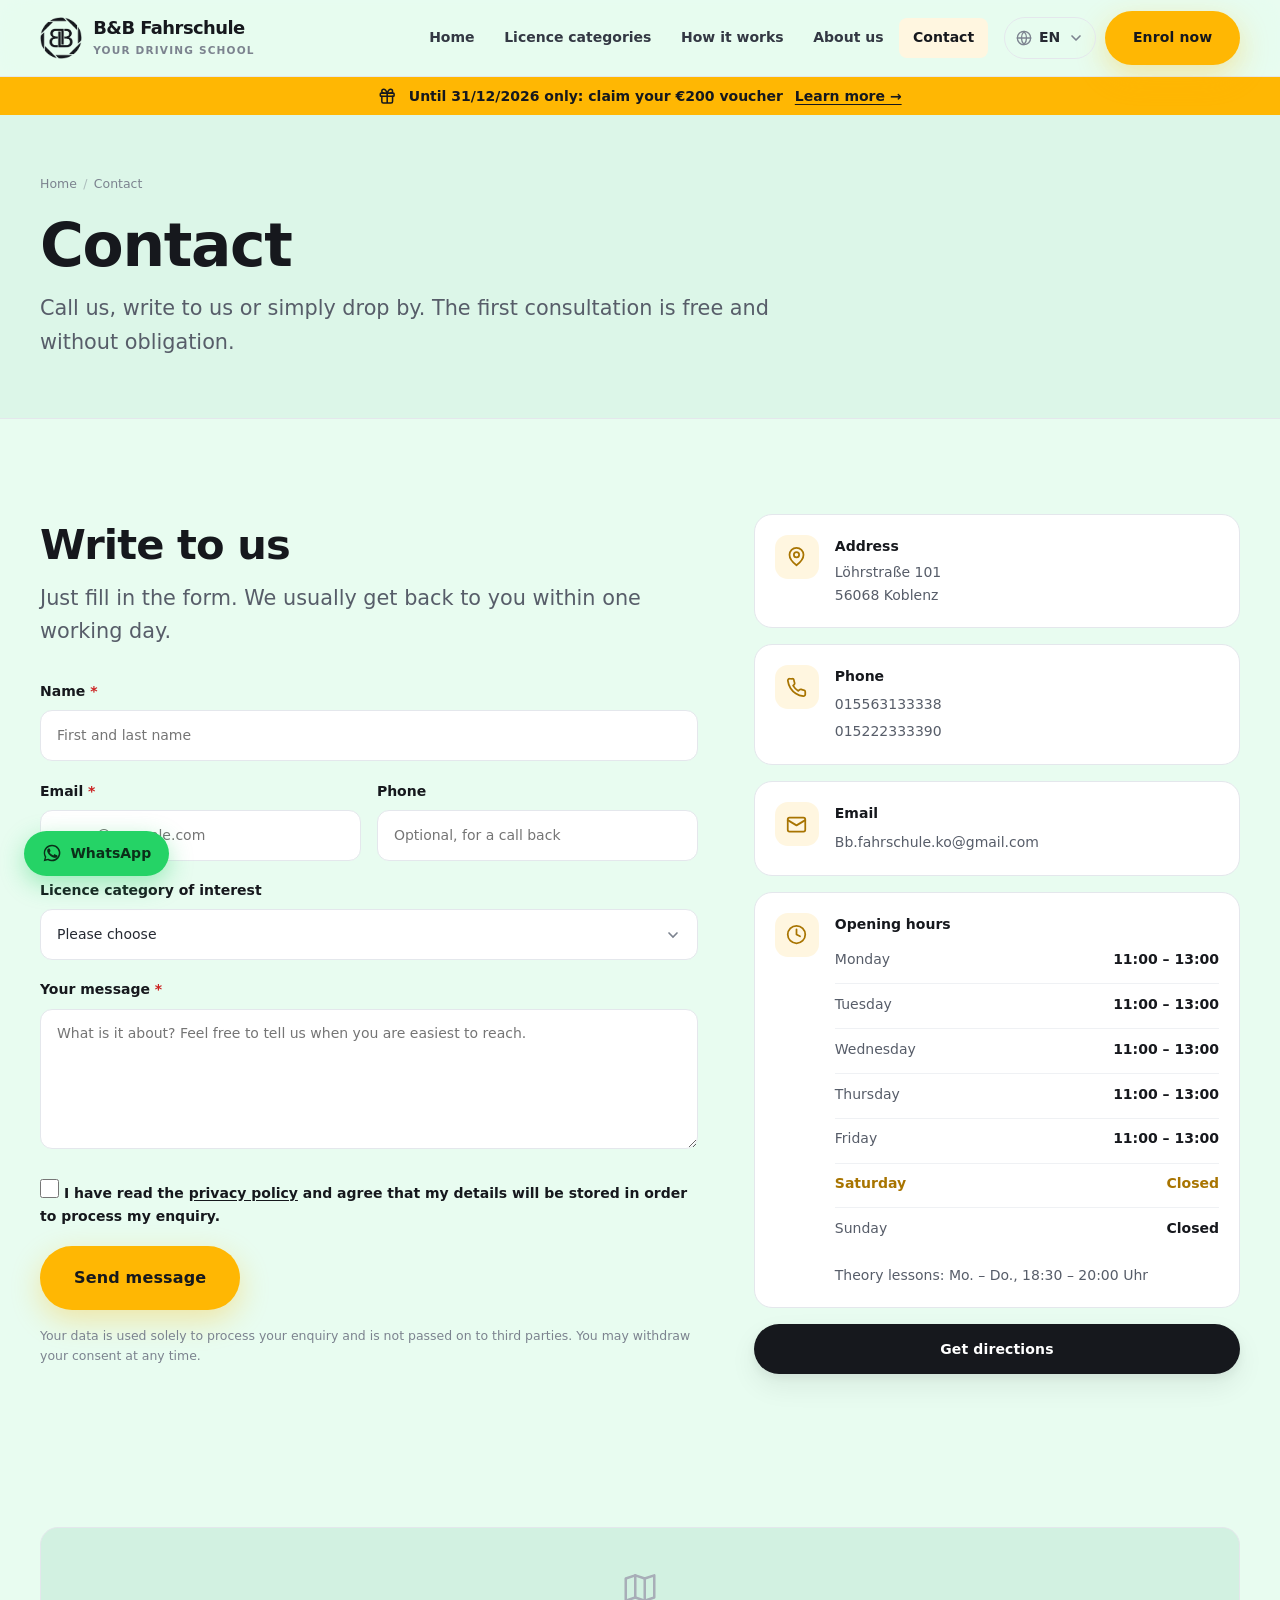
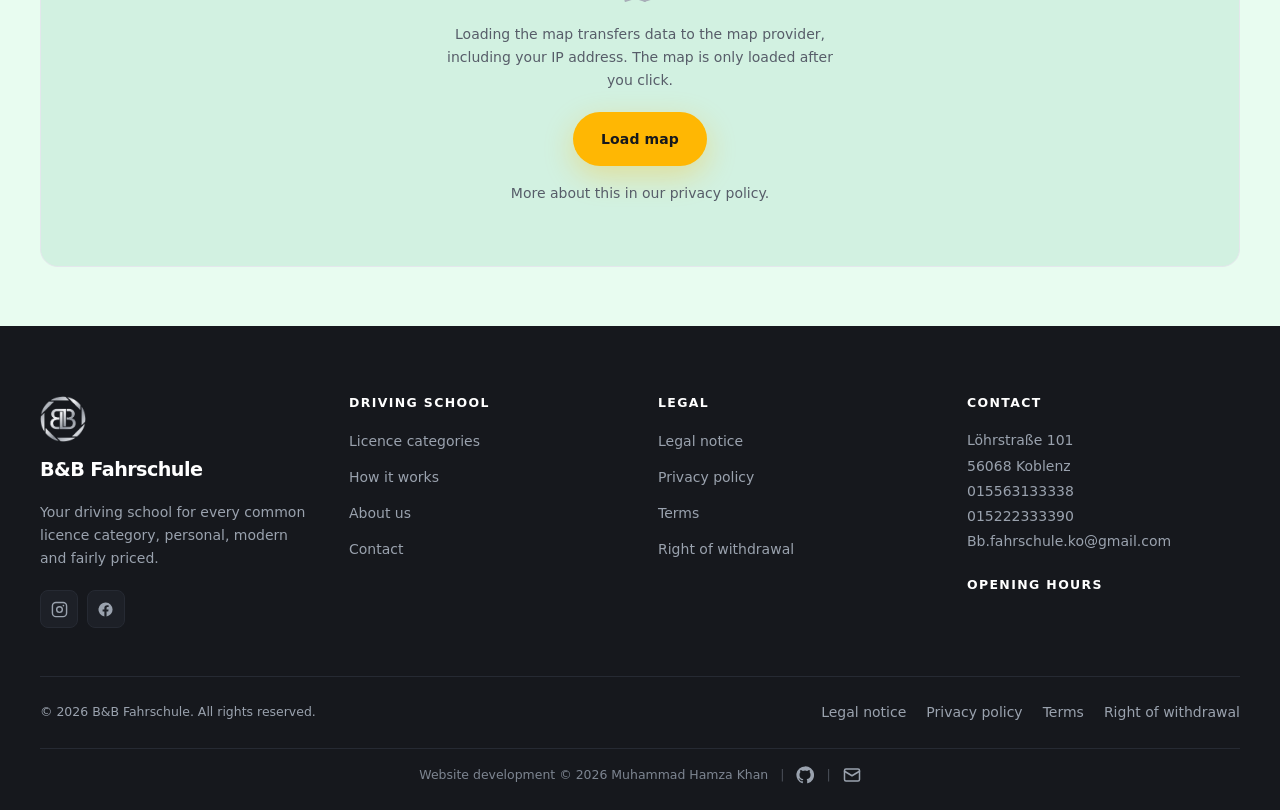
<file: kontakt.html>
<!DOCTYPE html>
<html lang="de" dir="ltr" data-base="" data-title-key="contact.metaTitle" data-desc-key="contact.metaDesc">
<head>
  <meta charset="utf-8">
  <meta name="viewport" content="width=device-width, initial-scale=1, viewport-fit=cover">
  <title data-i18n="contact.metaTitle">B&amp;B Fahrschule</title>
  <meta name="description" content="">
  <meta name="theme-color" content="#16181D">
  <meta name="robots" content="index, follow">
  <link rel="canonical" href="kontakt.html">
  <link rel="alternate" hreflang="de" href="kontakt.html?lang=de">
  <link rel="alternate" hreflang="en" href="kontakt.html?lang=en">
  <link rel="alternate" hreflang="tr" href="kontakt.html?lang=tr">
  <link rel="alternate" hreflang="ar" href="kontakt.html?lang=ar">
  <link rel="alternate" hreflang="x-default" href="kontakt.html">
  <link rel="icon" href="assets/img/favicon-32.png" sizes="32x32">
  <link rel="icon" href="assets/img/favicon-192.png" sizes="192x192">
  <link rel="apple-touch-icon" href="assets/img/favicon-180.png">
  <meta property="og:type" content="website">
  <meta property="og:site_name" content="B&amp;B Fahrschule">
  <meta property="og:title" content="B&amp;B Fahrschule">
  <meta property="og:image" content="assets/img/favicon-512.png">
  <meta name="twitter:card" content="summary">
  <link rel="stylesheet" href="assets/css/main.css">
</head>
<body>
  <a class="skip-link" href="#main" data-i18n="a11y.skip">Zum Inhalt springen</a>

  <header class="header">
    <div class="wrap header__bar">
      <a class="brand" href="index.html">
        <img src="assets/img/logo-mark-dark.png" alt="" data-i18n-attr="alt:a11y.logo" width="42" height="42">
        <span>
          <span class="brand__name">B&amp;B Fahrschule</span>
          <span class="brand__sub" data-i18n="brand.tagline"></span>
        </span>
      </a>

      <nav class="nav" aria-label="Hauptnavigation">
        <a href="index.html" data-i18n="nav.home"></a>
        <a href="fuehrerscheinklassen.html" data-i18n="nav.classes"></a>
        <!-- PREISE DEAKTIVIERT: <a href="preise.html" data-i18n="nav.prices"></a> -->
        <a href="ablauf.html" data-i18n="nav.process"></a>
        <a href="ueber-uns.html" data-i18n="nav.about"></a>
        <a href="kontakt.html" data-i18n="nav.contact"></a>
      </nav>

      <div class="header__actions">
        <div class="lang">
          <button class="lang__btn" type="button" aria-haspopup="listbox" aria-expanded="false">
            <svg viewBox="0 0 24 24" fill="none" stroke="currentColor" stroke-width="2" stroke-linecap="round" stroke-linejoin="round"><circle cx="12" cy="12" r="10"/><path d="M2 12h20M12 2a15 15 0 0 1 0 20 15 15 0 0 1 0-20z"/></svg>
            <span data-lang-label>DE</span>
            <svg viewBox="0 0 24 24" fill="none" stroke="currentColor" stroke-width="2.5" stroke-linecap="round" stroke-linejoin="round"><polyline points="6 9 12 15 18 9"/></svg>
          </button>
          <div class="lang__menu" role="listbox" data-open="false"></div>
        </div>
        <a class="btn btn--primary" href="kontakt.html" data-i18n="cta.register"></a>
        <button class="burger" type="button" aria-expanded="false" aria-controls="mobilenav"
                data-i18n-attr="aria-label:nav.menu"><svg viewBox="0 0 24 24" fill="none" stroke="currentColor" stroke-width="2.2" stroke-linecap="round"><path d="M3 6h18M3 12h18M3 18h18"/></svg></button>
      </div>
    </div>
  </header>

  <div class="mobilenav" id="mobilenav" data-open="false">
      <a href="index.html"><span data-i18n="nav.home"></span><svg viewBox="0 0 24 24" fill="none" stroke="currentColor" stroke-width="2.5" stroke-linecap="round" stroke-linejoin="round"><polyline points="6 9 12 15 18 9"/></svg></a>
      <a href="fuehrerscheinklassen.html"><span data-i18n="nav.classes"></span><svg viewBox="0 0 24 24" fill="none" stroke="currentColor" stroke-width="2.5" stroke-linecap="round" stroke-linejoin="round"><polyline points="6 9 12 15 18 9"/></svg></a>
      <!-- PREISE DEAKTIVIERT: <a href="preise.html"><span data-i18n="nav.prices"></span><svg viewBox="0 0 24 24" fill="none" stroke="currentColor" stroke-width="2.5" stroke-linecap="round" stroke-linejoin="round"><polyline points="6 9 12 15 18 9"/></svg></a> -->
      <a href="ablauf.html"><span data-i18n="nav.process"></span><svg viewBox="0 0 24 24" fill="none" stroke="currentColor" stroke-width="2.5" stroke-linecap="round" stroke-linejoin="round"><polyline points="6 9 12 15 18 9"/></svg></a>
      <a href="ueber-uns.html"><span data-i18n="nav.about"></span><svg viewBox="0 0 24 24" fill="none" stroke="currentColor" stroke-width="2.5" stroke-linecap="round" stroke-linejoin="round"><polyline points="6 9 12 15 18 9"/></svg></a>
      <a href="kontakt.html"><span data-i18n="nav.contact"></span><svg viewBox="0 0 24 24" fill="none" stroke="currentColor" stroke-width="2.5" stroke-linecap="round" stroke-linejoin="round"><polyline points="6 9 12 15 18 9"/></svg></a>
      <a class="btn btn--primary btn--lg btn--block" href="kontakt.html" data-i18n="cta.register"></a>
      <div class="mobilenav__legal">
        <a href="impressum.html" data-i18n="nav.impressum"></a>
        <a href="datenschutz.html" data-i18n="nav.privacy"></a>
        <a href="agb.html" data-i18n="nav.terms"></a>
        <a href="widerruf.html" data-i18n="nav.withdrawal"></a>
      </div>
  </div>
  <main id="main">
  <section class="pagehead">
    <div class="wrap">
      <nav class="crumbs" aria-label="Breadcrumb">
        <a href="index.html" data-i18n="nav.home"></a>
        <span aria-hidden="true">/</span>
        <span data-i18n="nav.contact"></span>
      </nav>
      <h1 data-i18n="contact.title"></h1>
      <p class="lead" data-i18n="contact.lead"></p>
    </div>
  </section>

    <section class="section">
      <div class="wrap split split--wide">

        <div>
          <h2 data-i18n="contact.formTitle"></h2>
          <p class="lead" style="margin-block:.75rem 2rem" data-i18n="contact.formLead"></p>

          <div id="form-status" hidden></div>

          <form id="contact-form" novalidate>
            <div class="field">
              <label for="f-name"><span data-i18n="form.f.name"></span> <span class="req">*</span></label>
              <input id="f-name" name="name" type="text" required autocomplete="name"
                     data-i18n-attr="placeholder:form.ph.name">
              <span class="field__err" data-i18n="form.required"></span>
            </div>

            <div class="grid g-2" style="gap:0 1rem">
              <div class="field">
                <label for="f-email"><span data-i18n="form.f.email"></span> <span class="req">*</span></label>
                <input id="f-email" name="email" type="email" required autocomplete="email"
                       data-i18n-attr="placeholder:form.ph.email">
                <span class="field__err" data-i18n="form.required"></span>
              </div>
              <div class="field">
                <label for="f-phone" data-i18n="form.f.phone"></label>
                <input id="f-phone" name="phone" type="tel" autocomplete="tel"
                       data-i18n-attr="placeholder:form.ph.phone">
              </div>
            </div>

            <div class="field">
              <label for="f-klasse" data-i18n="form.f.klasse"></label>
              <select id="f-klasse" name="klasse" data-class-options></select>
            </div>

            <div class="field">
              <label for="f-msg"><span data-i18n="form.f.message"></span> <span class="req">*</span></label>
              <textarea id="f-msg" name="message" required
                        data-i18n-attr="placeholder:form.ph.message"></textarea>
              <span class="field__err" data-i18n="form.required"></span>
            </div>

            <div class="field" hidden aria-hidden="true">
              <label for="f-web" data-i18n="form.f.website"></label>
              <input id="f-web" name="website" type="text" tabindex="-1" autocomplete="off">
            </div>

            <div class="field">
              <label class="checkrow">
                <input type="checkbox" name="privacy" required>
                <span data-i18n-html="form.privacy"></span>
              </label>
              <span class="field__err" data-i18n="form.required"></span>
            </div>

            <button class="btn btn--primary btn--lg" type="submit" data-i18n="form.submit"></button>
            <p class="formnote" data-i18n="form.privacyNote"></p>
          </form>
        </div>

        <div class="stack">
          <div class="infotile">
            <div class="infotile__ico"><svg viewBox="0 0 24 24" fill="none" stroke="currentColor" stroke-width="2" stroke-linecap="round" stroke-linejoin="round"><path d="M20 10c0 6-8 12-8 12s-8-6-8-12a8 8 0 0 1 16 0z"/><circle cx="12" cy="10" r="3"/></svg></div>
            <div>
              <b data-i18n="contact.addressTitle"></b>
              <p><span data-bb="business.street"></span><br>
                 <span data-bb="business.zip"></span> <span data-bb="business.city"></span></p>
            </div>
          </div>

          <div class="infotile">
            <div class="infotile__ico"><svg viewBox="0 0 24 24" fill="none" stroke="currentColor" stroke-width="2" stroke-linecap="round" stroke-linejoin="round"><path d="M22 16.9v3a2 2 0 0 1-2.2 2 19.8 19.8 0 0 1-8.6-3.1 19.5 19.5 0 0 1-6-6A19.8 19.8 0 0 1 2.1 4.2 2 2 0 0 1 4.1 2h3a2 2 0 0 1 2 1.7c.1 1 .4 2 .7 2.9a2 2 0 0 1-.5 2.1L8.1 9.9a16 16 0 0 0 6 6l1.2-1.2a2 2 0 0 1 2.1-.5c.9.3 1.9.6 2.9.7a2 2 0 0 1 1.7 2z"/></svg></div>
            <div>
              <b data-i18n="contact.phoneTitle"></b>
              <a data-bb-href-tel="business.phone" href="#"><span data-bb="business.phone"></span></a><br>
              <a data-bb-href-tel="business.mobile" href="#"><span data-bb="business.mobile"></span></a>
            </div>
          </div>

          <div class="infotile">
            <div class="infotile__ico"><svg viewBox="0 0 24 24" fill="none" stroke="currentColor" stroke-width="2" stroke-linecap="round" stroke-linejoin="round"><rect x="2" y="4" width="20" height="16" rx="2"/><path d="m22 7-10 6L2 7"/></svg></div>
            <div>
              <b data-i18n="contact.mailTitle"></b>
              <a data-bb-href-mailto="business.email" href="#"><span data-bb="business.email"></span></a>
            </div>
          </div>

          <div class="infotile">
            <div class="infotile__ico"><svg viewBox="0 0 24 24" fill="none" stroke="currentColor" stroke-width="2" stroke-linecap="round" stroke-linejoin="round"><circle cx="12" cy="12" r="10"/><path d="M12 6v6l4 2"/></svg></div>
            <div style="inline-size:100%">
              <b data-i18n="contact.hoursTitle"></b>
              <ul class="hours" data-hours></ul>
              <p class="small muted" style="margin-block-start:.75rem">
                <span data-i18n="contact.theoryTitle"></span>: <span data-bb="theoryTimes"></span>
              </p>
            </div>
          </div>

          <a class="btn btn--dark btn--block" data-bb-href="map.directionsUrl" href="#"
             target="_blank" rel="noopener noreferrer" data-i18n="contact.directions"></a>
        </div>
      </div>
    </section>

    <section class="section--tight">
      <div class="wrap">
        <div class="mapbox">
          <div class="mapconsent">
            <svg viewBox="0 0 24 24" fill="none" stroke="currentColor" stroke-width="1.6" stroke-linecap="round" stroke-linejoin="round"><path d="m9 4-6 2v14l6-2 6 2 6-2V4l-6 2z"/><path d="M9 4v14M15 6v14"/></svg>
            <p data-i18n="contact.mapConsent"></p>
            <button class="btn btn--primary" type="button" data-map-load data-i18n="contact.mapLoad"></button>
            <p class="small muted" style="margin-block-start:1rem">
              <a href="datenschutz.html" data-i18n="contact.mapNote"></a>
            </p>
          </div>
        </div>
      </div>
    </section>
  </main>
  <footer class="footer">
    <div class="wrap">
      <div class="footer__grid">
        <div class="footer__brand">
          <img src="assets/img/logo-mark-silver.png" alt="" data-i18n-attr="alt:a11y.logo" width="46" height="46">
          <span class="brand__name">B&amp;B Fahrschule</span>
          <p data-i18n="footer.about"></p>
          <div class="social">
            <a data-social="instagram" href="#" target="_blank" rel="noopener noreferrer" aria-label="Instagram"><svg viewBox="0 0 24 24" fill="none" stroke="currentColor" stroke-width="2"><rect x="2" y="2" width="20" height="20" rx="5"/><circle cx="12" cy="12" r="4"/><circle cx="17.5" cy="6.5" r="1.2" fill="currentColor" stroke="none"/></svg></a>
            <a data-social="facebook" href="#" target="_blank" rel="noopener noreferrer" aria-label="Facebook"><svg viewBox="0 0 24 24" fill="currentColor"><path d="M22 12a10 10 0 1 0-11.6 9.9v-7H7.9V12h2.5V9.8c0-2.5 1.5-3.9 3.8-3.9 1.1 0 2.2.2 2.2.2v2.5h-1.3c-1.2 0-1.6.8-1.6 1.6V12h2.8l-.4 2.9h-2.4v7A10 10 0 0 0 22 12z"/></svg></a>
            <a data-social="tiktok" href="#" target="_blank" rel="noopener noreferrer" aria-label="TikTok"><svg viewBox="0 0 24 24" fill="currentColor"><path d="M16.6 5.8a4.8 4.8 0 0 1-1.1-3.1h-3.2v12.9a2.5 2.5 0 1 1-1.8-2.4V9.8a5.8 5.8 0 1 0 5 5.7V9.3a8 8 0 0 0 4.6 1.5V7.6a4.8 4.8 0 0 1-3.5-1.8z"/></svg></a>
            <a data-social="youtube" href="#" target="_blank" rel="noopener noreferrer" aria-label="YouTube"><svg viewBox="0 0 24 24" fill="currentColor"><path d="M23 12s0-3.2-.4-4.7a2.5 2.5 0 0 0-1.7-1.8C19.3 5 12 5 12 5s-7.3 0-8.9.5a2.5 2.5 0 0 0-1.7 1.8C1 8.8 1 12 1 12s0 3.2.4 4.7a2.5 2.5 0 0 0 1.7 1.8C4.7 19 12 19 12 19s7.3 0 8.9-.5a2.5 2.5 0 0 0 1.7-1.8C23 15.2 23 12 23 12zM9.8 15.3V8.7l6 3.3z"/></svg></a>
          </div>
        </div>

        <nav aria-labelledby="f-nav">
          <h5 id="f-nav" data-i18n="footer.navTitle"></h5>
          <ul>
          <li><a href="fuehrerscheinklassen.html" data-i18n="nav.classes"></a></li>
          <!-- PREISE DEAKTIVIERT: <li><a href="preise.html" data-i18n="nav.prices"></a></li> -->
          <li><a href="ablauf.html" data-i18n="nav.process"></a></li>
          <li><a href="ueber-uns.html" data-i18n="nav.about"></a></li>
          <li><a href="kontakt.html" data-i18n="nav.contact"></a></li>
          </ul>
        </nav>

        <nav aria-labelledby="f-legal">
          <h5 id="f-legal" data-i18n="footer.legalTitle"></h5>
          <ul>
          <li><a href="impressum.html" data-i18n="nav.impressum"></a></li>
          <li><a href="datenschutz.html" data-i18n="nav.privacy"></a></li>
          <li><a href="agb.html" data-i18n="nav.terms"></a></li>
          <li><a href="widerruf.html" data-i18n="nav.withdrawal"></a></li>
          </ul>
        </nav>

        <div>
          <h5 data-i18n="footer.contactTitle"></h5>
          <address>
            <span data-bb="business.street"></span><br>
            <span data-bb="business.zip"></span> <span data-bb="business.city"></span><br>
            <a data-bb-href-tel="business.phone" href="#"><span data-bb="business.phone"></span></a><br>
            <a data-bb-href-tel="business.mobile" href="#"><span data-bb="business.mobile"></span></a><br>
            <a data-bb-href-mailto="business.email" href="#"><span data-bb="business.email"></span></a>
          </address>
          <h5 style="margin-block-start:1.5rem" data-i18n="hours.title"></h5>
          <ul class="hours" data-hours style="color:#9AA2AE"></ul>
        </div>
      </div>

      <div class="footer__bar">
        <p>&copy; <span data-year></span> B&amp;B Fahrschule. <span data-i18n="footer.rights"></span></p>
        <nav aria-label="Rechtliches">
          <a href="impressum.html" data-i18n="nav.impressum"></a>
          <a href="datenschutz.html" data-i18n="nav.privacy"></a>
          <a href="agb.html" data-i18n="nav.terms"></a>
          <a href="widerruf.html" data-i18n="nav.withdrawal"></a>
        </nav>
      </div>
      <div class="footer__credit">
        <span><span data-i18n="footer.devCredit"></span> &copy; <span data-year></span> Muhammad Hamza Khan</span>
        <span class="footer__credit-sep" aria-hidden="true">|</span>
        <a href="https://github.com/hamzanaeemm" target="_blank" rel="noopener" aria-label="GitHub"><svg viewBox="0 0 24 24" fill="currentColor" aria-hidden="true"><path d="M12 .5a11.5 11.5 0 0 0-3.64 22.41c.58.1.79-.25.79-.56v-2c-3.2.7-3.88-1.37-3.88-1.37-.52-1.33-1.28-1.69-1.28-1.69-1.04-.71.08-.7.08-.7 1.15.08 1.76 1.19 1.76 1.19 1.03 1.76 2.69 1.25 3.35.96.1-.75.4-1.25.73-1.54-2.56-.29-5.25-1.28-5.25-5.69 0-1.26.45-2.29 1.19-3.1-.12-.29-.52-1.46.11-3.05 0 0 .97-.31 3.17 1.18a11 11 0 0 1 5.77 0c2.2-1.49 3.17-1.18 3.17-1.18.63 1.59.23 2.76.11 3.05.74.81 1.19 1.84 1.19 3.1 0 4.42-2.7 5.4-5.27 5.68.41.36.78 1.06.78 2.14v3.17c0 .31.21.67.8.56A11.5 11.5 0 0 0 12 .5z"/></svg></a>
        <span class="footer__credit-sep" aria-hidden="true">|</span>
        <a href="mailto:hamzak63710@gmail.com" aria-label="E-Mail"><svg viewBox="0 0 24 24" fill="none" stroke="currentColor" stroke-width="2" stroke-linecap="round" stroke-linejoin="round" aria-hidden="true"><rect x="2" y="4" width="20" height="16" rx="2"/><path d="m22 7-10 6L2 7"/></svg></a>
      </div>
    </div>
  </footer>

  <button class="totop" type="button" data-i18n-attr="aria-label:a11y.toTop"><svg viewBox="0 0 24 24" fill="none" stroke="currentColor" stroke-width="2.5" stroke-linecap="round" stroke-linejoin="round"><path d="M12 19V5M5 12l7-7 7 7"/></svg></button>
  <a class="wa" data-wa href="#" target="_blank" rel="noopener noreferrer"><svg viewBox="0 0 24 24" fill="currentColor"><path d="M17.5 14.4c-.3-.2-1.7-.9-2-1-.3-.1-.5-.2-.7.1s-.7 1-.9 1.2c-.2.2-.3.2-.6.1a8 8 0 0 1-2.4-1.5 9 9 0 0 1-1.6-2c-.2-.3 0-.5.1-.6l.5-.5.3-.5v-.5l-.9-2.2c-.2-.6-.5-.5-.7-.5h-.6c-.2 0-.5.1-.8.4-.3.3-1 1-1 2.5s1.1 2.9 1.2 3.1c.2.2 2.2 3.3 5.3 4.6l1.7.6c.7.2 1.4.2 1.9.1.6-.1 1.7-.7 2-1.4.2-.7.2-1.3.2-1.4l-.5-.3zM12 2a10 10 0 0 0-8.6 15L2 22l5.1-1.3A10 10 0 1 0 12 2zm0 18.2c-1.5 0-3-.4-4.3-1.2l-.3-.2-3 .8.8-3-.2-.3A8.2 8.2 0 1 1 12 20.2z"/></svg><span>WhatsApp</span></a>

  <div class="cookie" data-open="false" role="dialog" aria-live="polite">
    <h4 data-i18n="cookie.title"></h4>
    <p data-i18n="cookie.text"></p>
    <div class="cookie__btns">
      <button class="btn btn--primary" type="button" data-consent="all" data-i18n="cookie.accept"></button>
      <button class="btn btn--ghost" type="button" data-consent="essential" data-i18n="cookie.decline"></button>
    </div>
  </div>

  <script src="assets/js/config.js"></script>
  <script src="assets/js/i18n.js"></script>
  <script src="assets/js/app.js"></script>
</body>
</html>
</file>
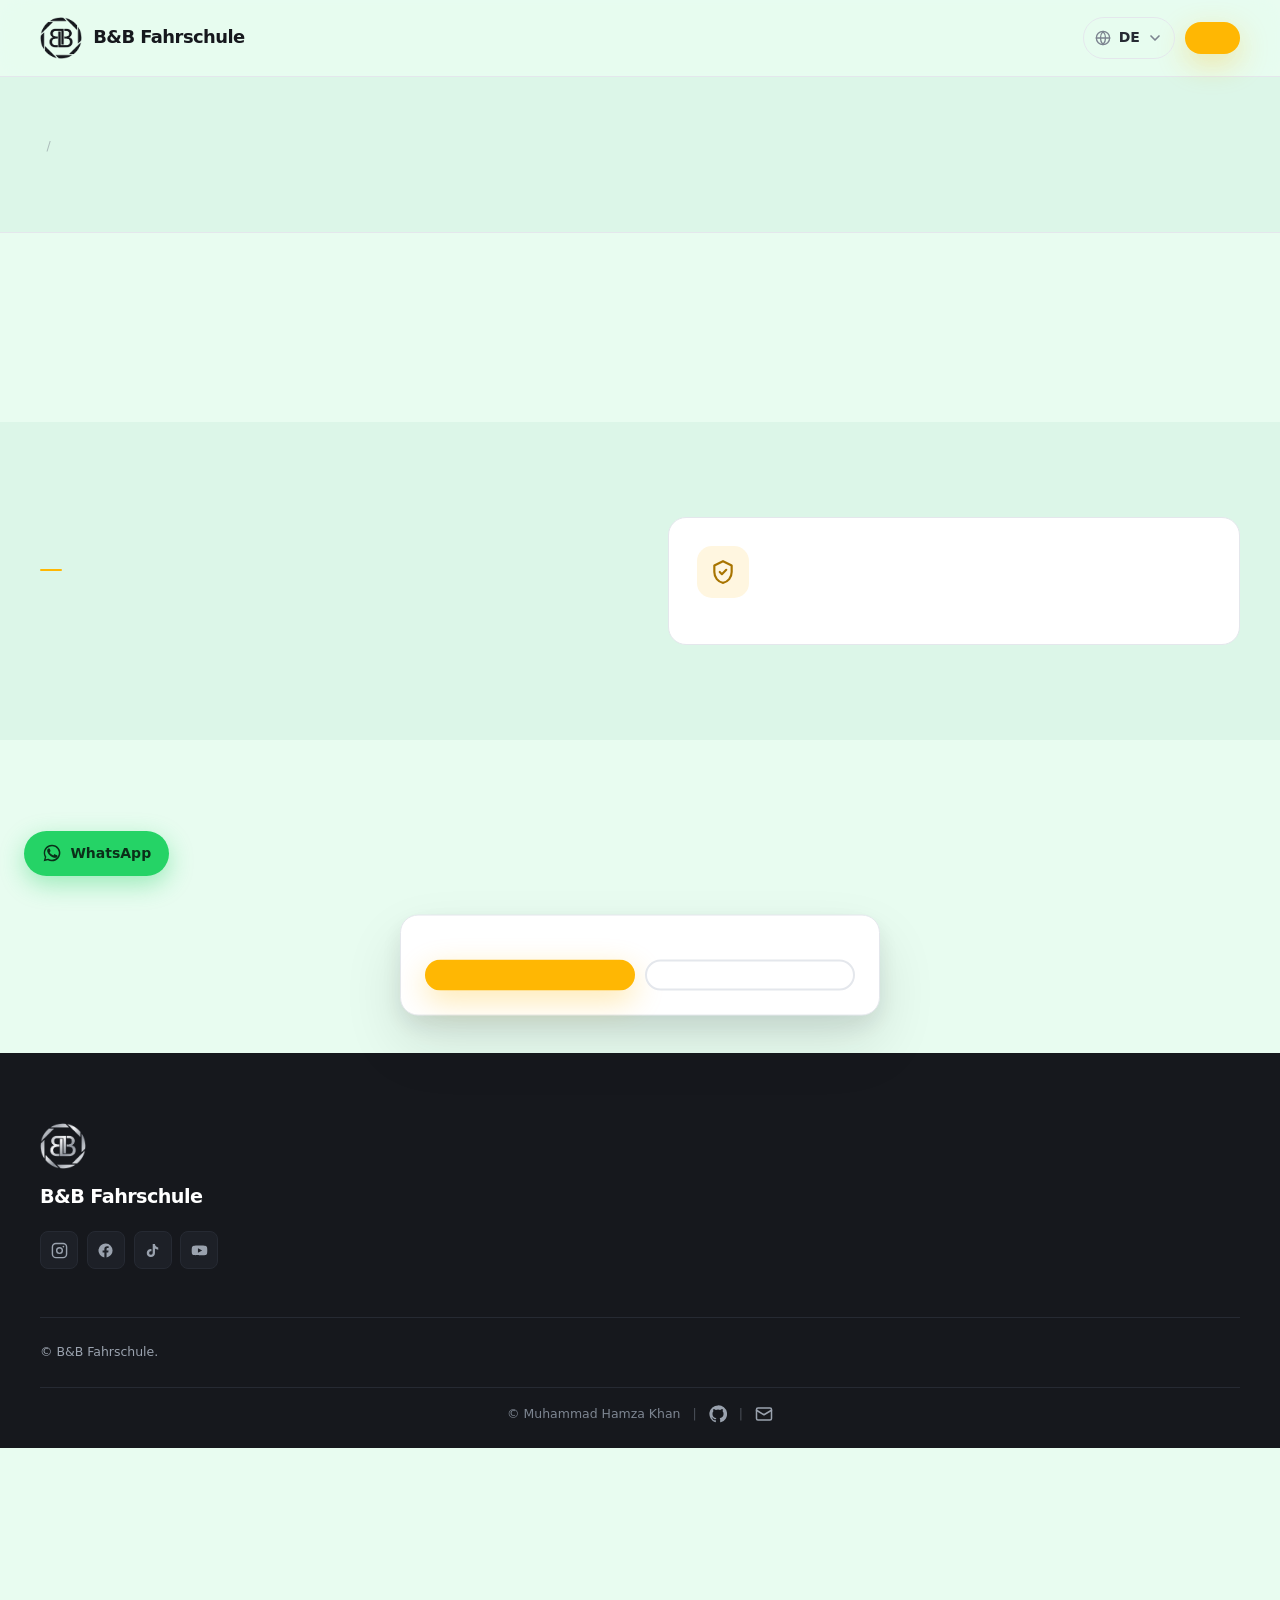
<file: preise.html>
<!DOCTYPE html>
<html lang="de" dir="ltr" data-base="" data-title-key="prices.metaTitle" data-desc-key="prices.metaDesc">
<head>
  <meta charset="utf-8">
  <!-- PREISE DEAKTIVIERT: Seite leitet um. Zum Reaktivieren die beiden folgenden Zeilen entfernen. -->
  <meta http-equiv="refresh" content="0; url=fuehrerscheinklassen.html">
  <meta name="robots" content="noindex">
  <meta name="viewport" content="width=device-width, initial-scale=1, viewport-fit=cover">
  <title data-i18n="prices.metaTitle">B&amp;B Fahrschule</title>
  <meta name="description" content="">
  <meta name="theme-color" content="#16181D">
  <meta name="robots" content="index, follow">
  <link rel="canonical" href="preise.html">
  <link rel="alternate" hreflang="de" href="preise.html?lang=de">
  <link rel="alternate" hreflang="en" href="preise.html?lang=en">
  <link rel="alternate" hreflang="tr" href="preise.html?lang=tr">
  <link rel="alternate" hreflang="ar" href="preise.html?lang=ar">
  <link rel="alternate" hreflang="x-default" href="preise.html">
  <link rel="icon" href="assets/img/favicon-32.png" sizes="32x32">
  <link rel="icon" href="assets/img/favicon-192.png" sizes="192x192">
  <link rel="apple-touch-icon" href="assets/img/favicon-180.png">
  <meta property="og:type" content="website">
  <meta property="og:site_name" content="B&amp;B Fahrschule">
  <meta property="og:title" content="B&amp;B Fahrschule">
  <meta property="og:image" content="assets/img/favicon-512.png">
  <meta name="twitter:card" content="summary">
  <link rel="stylesheet" href="assets/css/main.css">
</head>
<body>
  <a class="skip-link" href="#main" data-i18n="a11y.skip">Zum Inhalt springen</a>

  <header class="header">
    <div class="wrap header__bar">
      <a class="brand" href="index.html">
        <img src="assets/img/logo-mark-dark.png" alt="" data-i18n-attr="alt:a11y.logo" width="42" height="42">
        <span>
          <span class="brand__name">B&amp;B Fahrschule</span>
          <span class="brand__sub" data-i18n="brand.tagline"></span>
        </span>
      </a>

      <nav class="nav" aria-label="Hauptnavigation">
        <a href="index.html" data-i18n="nav.home"></a>
        <a href="fuehrerscheinklassen.html" data-i18n="nav.classes"></a>
        <a href="preise.html" data-i18n="nav.prices"></a>
        <a href="ablauf.html" data-i18n="nav.process"></a>
        <a href="ueber-uns.html" data-i18n="nav.about"></a>
        <a href="kontakt.html" data-i18n="nav.contact"></a>
      </nav>

      <div class="header__actions">
        <div class="lang">
          <button class="lang__btn" type="button" aria-haspopup="listbox" aria-expanded="false">
            <svg viewBox="0 0 24 24" fill="none" stroke="currentColor" stroke-width="2" stroke-linecap="round" stroke-linejoin="round"><circle cx="12" cy="12" r="10"/><path d="M2 12h20M12 2a15 15 0 0 1 0 20 15 15 0 0 1 0-20z"/></svg>
            <span data-lang-label>DE</span>
            <svg viewBox="0 0 24 24" fill="none" stroke="currentColor" stroke-width="2.5" stroke-linecap="round" stroke-linejoin="round"><polyline points="6 9 12 15 18 9"/></svg>
          </button>
          <div class="lang__menu" role="listbox" data-open="false"></div>
        </div>
        <a class="btn btn--primary" href="kontakt.html" data-i18n="cta.register"></a>
        <button class="burger" type="button" aria-expanded="false" aria-controls="mobilenav"
                data-i18n-attr="aria-label:nav.menu"><svg viewBox="0 0 24 24" fill="none" stroke="currentColor" stroke-width="2.2" stroke-linecap="round"><path d="M3 6h18M3 12h18M3 18h18"/></svg></button>
      </div>
    </div>
  </header>

  <div class="mobilenav" id="mobilenav" data-open="false">
      <a href="index.html"><span data-i18n="nav.home"></span><svg viewBox="0 0 24 24" fill="none" stroke="currentColor" stroke-width="2.5" stroke-linecap="round" stroke-linejoin="round"><polyline points="6 9 12 15 18 9"/></svg></a>
      <a href="fuehrerscheinklassen.html"><span data-i18n="nav.classes"></span><svg viewBox="0 0 24 24" fill="none" stroke="currentColor" stroke-width="2.5" stroke-linecap="round" stroke-linejoin="round"><polyline points="6 9 12 15 18 9"/></svg></a>
      <a href="preise.html"><span data-i18n="nav.prices"></span><svg viewBox="0 0 24 24" fill="none" stroke="currentColor" stroke-width="2.5" stroke-linecap="round" stroke-linejoin="round"><polyline points="6 9 12 15 18 9"/></svg></a>
      <a href="ablauf.html"><span data-i18n="nav.process"></span><svg viewBox="0 0 24 24" fill="none" stroke="currentColor" stroke-width="2.5" stroke-linecap="round" stroke-linejoin="round"><polyline points="6 9 12 15 18 9"/></svg></a>
      <a href="ueber-uns.html"><span data-i18n="nav.about"></span><svg viewBox="0 0 24 24" fill="none" stroke="currentColor" stroke-width="2.5" stroke-linecap="round" stroke-linejoin="round"><polyline points="6 9 12 15 18 9"/></svg></a>
      <a href="kontakt.html"><span data-i18n="nav.contact"></span><svg viewBox="0 0 24 24" fill="none" stroke="currentColor" stroke-width="2.5" stroke-linecap="round" stroke-linejoin="round"><polyline points="6 9 12 15 18 9"/></svg></a>
      <a class="btn btn--primary btn--lg btn--block" href="kontakt.html" data-i18n="cta.register"></a>
      <div class="mobilenav__legal">
        <a href="impressum.html" data-i18n="nav.impressum"></a>
        <a href="datenschutz.html" data-i18n="nav.privacy"></a>
        <a href="agb.html" data-i18n="nav.terms"></a>
        <a href="widerruf.html" data-i18n="nav.withdrawal"></a>
      </div>
  </div>
  <main id="main">
  <section class="pagehead">
    <div class="wrap">
      <nav class="crumbs" aria-label="Breadcrumb">
        <a href="index.html" data-i18n="nav.home"></a>
        <span aria-hidden="true">/</span>
        <span data-i18n="nav.prices"></span>
      </nav>
      <h1 data-i18n="prices.title"></h1>
      <p class="lead" data-i18n="prices.lead"></p>
    </div>
  </section>

    <section class="section" id="rechner">
      <div class="wrap">
      <div class="sect-head reveal">
        <span class="eyebrow" data-i18n="calc.title"></span>
        <h2 data-i18n="calc.title"></h2>
        <p class="lead" data-i18n="calc.lead"></p>
      </div>

        <div class="calc" data-calculator>
          <div class="calc__panel">

            <div class="calc__group">
              <span class="calc__label" data-i18n="calc.stepClass"></span>
              <div class="chips" data-calc-classes></div>
              <div class="klass__meta" style="margin-block:1rem 0;padding:0;border:0" data-calc-info></div>
            </div>

            <div class="calc__group" data-calc-lessons-group>
              <label class="calc__label" for="calc-lessons" data-i18n="calc.stepLessons"></label>
              <div class="range">
                <input id="calc-lessons" type="range" min="5" max="60" value="25" step="1" data-calc-lessons>
                <output class="range__val" data-calc-lessons-val>25</output>
              </div>
              <p class="calc__hint" data-calc-lessons-hint></p>
            </div>

            <div class="calc__group">
              <span class="calc__label" data-i18n="calc.stepOptions"></span>
            <div class="switchrow">
              <label class="switch"><input type="checkbox" data-calc-toggle="firstLicence"><span></span></label>
              <span class="switchrow__txt"><b data-i18n="calc.opt.firstLicence.t"></b><span data-i18n="calc.opt.firstLicence.d"></span></span>
            </div>
            <div class="switchrow" data-calc-schalt-group hidden>
              <label class="switch"><input type="checkbox" data-calc-toggle="schalt"><span></span></label>
              <span class="switchrow__txt"><b data-i18n="calc.opt.schalt.t"></b><span data-i18n="calc.opt.schalt.d"></span></span>
            </div>
            <div class="switchrow" data-calc-row="sehtest">
              <label class="switch"><input type="checkbox" data-calc-toggle="sehtest"><span></span></label>
              <span class="switchrow__txt"><b data-i18n="calc.opt.sehtest.t"></b><span data-i18n="calc.opt.sehtest.d"></span></span>
            </div>
            <div class="switchrow" data-calc-row="ersteHilfe">
              <label class="switch"><input type="checkbox" data-calc-toggle="ersteHilfe"><span></span></label>
              <span class="switchrow__txt"><b data-i18n="calc.opt.ersteHilfe.t"></b><span data-i18n="calc.opt.ersteHilfe.d"></span></span>
            </div>
            <div class="switchrow" data-calc-row="passbild">
              <label class="switch"><input type="checkbox" data-calc-toggle="passbild"><span></span></label>
              <span class="switchrow__txt"><b data-i18n="calc.opt.passbild.t"></b><span data-i18n="calc.opt.passbild.d"></span></span>
            </div>
            <div class="switchrow" data-calc-row="antrag">
              <label class="switch"><input type="checkbox" data-calc-toggle="antrag"><span></span></label>
              <span class="switchrow__txt"><b data-i18n="calc.opt.antrag.t"></b><span data-i18n="calc.opt.antrag.d"></span></span>
            </div>
            <div class="switchrow">
              <label class="switch"><input type="checkbox" data-calc-toggle="intensiv"><span></span></label>
              <span class="switchrow__txt"><b data-i18n="calc.opt.intensiv.t"></b><span data-i18n="calc.opt.intensiv.d"></span></span>
            </div>
            <div class="switchrow">
              <label class="switch"><input type="checkbox" data-calc-toggle="retryBuffer"><span></span></label>
              <span class="switchrow__txt"><b data-i18n="calc.opt.retryBuffer.t"></b><span data-i18n="calc.opt.retryBuffer.d"></span></span>
            </div>

            </div>

            <div class="cluster" style="margin-block-start:1.5rem">
              <button class="btn btn--ghost" type="button" data-calc-reset data-i18n="calc.reset"></button>
              <button class="btn btn--ghost" type="button" data-calc-print data-i18n="calc.print"></button>
            </div>
          </div>

          <aside class="result" aria-live="polite">
            <div class="result__top">
              <span data-i18n="calc.estimate"></span>
              <p class="result__sum" data-calc-sum>—</p>
              <p class="result__range" data-calc-range></p>
            </div>
            <div class="result__rows" data-calc-rows></div>
            <div class="result__foot">
              <a class="btn btn--primary btn--block" href="kontakt.html" data-i18n="cta.register"></a>
              <p class="result__note" data-i18n="calc.disclaimer"></p>
            </div>
          </aside>
        </div>
      </div>
    </section>

    <section class="section section--paper">
      <div class="wrap">
      <div class="sect-head reveal">
        <span class="eyebrow" data-i18n="prices.priceTitle"></span>
        <h2 data-i18n="prices.priceTitle"></h2>
      </div>

        <div class="grid g-2">
          <div class="ptable-wrap"><table class="ptable" data-price-table="school"></table></div>
          <div>
            <div class="ptable-wrap"><table class="ptable" data-price-table="third"></table></div>
            <p class="small muted" style="margin-block-start:1rem" data-i18n="prices.third.intro"></p>
          </div>
        </div>
        <div class="ptable-wrap" style="margin-block-start:var(--gap)">
          <table class="ptable" data-price-table="extras"></table>
        </div>
        <p class="small muted" style="margin-block-start:1.5rem" data-i18n="prices.legalNote"></p>
      </div>
    </section>

    <section class="section">
      <div class="wrap-narrow">
        <div class="card">
          <div class="card__icon"><svg viewBox="0 0 24 24" fill="none" stroke="currentColor" stroke-width="2" stroke-linecap="round" stroke-linejoin="round"><path d="M18 6a8 8 0 1 0 0 12"/><path d="M3 10h9M3 14h9"/></svg></div>
          <h3 data-i18n="prices.payTitle"></h3>
          <p data-i18n="prices.payText"></p>
        </div>
      </div>
    </section>

    <section class="section section--tight">
      <div class="wrap">
        <div class="ctaband reveal">
          <h2 data-i18n="home.ctaTitle"></h2>
          <p data-i18n="home.ctaLead"></p>
          <div class="cluster">
            <a class="btn btn--primary btn--lg" href="kontakt.html" data-i18n="cta.register"></a>
            <a class="btn btn--on-ink btn--lg" data-bb-href-tel="business.phone" href="#">
              <svg viewBox="0 0 24 24" fill="none" stroke="currentColor" stroke-width="2" stroke-linecap="round" stroke-linejoin="round"><path d="M22 16.9v3a2 2 0 0 1-2.2 2 19.8 19.8 0 0 1-8.6-3.1 19.5 19.5 0 0 1-6-6A19.8 19.8 0 0 1 2.1 4.2 2 2 0 0 1 4.1 2h3a2 2 0 0 1 2 1.7c.1 1 .4 2 .7 2.9a2 2 0 0 1-.5 2.1L8.1 9.9a16 16 0 0 0 6 6l1.2-1.2a2 2 0 0 1 2.1-.5c.9.3 1.9.6 2.9.7a2 2 0 0 1 1.7 2z"/></svg> <span data-bb="business.phone"></span></a>
            <a class="btn btn--on-ink btn--lg" data-bb-href-tel="business.mobile" href="#">
              <svg viewBox="0 0 24 24" fill="none" stroke="currentColor" stroke-width="2" stroke-linecap="round" stroke-linejoin="round"><path d="M22 16.9v3a2 2 0 0 1-2.2 2 19.8 19.8 0 0 1-8.6-3.1 19.5 19.5 0 0 1-6-6A19.8 19.8 0 0 1 2.1 4.2 2 2 0 0 1 4.1 2h3a2 2 0 0 1 2 1.7c.1 1 .4 2 .7 2.9a2 2 0 0 1-.5 2.1L8.1 9.9a16 16 0 0 0 6 6l1.2-1.2a2 2 0 0 1 2.1-.5c.9.3 1.9.6 2.9.7a2 2 0 0 1 1.7 2z"/></svg> <span data-bb="business.mobile"></span></a>
          </div>
        </div>
      </div>
    </section>

  </main>
  <footer class="footer">
    <div class="wrap">
      <div class="footer__grid">
        <div class="footer__brand">
          <img src="assets/img/logo-mark-silver.png" alt="" data-i18n-attr="alt:a11y.logo" width="46" height="46">
          <span class="brand__name">B&amp;B Fahrschule</span>
          <p data-i18n="footer.about"></p>
          <div class="social">
            <a data-social="instagram" href="#" target="_blank" rel="noopener noreferrer" aria-label="Instagram"><svg viewBox="0 0 24 24" fill="none" stroke="currentColor" stroke-width="2"><rect x="2" y="2" width="20" height="20" rx="5"/><circle cx="12" cy="12" r="4"/><circle cx="17.5" cy="6.5" r="1.2" fill="currentColor" stroke="none"/></svg></a>
            <a data-social="facebook" href="#" target="_blank" rel="noopener noreferrer" aria-label="Facebook"><svg viewBox="0 0 24 24" fill="currentColor"><path d="M22 12a10 10 0 1 0-11.6 9.9v-7H7.9V12h2.5V9.8c0-2.5 1.5-3.9 3.8-3.9 1.1 0 2.2.2 2.2.2v2.5h-1.3c-1.2 0-1.6.8-1.6 1.6V12h2.8l-.4 2.9h-2.4v7A10 10 0 0 0 22 12z"/></svg></a>
            <a data-social="tiktok" href="#" target="_blank" rel="noopener noreferrer" aria-label="TikTok"><svg viewBox="0 0 24 24" fill="currentColor"><path d="M16.6 5.8a4.8 4.8 0 0 1-1.1-3.1h-3.2v12.9a2.5 2.5 0 1 1-1.8-2.4V9.8a5.8 5.8 0 1 0 5 5.7V9.3a8 8 0 0 0 4.6 1.5V7.6a4.8 4.8 0 0 1-3.5-1.8z"/></svg></a>
            <a data-social="youtube" href="#" target="_blank" rel="noopener noreferrer" aria-label="YouTube"><svg viewBox="0 0 24 24" fill="currentColor"><path d="M23 12s0-3.2-.4-4.7a2.5 2.5 0 0 0-1.7-1.8C19.3 5 12 5 12 5s-7.3 0-8.9.5a2.5 2.5 0 0 0-1.7 1.8C1 8.8 1 12 1 12s0 3.2.4 4.7a2.5 2.5 0 0 0 1.7 1.8C4.7 19 12 19 12 19s7.3 0 8.9-.5a2.5 2.5 0 0 0 1.7-1.8C23 15.2 23 12 23 12zM9.8 15.3V8.7l6 3.3z"/></svg></a>
          </div>
        </div>

        <nav aria-labelledby="f-nav">
          <h5 id="f-nav" data-i18n="footer.navTitle"></h5>
          <ul>
          <li><a href="fuehrerscheinklassen.html" data-i18n="nav.classes"></a></li>
          <li><a href="preise.html" data-i18n="nav.prices"></a></li>
          <li><a href="ablauf.html" data-i18n="nav.process"></a></li>
          <li><a href="ueber-uns.html" data-i18n="nav.about"></a></li>
          <li><a href="kontakt.html" data-i18n="nav.contact"></a></li>
          </ul>
        </nav>

        <nav aria-labelledby="f-legal">
          <h5 id="f-legal" data-i18n="footer.legalTitle"></h5>
          <ul>
          <li><a href="impressum.html" data-i18n="nav.impressum"></a></li>
          <li><a href="datenschutz.html" data-i18n="nav.privacy"></a></li>
          <li><a href="agb.html" data-i18n="nav.terms"></a></li>
          <li><a href="widerruf.html" data-i18n="nav.withdrawal"></a></li>
          </ul>
        </nav>

        <div>
          <h5 data-i18n="footer.contactTitle"></h5>
          <address>
            <span data-bb="business.street"></span><br>
            <span data-bb="business.zip"></span> <span data-bb="business.city"></span><br>
            <a data-bb-href-tel="business.phone" href="#"><span data-bb="business.phone"></span></a><br>
            <a data-bb-href-tel="business.mobile" href="#"><span data-bb="business.mobile"></span></a><br>
            <a data-bb-href-mailto="business.email" href="#"><span data-bb="business.email"></span></a>
          </address>
          <h5 style="margin-block-start:1.5rem" data-i18n="hours.title"></h5>
          <ul class="hours" data-hours style="color:#9AA2AE"></ul>
        </div>
      </div>

      <div class="footer__bar">
        <p>&copy; <span data-year></span> B&amp;B Fahrschule. <span data-i18n="footer.rights"></span></p>
        <nav aria-label="Rechtliches">
          <a href="impressum.html" data-i18n="nav.impressum"></a>
          <a href="datenschutz.html" data-i18n="nav.privacy"></a>
          <a href="agb.html" data-i18n="nav.terms"></a>
          <a href="widerruf.html" data-i18n="nav.withdrawal"></a>
        </nav>
      </div>
      <div class="footer__credit">
        <span><span data-i18n="footer.devCredit"></span> &copy; <span data-year></span> Muhammad Hamza Khan</span>
        <span class="footer__credit-sep" aria-hidden="true">|</span>
        <a href="https://github.com/hamzanaeemm" target="_blank" rel="noopener" aria-label="GitHub"><svg viewBox="0 0 24 24" fill="currentColor" aria-hidden="true"><path d="M12 .5a11.5 11.5 0 0 0-3.64 22.41c.58.1.79-.25.79-.56v-2c-3.2.7-3.88-1.37-3.88-1.37-.52-1.33-1.28-1.69-1.28-1.69-1.04-.71.08-.7.08-.7 1.15.08 1.76 1.19 1.76 1.19 1.03 1.76 2.69 1.25 3.35.96.1-.75.4-1.25.73-1.54-2.56-.29-5.25-1.28-5.25-5.69 0-1.26.45-2.29 1.19-3.1-.12-.29-.52-1.46.11-3.05 0 0 .97-.31 3.17 1.18a11 11 0 0 1 5.77 0c2.2-1.49 3.17-1.18 3.17-1.18.63 1.59.23 2.76.11 3.05.74.81 1.19 1.84 1.19 3.1 0 4.42-2.7 5.4-5.27 5.68.41.36.78 1.06.78 2.14v3.17c0 .31.21.67.8.56A11.5 11.5 0 0 0 12 .5z"/></svg></a>
        <span class="footer__credit-sep" aria-hidden="true">|</span>
        <a href="mailto:hamzak63710@gmail.com" aria-label="E-Mail"><svg viewBox="0 0 24 24" fill="none" stroke="currentColor" stroke-width="2" stroke-linecap="round" stroke-linejoin="round" aria-hidden="true"><rect x="2" y="4" width="20" height="16" rx="2"/><path d="m22 7-10 6L2 7"/></svg></a>
      </div>
    </div>
  </footer>

  <button class="totop" type="button" data-i18n-attr="aria-label:a11y.toTop"><svg viewBox="0 0 24 24" fill="none" stroke="currentColor" stroke-width="2.5" stroke-linecap="round" stroke-linejoin="round"><path d="M12 19V5M5 12l7-7 7 7"/></svg></button>
  <a class="wa" data-wa href="#" target="_blank" rel="noopener noreferrer"><svg viewBox="0 0 24 24" fill="currentColor"><path d="M17.5 14.4c-.3-.2-1.7-.9-2-1-.3-.1-.5-.2-.7.1s-.7 1-.9 1.2c-.2.2-.3.2-.6.1a8 8 0 0 1-2.4-1.5 9 9 0 0 1-1.6-2c-.2-.3 0-.5.1-.6l.5-.5.3-.5v-.5l-.9-2.2c-.2-.6-.5-.5-.7-.5h-.6c-.2 0-.5.1-.8.4-.3.3-1 1-1 2.5s1.1 2.9 1.2 3.1c.2.2 2.2 3.3 5.3 4.6l1.7.6c.7.2 1.4.2 1.9.1.6-.1 1.7-.7 2-1.4.2-.7.2-1.3.2-1.4l-.5-.3zM12 2a10 10 0 0 0-8.6 15L2 22l5.1-1.3A10 10 0 1 0 12 2zm0 18.2c-1.5 0-3-.4-4.3-1.2l-.3-.2-3 .8.8-3-.2-.3A8.2 8.2 0 1 1 12 20.2z"/></svg><span>WhatsApp</span></a>

  <div class="cookie" data-open="false" role="dialog" aria-live="polite">
    <h4 data-i18n="cookie.title"></h4>
    <p data-i18n="cookie.text"></p>
    <div class="cookie__btns">
      <button class="btn btn--primary" type="button" data-consent="all" data-i18n="cookie.accept"></button>
      <button class="btn btn--ghost" type="button" data-consent="essential" data-i18n="cookie.decline"></button>
    </div>
  </div>

  <script src="assets/js/config.js"></script>
  <script src="assets/js/i18n.js"></script>
  <script src="assets/js/app.js"></script>
  <!-- PREISE DEAKTIVIERT: <script src="assets/js/calculator.js"></script> -->
</body>
</html>
</file>
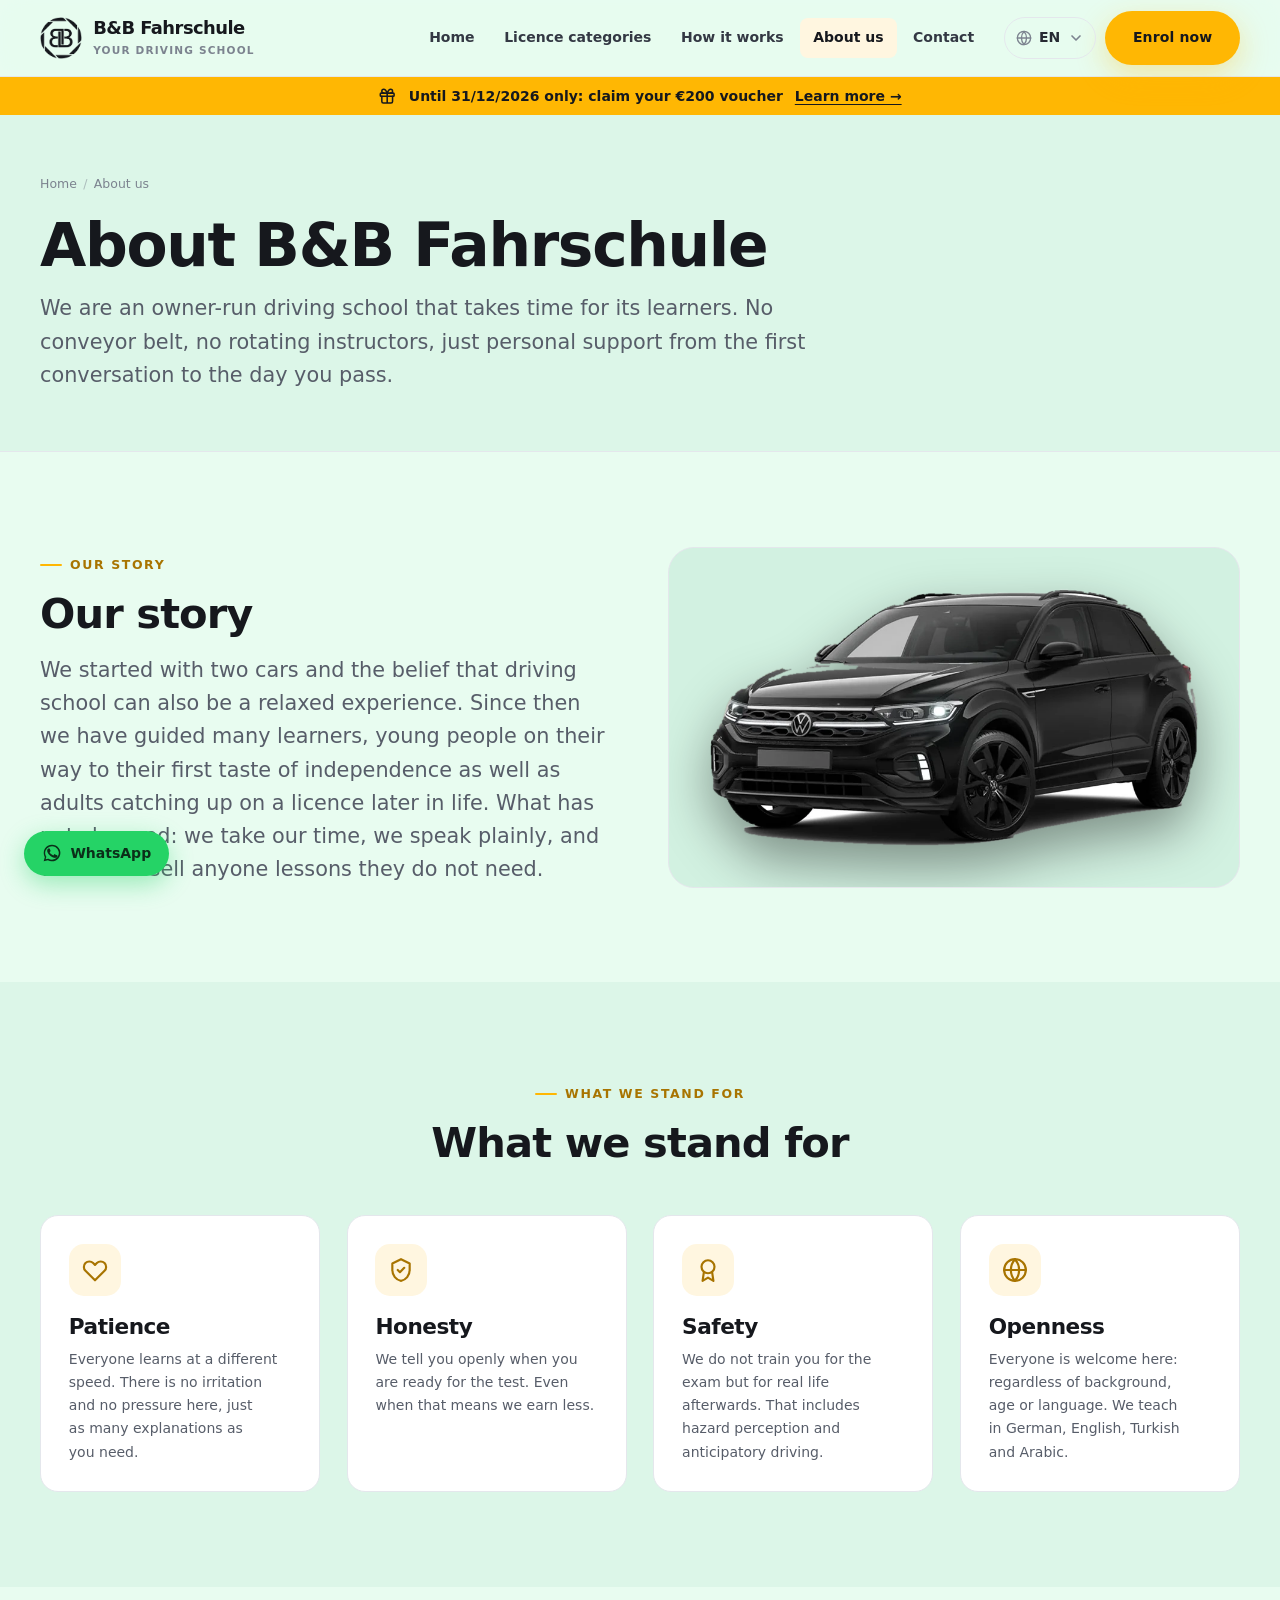
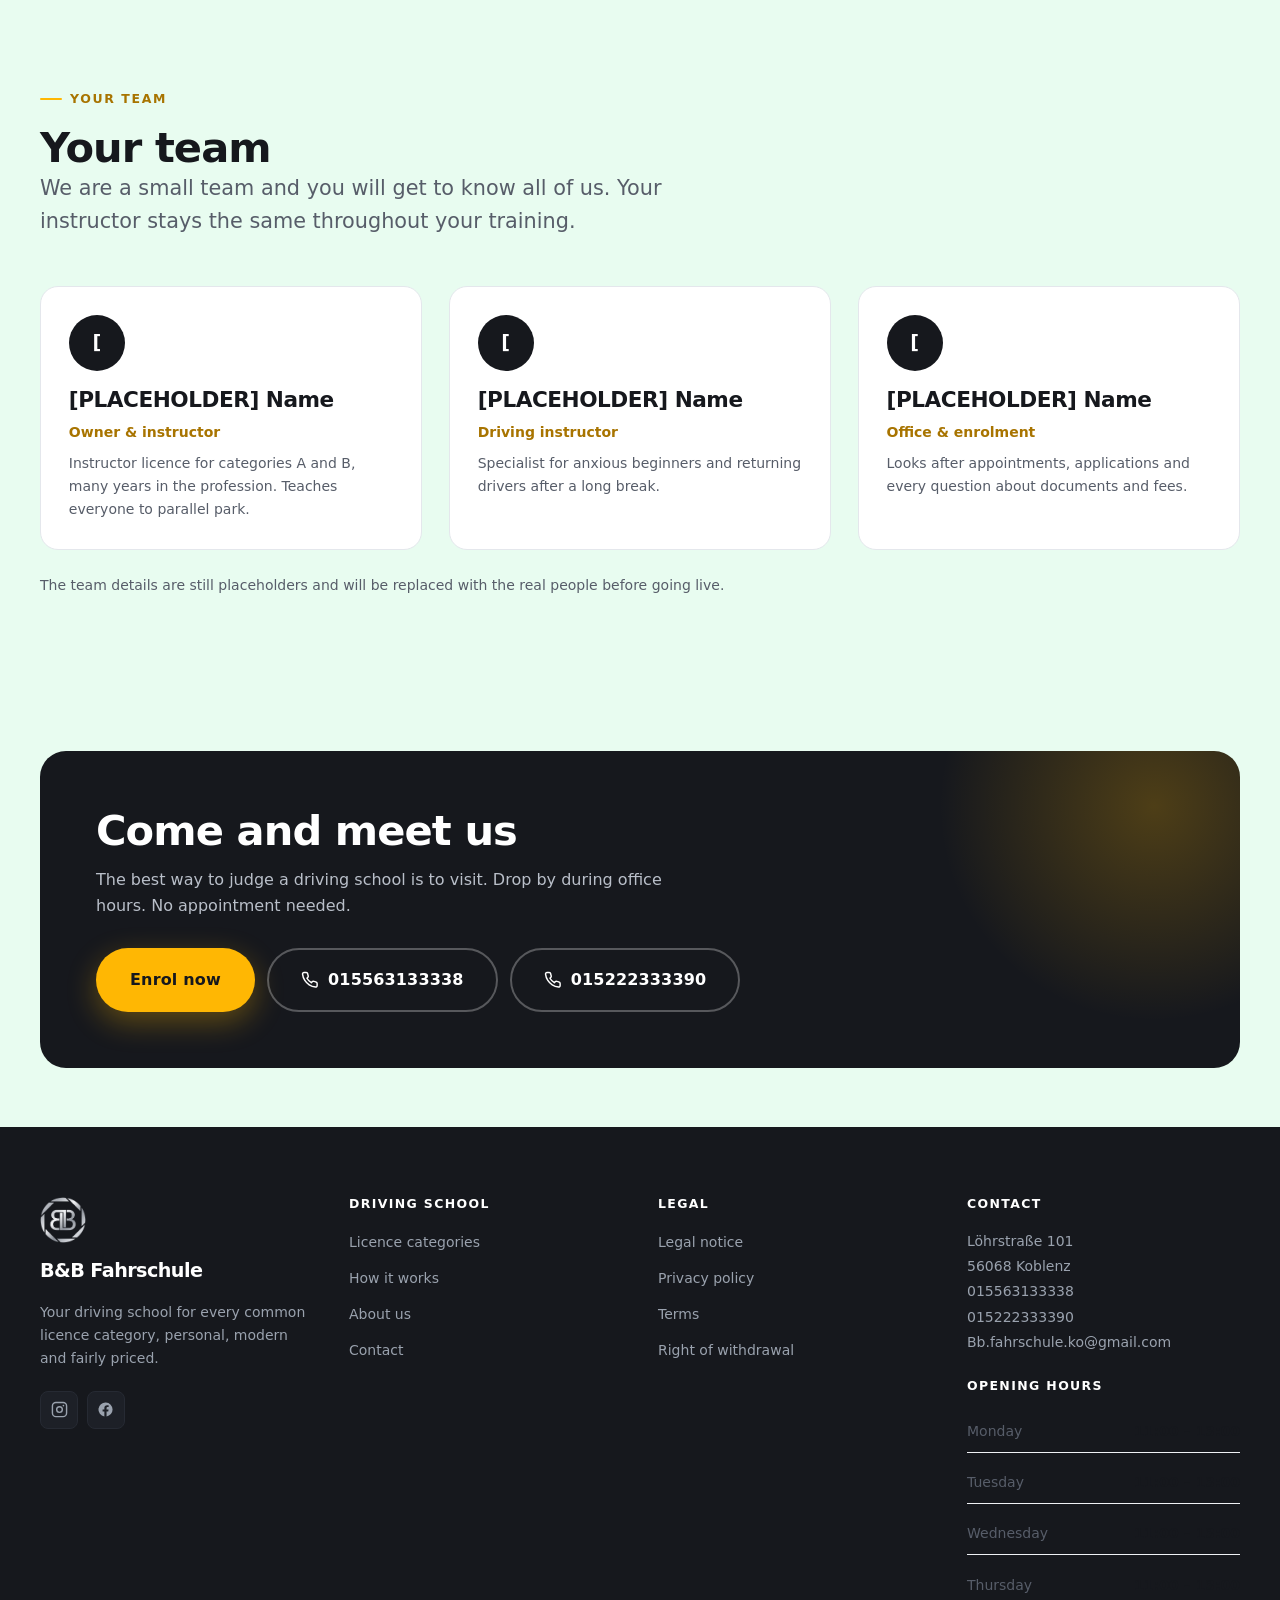
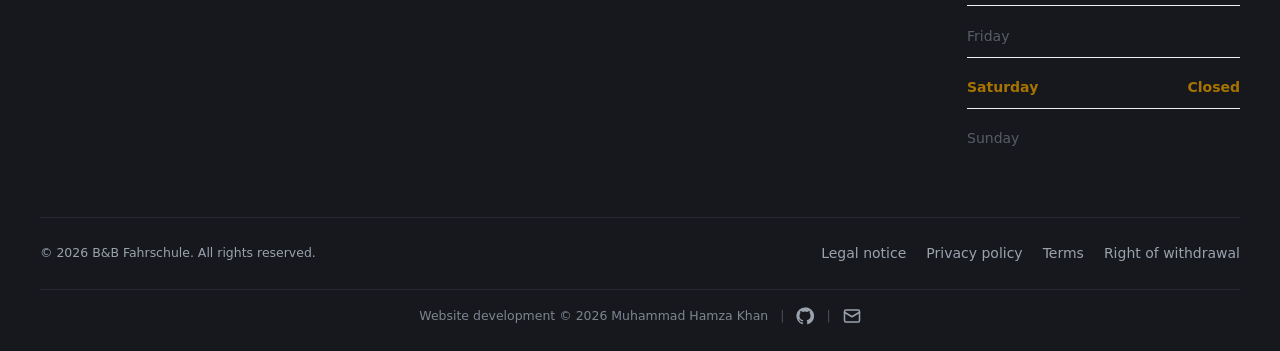
<file: ueber-uns.html>
<!DOCTYPE html>
<html lang="de" dir="ltr" data-base="" data-title-key="about.metaTitle" data-desc-key="about.metaDesc">
<head>
  <meta charset="utf-8">
  <meta name="viewport" content="width=device-width, initial-scale=1, viewport-fit=cover">
  <title data-i18n="about.metaTitle">B&amp;B Fahrschule</title>
  <meta name="description" content="">
  <meta name="theme-color" content="#16181D">
  <meta name="robots" content="index, follow">
  <link rel="canonical" href="ueber-uns.html">
  <link rel="alternate" hreflang="de" href="ueber-uns.html?lang=de">
  <link rel="alternate" hreflang="en" href="ueber-uns.html?lang=en">
  <link rel="alternate" hreflang="tr" href="ueber-uns.html?lang=tr">
  <link rel="alternate" hreflang="ar" href="ueber-uns.html?lang=ar">
  <link rel="alternate" hreflang="x-default" href="ueber-uns.html">
  <link rel="icon" href="assets/img/favicon-32.png" sizes="32x32">
  <link rel="icon" href="assets/img/favicon-192.png" sizes="192x192">
  <link rel="apple-touch-icon" href="assets/img/favicon-180.png">
  <meta property="og:type" content="website">
  <meta property="og:site_name" content="B&amp;B Fahrschule">
  <meta property="og:title" content="B&amp;B Fahrschule">
  <meta property="og:image" content="assets/img/favicon-512.png">
  <meta name="twitter:card" content="summary">
  <link rel="stylesheet" href="assets/css/main.css">
</head>
<body>
  <a class="skip-link" href="#main" data-i18n="a11y.skip">Zum Inhalt springen</a>

  <header class="header">
    <div class="wrap header__bar">
      <a class="brand" href="index.html">
        <img src="assets/img/logo-mark-dark.png" alt="" data-i18n-attr="alt:a11y.logo" width="42" height="42">
        <span>
          <span class="brand__name">B&amp;B Fahrschule</span>
          <span class="brand__sub" data-i18n="brand.tagline"></span>
        </span>
      </a>

      <nav class="nav" aria-label="Hauptnavigation">
        <a href="index.html" data-i18n="nav.home"></a>
        <a href="fuehrerscheinklassen.html" data-i18n="nav.classes"></a>
        <!-- PREISE DEAKTIVIERT: <a href="preise.html" data-i18n="nav.prices"></a> -->
        <a href="ablauf.html" data-i18n="nav.process"></a>
        <a href="ueber-uns.html" data-i18n="nav.about"></a>
        <a href="kontakt.html" data-i18n="nav.contact"></a>
      </nav>

      <div class="header__actions">
        <div class="lang">
          <button class="lang__btn" type="button" aria-haspopup="listbox" aria-expanded="false">
            <svg viewBox="0 0 24 24" fill="none" stroke="currentColor" stroke-width="2" stroke-linecap="round" stroke-linejoin="round"><circle cx="12" cy="12" r="10"/><path d="M2 12h20M12 2a15 15 0 0 1 0 20 15 15 0 0 1 0-20z"/></svg>
            <span data-lang-label>DE</span>
            <svg viewBox="0 0 24 24" fill="none" stroke="currentColor" stroke-width="2.5" stroke-linecap="round" stroke-linejoin="round"><polyline points="6 9 12 15 18 9"/></svg>
          </button>
          <div class="lang__menu" role="listbox" data-open="false"></div>
        </div>
        <a class="btn btn--primary" href="kontakt.html" data-i18n="cta.register"></a>
        <button class="burger" type="button" aria-expanded="false" aria-controls="mobilenav"
                data-i18n-attr="aria-label:nav.menu"><svg viewBox="0 0 24 24" fill="none" stroke="currentColor" stroke-width="2.2" stroke-linecap="round"><path d="M3 6h18M3 12h18M3 18h18"/></svg></button>
      </div>
    </div>
  </header>

  <div class="mobilenav" id="mobilenav" data-open="false">
      <a href="index.html"><span data-i18n="nav.home"></span><svg viewBox="0 0 24 24" fill="none" stroke="currentColor" stroke-width="2.5" stroke-linecap="round" stroke-linejoin="round"><polyline points="6 9 12 15 18 9"/></svg></a>
      <a href="fuehrerscheinklassen.html"><span data-i18n="nav.classes"></span><svg viewBox="0 0 24 24" fill="none" stroke="currentColor" stroke-width="2.5" stroke-linecap="round" stroke-linejoin="round"><polyline points="6 9 12 15 18 9"/></svg></a>
      <!-- PREISE DEAKTIVIERT: <a href="preise.html"><span data-i18n="nav.prices"></span><svg viewBox="0 0 24 24" fill="none" stroke="currentColor" stroke-width="2.5" stroke-linecap="round" stroke-linejoin="round"><polyline points="6 9 12 15 18 9"/></svg></a> -->
      <a href="ablauf.html"><span data-i18n="nav.process"></span><svg viewBox="0 0 24 24" fill="none" stroke="currentColor" stroke-width="2.5" stroke-linecap="round" stroke-linejoin="round"><polyline points="6 9 12 15 18 9"/></svg></a>
      <a href="ueber-uns.html"><span data-i18n="nav.about"></span><svg viewBox="0 0 24 24" fill="none" stroke="currentColor" stroke-width="2.5" stroke-linecap="round" stroke-linejoin="round"><polyline points="6 9 12 15 18 9"/></svg></a>
      <a href="kontakt.html"><span data-i18n="nav.contact"></span><svg viewBox="0 0 24 24" fill="none" stroke="currentColor" stroke-width="2.5" stroke-linecap="round" stroke-linejoin="round"><polyline points="6 9 12 15 18 9"/></svg></a>
      <a class="btn btn--primary btn--lg btn--block" href="kontakt.html" data-i18n="cta.register"></a>
      <div class="mobilenav__legal">
        <a href="impressum.html" data-i18n="nav.impressum"></a>
        <a href="datenschutz.html" data-i18n="nav.privacy"></a>
        <a href="agb.html" data-i18n="nav.terms"></a>
        <a href="widerruf.html" data-i18n="nav.withdrawal"></a>
      </div>
  </div>
  <main id="main">
  <section class="pagehead">
    <div class="wrap">
      <nav class="crumbs" aria-label="Breadcrumb">
        <a href="index.html" data-i18n="nav.home"></a>
        <span aria-hidden="true">/</span>
        <span data-i18n="nav.about"></span>
      </nav>
      <h1 data-i18n="about.title"></h1>
      <p class="lead" data-i18n="about.lead"></p>
    </div>
  </section>

    <section class="section">
      <div class="wrap split">
        <div>
          <span class="eyebrow" data-i18n="about.storyTitle"></span>
          <h2 data-i18n="about.storyTitle"></h2>
          <p class="lead" style="margin-block-start:1rem" data-i18n="about.storyText"></p>
        </div>
        <div class="split__media">
          <picture><source srcset="assets/img/car.webp" type="image/webp"><img class="" src="assets/img/car.png" alt="" data-i18n-attr="alt:a11y.car" width="816" height="431" loading="lazy"></picture>
        </div>
      </div>
    </section>

    <section class="section section--paper">
      <div class="wrap">
      <div class="sect-head sect-head--center reveal">
        <span class="eyebrow" data-i18n="about.valuesTitle"></span>
        <h2 data-i18n="about.valuesTitle"></h2>
      </div>

        <div class="grid g-4" data-render="cards" data-key="about.values"
             data-icons="heart,shield,award,globe"></div>
      </div>
    </section>

    <section class="section">
      <div class="wrap">
      <div class="sect-head reveal">
        <span class="eyebrow" data-i18n="about.teamTitle"></span>
        <h2 data-i18n="about.teamTitle"></h2>
        <p class="lead" data-i18n="about.teamLead"></p>
      </div>

        <div class="grid g-3" data-render="team" data-key="about.team"></div>
        <p class="small muted" style="margin-block-start:1.5rem" data-i18n="about.teamNote"></p>
      </div>
    </section>


    <section class="section section--tight">
      <div class="wrap">
        <div class="ctaband reveal">
          <h2 data-i18n="about.ctaTitle"></h2>
          <p data-i18n="about.ctaLead"></p>
          <div class="cluster">
            <a class="btn btn--primary btn--lg" href="kontakt.html" data-i18n="cta.register"></a>
            <a class="btn btn--on-ink btn--lg" data-bb-href-tel="business.phone" href="#">
              <svg viewBox="0 0 24 24" fill="none" stroke="currentColor" stroke-width="2" stroke-linecap="round" stroke-linejoin="round"><path d="M22 16.9v3a2 2 0 0 1-2.2 2 19.8 19.8 0 0 1-8.6-3.1 19.5 19.5 0 0 1-6-6A19.8 19.8 0 0 1 2.1 4.2 2 2 0 0 1 4.1 2h3a2 2 0 0 1 2 1.7c.1 1 .4 2 .7 2.9a2 2 0 0 1-.5 2.1L8.1 9.9a16 16 0 0 0 6 6l1.2-1.2a2 2 0 0 1 2.1-.5c.9.3 1.9.6 2.9.7a2 2 0 0 1 1.7 2z"/></svg> <span data-bb="business.phone"></span></a>
            <a class="btn btn--on-ink btn--lg" data-bb-href-tel="business.mobile" href="#">
              <svg viewBox="0 0 24 24" fill="none" stroke="currentColor" stroke-width="2" stroke-linecap="round" stroke-linejoin="round"><path d="M22 16.9v3a2 2 0 0 1-2.2 2 19.8 19.8 0 0 1-8.6-3.1 19.5 19.5 0 0 1-6-6A19.8 19.8 0 0 1 2.1 4.2 2 2 0 0 1 4.1 2h3a2 2 0 0 1 2 1.7c.1 1 .4 2 .7 2.9a2 2 0 0 1-.5 2.1L8.1 9.9a16 16 0 0 0 6 6l1.2-1.2a2 2 0 0 1 2.1-.5c.9.3 1.9.6 2.9.7a2 2 0 0 1 1.7 2z"/></svg> <span data-bb="business.mobile"></span></a>
          </div>
        </div>
      </div>
    </section>

  </main>
  <footer class="footer">
    <div class="wrap">
      <div class="footer__grid">
        <div class="footer__brand">
          <img src="assets/img/logo-mark-silver.png" alt="" data-i18n-attr="alt:a11y.logo" width="46" height="46">
          <span class="brand__name">B&amp;B Fahrschule</span>
          <p data-i18n="footer.about"></p>
          <div class="social">
            <a data-social="instagram" href="#" target="_blank" rel="noopener noreferrer" aria-label="Instagram"><svg viewBox="0 0 24 24" fill="none" stroke="currentColor" stroke-width="2"><rect x="2" y="2" width="20" height="20" rx="5"/><circle cx="12" cy="12" r="4"/><circle cx="17.5" cy="6.5" r="1.2" fill="currentColor" stroke="none"/></svg></a>
            <a data-social="facebook" href="#" target="_blank" rel="noopener noreferrer" aria-label="Facebook"><svg viewBox="0 0 24 24" fill="currentColor"><path d="M22 12a10 10 0 1 0-11.6 9.9v-7H7.9V12h2.5V9.8c0-2.5 1.5-3.9 3.8-3.9 1.1 0 2.2.2 2.2.2v2.5h-1.3c-1.2 0-1.6.8-1.6 1.6V12h2.8l-.4 2.9h-2.4v7A10 10 0 0 0 22 12z"/></svg></a>
            <a data-social="tiktok" href="#" target="_blank" rel="noopener noreferrer" aria-label="TikTok"><svg viewBox="0 0 24 24" fill="currentColor"><path d="M16.6 5.8a4.8 4.8 0 0 1-1.1-3.1h-3.2v12.9a2.5 2.5 0 1 1-1.8-2.4V9.8a5.8 5.8 0 1 0 5 5.7V9.3a8 8 0 0 0 4.6 1.5V7.6a4.8 4.8 0 0 1-3.5-1.8z"/></svg></a>
            <a data-social="youtube" href="#" target="_blank" rel="noopener noreferrer" aria-label="YouTube"><svg viewBox="0 0 24 24" fill="currentColor"><path d="M23 12s0-3.2-.4-4.7a2.5 2.5 0 0 0-1.7-1.8C19.3 5 12 5 12 5s-7.3 0-8.9.5a2.5 2.5 0 0 0-1.7 1.8C1 8.8 1 12 1 12s0 3.2.4 4.7a2.5 2.5 0 0 0 1.7 1.8C4.7 19 12 19 12 19s7.3 0 8.9-.5a2.5 2.5 0 0 0 1.7-1.8C23 15.2 23 12 23 12zM9.8 15.3V8.7l6 3.3z"/></svg></a>
          </div>
        </div>

        <nav aria-labelledby="f-nav">
          <h5 id="f-nav" data-i18n="footer.navTitle"></h5>
          <ul>
          <li><a href="fuehrerscheinklassen.html" data-i18n="nav.classes"></a></li>
          <!-- PREISE DEAKTIVIERT: <li><a href="preise.html" data-i18n="nav.prices"></a></li> -->
          <li><a href="ablauf.html" data-i18n="nav.process"></a></li>
          <li><a href="ueber-uns.html" data-i18n="nav.about"></a></li>
          <li><a href="kontakt.html" data-i18n="nav.contact"></a></li>
          </ul>
        </nav>

        <nav aria-labelledby="f-legal">
          <h5 id="f-legal" data-i18n="footer.legalTitle"></h5>
          <ul>
          <li><a href="impressum.html" data-i18n="nav.impressum"></a></li>
          <li><a href="datenschutz.html" data-i18n="nav.privacy"></a></li>
          <li><a href="agb.html" data-i18n="nav.terms"></a></li>
          <li><a href="widerruf.html" data-i18n="nav.withdrawal"></a></li>
          </ul>
        </nav>

        <div>
          <h5 data-i18n="footer.contactTitle"></h5>
          <address>
            <span data-bb="business.street"></span><br>
            <span data-bb="business.zip"></span> <span data-bb="business.city"></span><br>
            <a data-bb-href-tel="business.phone" href="#"><span data-bb="business.phone"></span></a><br>
            <a data-bb-href-tel="business.mobile" href="#"><span data-bb="business.mobile"></span></a><br>
            <a data-bb-href-mailto="business.email" href="#"><span data-bb="business.email"></span></a>
          </address>
          <h5 style="margin-block-start:1.5rem" data-i18n="hours.title"></h5>
          <ul class="hours" data-hours style="color:#9AA2AE"></ul>
        </div>
      </div>

      <div class="footer__bar">
        <p>&copy; <span data-year></span> B&amp;B Fahrschule. <span data-i18n="footer.rights"></span></p>
        <nav aria-label="Rechtliches">
          <a href="impressum.html" data-i18n="nav.impressum"></a>
          <a href="datenschutz.html" data-i18n="nav.privacy"></a>
          <a href="agb.html" data-i18n="nav.terms"></a>
          <a href="widerruf.html" data-i18n="nav.withdrawal"></a>
        </nav>
      </div>
      <div class="footer__credit">
        <span><span data-i18n="footer.devCredit"></span> &copy; <span data-year></span> Muhammad Hamza Khan</span>
        <span class="footer__credit-sep" aria-hidden="true">|</span>
        <a href="https://github.com/hamzanaeemm" target="_blank" rel="noopener" aria-label="GitHub"><svg viewBox="0 0 24 24" fill="currentColor" aria-hidden="true"><path d="M12 .5a11.5 11.5 0 0 0-3.64 22.41c.58.1.79-.25.79-.56v-2c-3.2.7-3.88-1.37-3.88-1.37-.52-1.33-1.28-1.69-1.28-1.69-1.04-.71.08-.7.08-.7 1.15.08 1.76 1.19 1.76 1.19 1.03 1.76 2.69 1.25 3.35.96.1-.75.4-1.25.73-1.54-2.56-.29-5.25-1.28-5.25-5.69 0-1.26.45-2.29 1.19-3.1-.12-.29-.52-1.46.11-3.05 0 0 .97-.31 3.17 1.18a11 11 0 0 1 5.77 0c2.2-1.49 3.17-1.18 3.17-1.18.63 1.59.23 2.76.11 3.05.74.81 1.19 1.84 1.19 3.1 0 4.42-2.7 5.4-5.27 5.68.41.36.78 1.06.78 2.14v3.17c0 .31.21.67.8.56A11.5 11.5 0 0 0 12 .5z"/></svg></a>
        <span class="footer__credit-sep" aria-hidden="true">|</span>
        <a href="mailto:hamzak63710@gmail.com" aria-label="E-Mail"><svg viewBox="0 0 24 24" fill="none" stroke="currentColor" stroke-width="2" stroke-linecap="round" stroke-linejoin="round" aria-hidden="true"><rect x="2" y="4" width="20" height="16" rx="2"/><path d="m22 7-10 6L2 7"/></svg></a>
      </div>
    </div>
  </footer>

  <button class="totop" type="button" data-i18n-attr="aria-label:a11y.toTop"><svg viewBox="0 0 24 24" fill="none" stroke="currentColor" stroke-width="2.5" stroke-linecap="round" stroke-linejoin="round"><path d="M12 19V5M5 12l7-7 7 7"/></svg></button>
  <a class="wa" data-wa href="#" target="_blank" rel="noopener noreferrer"><svg viewBox="0 0 24 24" fill="currentColor"><path d="M17.5 14.4c-.3-.2-1.7-.9-2-1-.3-.1-.5-.2-.7.1s-.7 1-.9 1.2c-.2.2-.3.2-.6.1a8 8 0 0 1-2.4-1.5 9 9 0 0 1-1.6-2c-.2-.3 0-.5.1-.6l.5-.5.3-.5v-.5l-.9-2.2c-.2-.6-.5-.5-.7-.5h-.6c-.2 0-.5.1-.8.4-.3.3-1 1-1 2.5s1.1 2.9 1.2 3.1c.2.2 2.2 3.3 5.3 4.6l1.7.6c.7.2 1.4.2 1.9.1.6-.1 1.7-.7 2-1.4.2-.7.2-1.3.2-1.4l-.5-.3zM12 2a10 10 0 0 0-8.6 15L2 22l5.1-1.3A10 10 0 1 0 12 2zm0 18.2c-1.5 0-3-.4-4.3-1.2l-.3-.2-3 .8.8-3-.2-.3A8.2 8.2 0 1 1 12 20.2z"/></svg><span>WhatsApp</span></a>

  <div class="cookie" data-open="false" role="dialog" aria-live="polite">
    <h4 data-i18n="cookie.title"></h4>
    <p data-i18n="cookie.text"></p>
    <div class="cookie__btns">
      <button class="btn btn--primary" type="button" data-consent="all" data-i18n="cookie.accept"></button>
      <button class="btn btn--ghost" type="button" data-consent="essential" data-i18n="cookie.decline"></button>
    </div>
  </div>

  <script src="assets/js/config.js"></script>
  <script src="assets/js/i18n.js"></script>
  <script src="assets/js/app.js"></script>
</body>
</html>
</file>
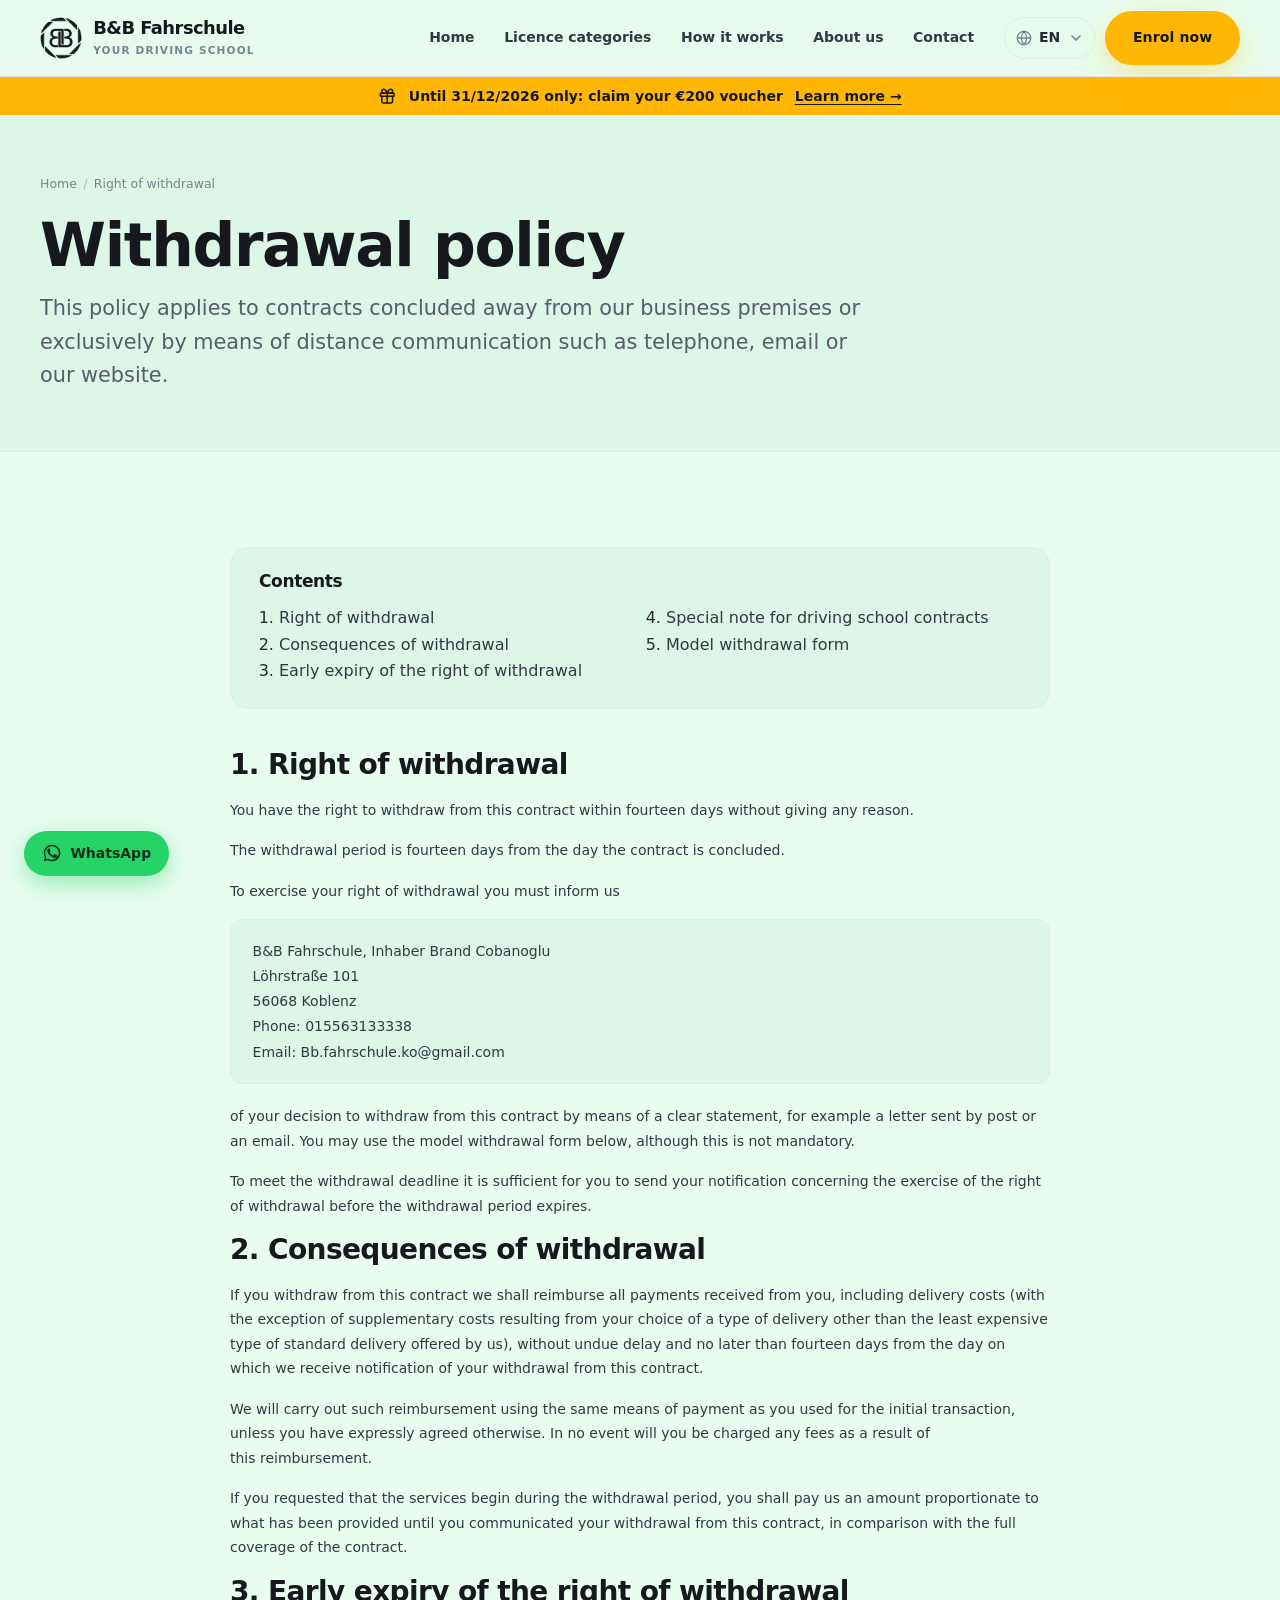
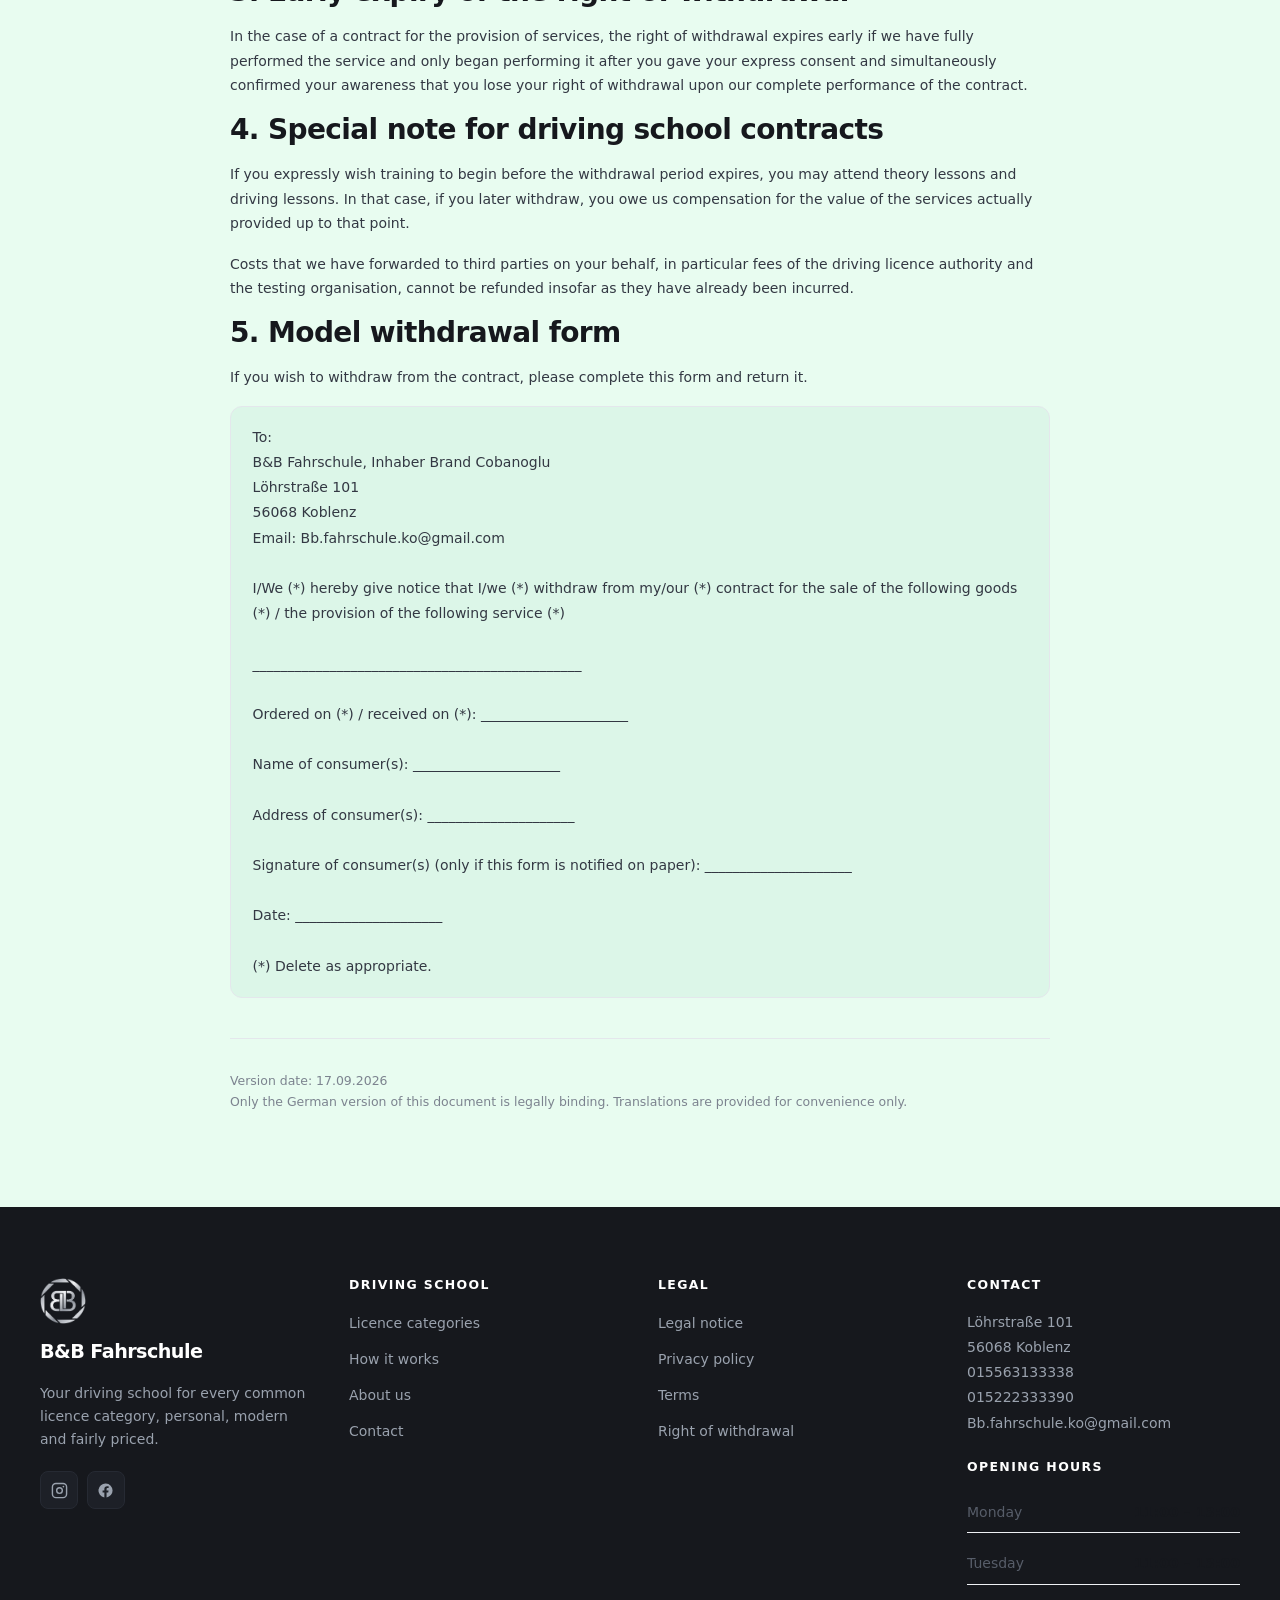
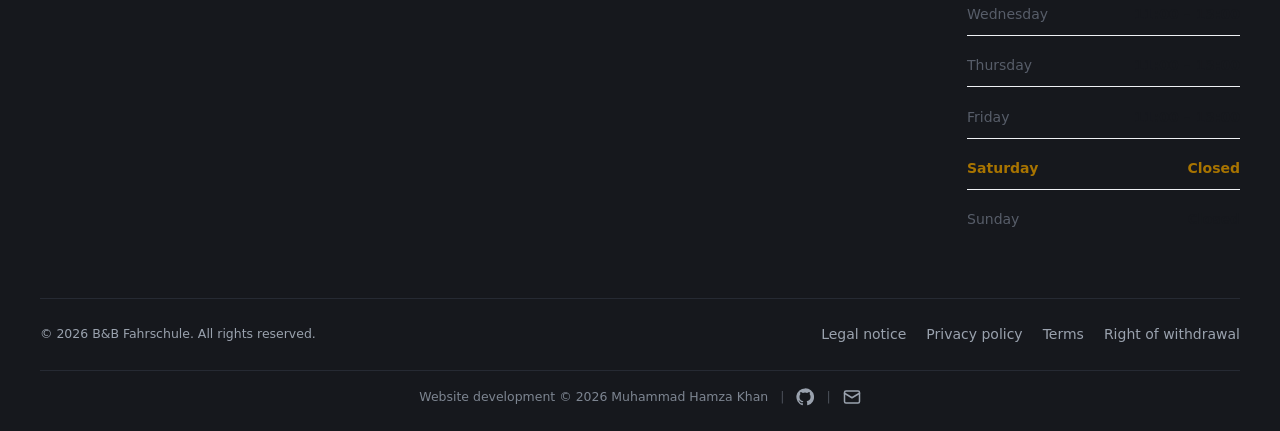
<file: widerruf.html>
<!DOCTYPE html>
<html lang="de" dir="ltr" data-base="" data-title-key="legal.widerruf.metaTitle" data-desc-key="legal.widerruf.metaDesc">
<head>
  <meta charset="utf-8">
  <meta name="viewport" content="width=device-width, initial-scale=1, viewport-fit=cover">
  <title data-i18n="legal.widerruf.metaTitle">B&amp;B Fahrschule</title>
  <meta name="description" content="">
  <meta name="theme-color" content="#16181D">
  <meta name="robots" content="index, follow">
  <link rel="canonical" href="widerruf.html">
  <link rel="alternate" hreflang="de" href="widerruf.html?lang=de">
  <link rel="alternate" hreflang="en" href="widerruf.html?lang=en">
  <link rel="alternate" hreflang="tr" href="widerruf.html?lang=tr">
  <link rel="alternate" hreflang="ar" href="widerruf.html?lang=ar">
  <link rel="alternate" hreflang="x-default" href="widerruf.html">
  <link rel="icon" href="assets/img/favicon-32.png" sizes="32x32">
  <link rel="icon" href="assets/img/favicon-192.png" sizes="192x192">
  <link rel="apple-touch-icon" href="assets/img/favicon-180.png">
  <meta property="og:type" content="website">
  <meta property="og:site_name" content="B&amp;B Fahrschule">
  <meta property="og:title" content="B&amp;B Fahrschule">
  <meta property="og:image" content="assets/img/favicon-512.png">
  <meta name="twitter:card" content="summary">
  <link rel="stylesheet" href="assets/css/main.css">
</head>
<body>
  <a class="skip-link" href="#main" data-i18n="a11y.skip">Zum Inhalt springen</a>

  <header class="header">
    <div class="wrap header__bar">
      <a class="brand" href="index.html">
        <img src="assets/img/logo-mark-dark.png" alt="" data-i18n-attr="alt:a11y.logo" width="42" height="42">
        <span>
          <span class="brand__name">B&amp;B Fahrschule</span>
          <span class="brand__sub" data-i18n="brand.tagline"></span>
        </span>
      </a>

      <nav class="nav" aria-label="Hauptnavigation">
        <a href="index.html" data-i18n="nav.home"></a>
        <a href="fuehrerscheinklassen.html" data-i18n="nav.classes"></a>
        <!-- PREISE DEAKTIVIERT: <a href="preise.html" data-i18n="nav.prices"></a> -->
        <a href="ablauf.html" data-i18n="nav.process"></a>
        <a href="ueber-uns.html" data-i18n="nav.about"></a>
        <a href="kontakt.html" data-i18n="nav.contact"></a>
      </nav>

      <div class="header__actions">
        <div class="lang">
          <button class="lang__btn" type="button" aria-haspopup="listbox" aria-expanded="false">
            <svg viewBox="0 0 24 24" fill="none" stroke="currentColor" stroke-width="2" stroke-linecap="round" stroke-linejoin="round"><circle cx="12" cy="12" r="10"/><path d="M2 12h20M12 2a15 15 0 0 1 0 20 15 15 0 0 1 0-20z"/></svg>
            <span data-lang-label>DE</span>
            <svg viewBox="0 0 24 24" fill="none" stroke="currentColor" stroke-width="2.5" stroke-linecap="round" stroke-linejoin="round"><polyline points="6 9 12 15 18 9"/></svg>
          </button>
          <div class="lang__menu" role="listbox" data-open="false"></div>
        </div>
        <a class="btn btn--primary" href="kontakt.html" data-i18n="cta.register"></a>
        <button class="burger" type="button" aria-expanded="false" aria-controls="mobilenav"
                data-i18n-attr="aria-label:nav.menu"><svg viewBox="0 0 24 24" fill="none" stroke="currentColor" stroke-width="2.2" stroke-linecap="round"><path d="M3 6h18M3 12h18M3 18h18"/></svg></button>
      </div>
    </div>
  </header>

  <div class="mobilenav" id="mobilenav" data-open="false">
      <a href="index.html"><span data-i18n="nav.home"></span><svg viewBox="0 0 24 24" fill="none" stroke="currentColor" stroke-width="2.5" stroke-linecap="round" stroke-linejoin="round"><polyline points="6 9 12 15 18 9"/></svg></a>
      <a href="fuehrerscheinklassen.html"><span data-i18n="nav.classes"></span><svg viewBox="0 0 24 24" fill="none" stroke="currentColor" stroke-width="2.5" stroke-linecap="round" stroke-linejoin="round"><polyline points="6 9 12 15 18 9"/></svg></a>
      <!-- PREISE DEAKTIVIERT: <a href="preise.html"><span data-i18n="nav.prices"></span><svg viewBox="0 0 24 24" fill="none" stroke="currentColor" stroke-width="2.5" stroke-linecap="round" stroke-linejoin="round"><polyline points="6 9 12 15 18 9"/></svg></a> -->
      <a href="ablauf.html"><span data-i18n="nav.process"></span><svg viewBox="0 0 24 24" fill="none" stroke="currentColor" stroke-width="2.5" stroke-linecap="round" stroke-linejoin="round"><polyline points="6 9 12 15 18 9"/></svg></a>
      <a href="ueber-uns.html"><span data-i18n="nav.about"></span><svg viewBox="0 0 24 24" fill="none" stroke="currentColor" stroke-width="2.5" stroke-linecap="round" stroke-linejoin="round"><polyline points="6 9 12 15 18 9"/></svg></a>
      <a href="kontakt.html"><span data-i18n="nav.contact"></span><svg viewBox="0 0 24 24" fill="none" stroke="currentColor" stroke-width="2.5" stroke-linecap="round" stroke-linejoin="round"><polyline points="6 9 12 15 18 9"/></svg></a>
      <a class="btn btn--primary btn--lg btn--block" href="kontakt.html" data-i18n="cta.register"></a>
      <div class="mobilenav__legal">
        <a href="impressum.html" data-i18n="nav.impressum"></a>
        <a href="datenschutz.html" data-i18n="nav.privacy"></a>
        <a href="agb.html" data-i18n="nav.terms"></a>
        <a href="widerruf.html" data-i18n="nav.withdrawal"></a>
      </div>
  </div>
  <main id="main">
  <section class="pagehead">
    <div class="wrap">
      <nav class="crumbs" aria-label="Breadcrumb">
        <a href="index.html" data-i18n="nav.home"></a>
        <span aria-hidden="true">/</span>
        <span data-i18n="nav.withdrawal"></span>
      </nav>
      <h1 data-i18n="legal.widerruf.title"></h1>
      <p class="lead" data-i18n="legal.widerruf.lead"></p>
    </div>
  </section>

    <section class="section">
      <div class="wrap-narrow">
        <div class="legal__toc" data-legal-toc>
          <h2>Inhalt</h2>
          <ol></ol>
        </div>
        <div class="legal" data-legal="widerruf"></div>
        <p class="legal__updated">
          <span data-i18n="legal.updated"></span>: <time datetime="2026-09-17">17.09.2026</time><br>
          <span data-i18n="legal.bindingNote"></span>
        </p>
      </div>
    </section>
  </main>
  <footer class="footer">
    <div class="wrap">
      <div class="footer__grid">
        <div class="footer__brand">
          <img src="assets/img/logo-mark-silver.png" alt="" data-i18n-attr="alt:a11y.logo" width="46" height="46">
          <span class="brand__name">B&amp;B Fahrschule</span>
          <p data-i18n="footer.about"></p>
          <div class="social">
            <a data-social="instagram" href="#" target="_blank" rel="noopener noreferrer" aria-label="Instagram"><svg viewBox="0 0 24 24" fill="none" stroke="currentColor" stroke-width="2"><rect x="2" y="2" width="20" height="20" rx="5"/><circle cx="12" cy="12" r="4"/><circle cx="17.5" cy="6.5" r="1.2" fill="currentColor" stroke="none"/></svg></a>
            <a data-social="facebook" href="#" target="_blank" rel="noopener noreferrer" aria-label="Facebook"><svg viewBox="0 0 24 24" fill="currentColor"><path d="M22 12a10 10 0 1 0-11.6 9.9v-7H7.9V12h2.5V9.8c0-2.5 1.5-3.9 3.8-3.9 1.1 0 2.2.2 2.2.2v2.5h-1.3c-1.2 0-1.6.8-1.6 1.6V12h2.8l-.4 2.9h-2.4v7A10 10 0 0 0 22 12z"/></svg></a>
            <a data-social="tiktok" href="#" target="_blank" rel="noopener noreferrer" aria-label="TikTok"><svg viewBox="0 0 24 24" fill="currentColor"><path d="M16.6 5.8a4.8 4.8 0 0 1-1.1-3.1h-3.2v12.9a2.5 2.5 0 1 1-1.8-2.4V9.8a5.8 5.8 0 1 0 5 5.7V9.3a8 8 0 0 0 4.6 1.5V7.6a4.8 4.8 0 0 1-3.5-1.8z"/></svg></a>
            <a data-social="youtube" href="#" target="_blank" rel="noopener noreferrer" aria-label="YouTube"><svg viewBox="0 0 24 24" fill="currentColor"><path d="M23 12s0-3.2-.4-4.7a2.5 2.5 0 0 0-1.7-1.8C19.3 5 12 5 12 5s-7.3 0-8.9.5a2.5 2.5 0 0 0-1.7 1.8C1 8.8 1 12 1 12s0 3.2.4 4.7a2.5 2.5 0 0 0 1.7 1.8C4.7 19 12 19 12 19s7.3 0 8.9-.5a2.5 2.5 0 0 0 1.7-1.8C23 15.2 23 12 23 12zM9.8 15.3V8.7l6 3.3z"/></svg></a>
          </div>
        </div>

        <nav aria-labelledby="f-nav">
          <h5 id="f-nav" data-i18n="footer.navTitle"></h5>
          <ul>
          <li><a href="fuehrerscheinklassen.html" data-i18n="nav.classes"></a></li>
          <!-- PREISE DEAKTIVIERT: <li><a href="preise.html" data-i18n="nav.prices"></a></li> -->
          <li><a href="ablauf.html" data-i18n="nav.process"></a></li>
          <li><a href="ueber-uns.html" data-i18n="nav.about"></a></li>
          <li><a href="kontakt.html" data-i18n="nav.contact"></a></li>
          </ul>
        </nav>

        <nav aria-labelledby="f-legal">
          <h5 id="f-legal" data-i18n="footer.legalTitle"></h5>
          <ul>
          <li><a href="impressum.html" data-i18n="nav.impressum"></a></li>
          <li><a href="datenschutz.html" data-i18n="nav.privacy"></a></li>
          <li><a href="agb.html" data-i18n="nav.terms"></a></li>
          <li><a href="widerruf.html" data-i18n="nav.withdrawal"></a></li>
          </ul>
        </nav>

        <div>
          <h5 data-i18n="footer.contactTitle"></h5>
          <address>
            <span data-bb="business.street"></span><br>
            <span data-bb="business.zip"></span> <span data-bb="business.city"></span><br>
            <a data-bb-href-tel="business.phone" href="#"><span data-bb="business.phone"></span></a><br>
            <a data-bb-href-tel="business.mobile" href="#"><span data-bb="business.mobile"></span></a><br>
            <a data-bb-href-mailto="business.email" href="#"><span data-bb="business.email"></span></a>
          </address>
          <h5 style="margin-block-start:1.5rem" data-i18n="hours.title"></h5>
          <ul class="hours" data-hours style="color:#9AA2AE"></ul>
        </div>
      </div>

      <div class="footer__bar">
        <p>&copy; <span data-year></span> B&amp;B Fahrschule. <span data-i18n="footer.rights"></span></p>
        <nav aria-label="Rechtliches">
          <a href="impressum.html" data-i18n="nav.impressum"></a>
          <a href="datenschutz.html" data-i18n="nav.privacy"></a>
          <a href="agb.html" data-i18n="nav.terms"></a>
          <a href="widerruf.html" data-i18n="nav.withdrawal"></a>
        </nav>
      </div>
      <div class="footer__credit">
        <span><span data-i18n="footer.devCredit"></span> &copy; <span data-year></span> Muhammad Hamza Khan</span>
        <span class="footer__credit-sep" aria-hidden="true">|</span>
        <a href="https://github.com/hamzanaeemm" target="_blank" rel="noopener" aria-label="GitHub"><svg viewBox="0 0 24 24" fill="currentColor" aria-hidden="true"><path d="M12 .5a11.5 11.5 0 0 0-3.64 22.41c.58.1.79-.25.79-.56v-2c-3.2.7-3.88-1.37-3.88-1.37-.52-1.33-1.28-1.69-1.28-1.69-1.04-.71.08-.7.08-.7 1.15.08 1.76 1.19 1.76 1.19 1.03 1.76 2.69 1.25 3.35.96.1-.75.4-1.25.73-1.54-2.56-.29-5.25-1.28-5.25-5.69 0-1.26.45-2.29 1.19-3.1-.12-.29-.52-1.46.11-3.05 0 0 .97-.31 3.17 1.18a11 11 0 0 1 5.77 0c2.2-1.49 3.17-1.18 3.17-1.18.63 1.59.23 2.76.11 3.05.74.81 1.19 1.84 1.19 3.1 0 4.42-2.7 5.4-5.27 5.68.41.36.78 1.06.78 2.14v3.17c0 .31.21.67.8.56A11.5 11.5 0 0 0 12 .5z"/></svg></a>
        <span class="footer__credit-sep" aria-hidden="true">|</span>
        <a href="mailto:hamzak63710@gmail.com" aria-label="E-Mail"><svg viewBox="0 0 24 24" fill="none" stroke="currentColor" stroke-width="2" stroke-linecap="round" stroke-linejoin="round" aria-hidden="true"><rect x="2" y="4" width="20" height="16" rx="2"/><path d="m22 7-10 6L2 7"/></svg></a>
      </div>
    </div>
  </footer>

  <button class="totop" type="button" data-i18n-attr="aria-label:a11y.toTop"><svg viewBox="0 0 24 24" fill="none" stroke="currentColor" stroke-width="2.5" stroke-linecap="round" stroke-linejoin="round"><path d="M12 19V5M5 12l7-7 7 7"/></svg></button>
  <a class="wa" data-wa href="#" target="_blank" rel="noopener noreferrer"><svg viewBox="0 0 24 24" fill="currentColor"><path d="M17.5 14.4c-.3-.2-1.7-.9-2-1-.3-.1-.5-.2-.7.1s-.7 1-.9 1.2c-.2.2-.3.2-.6.1a8 8 0 0 1-2.4-1.5 9 9 0 0 1-1.6-2c-.2-.3 0-.5.1-.6l.5-.5.3-.5v-.5l-.9-2.2c-.2-.6-.5-.5-.7-.5h-.6c-.2 0-.5.1-.8.4-.3.3-1 1-1 2.5s1.1 2.9 1.2 3.1c.2.2 2.2 3.3 5.3 4.6l1.7.6c.7.2 1.4.2 1.9.1.6-.1 1.7-.7 2-1.4.2-.7.2-1.3.2-1.4l-.5-.3zM12 2a10 10 0 0 0-8.6 15L2 22l5.1-1.3A10 10 0 1 0 12 2zm0 18.2c-1.5 0-3-.4-4.3-1.2l-.3-.2-3 .8.8-3-.2-.3A8.2 8.2 0 1 1 12 20.2z"/></svg><span>WhatsApp</span></a>

  <div class="cookie" data-open="false" role="dialog" aria-live="polite">
    <h4 data-i18n="cookie.title"></h4>
    <p data-i18n="cookie.text"></p>
    <div class="cookie__btns">
      <button class="btn btn--primary" type="button" data-consent="all" data-i18n="cookie.accept"></button>
      <button class="btn btn--ghost" type="button" data-consent="essential" data-i18n="cookie.decline"></button>
    </div>
  </div>

  <script src="assets/js/config.js"></script>
  <script src="assets/js/i18n.js"></script>
  <script src="assets/js/app.js"></script>
</body>
</html>
</file>
<file: assets/css/main.css>
/* ============================================================================
   BBFahrschule — main.css
   Aufbau: 1 Tokens · 2 Reset · 3 Layout · 4 Typografie · 5 Komponenten
           6 Header/Nav · 7 Hero · 8 Sektionen · 9 Rechner · 10 Formulare
           11 Footer · 12 Recht/Legal · 13 RTL · 14 Print · 15 Motion
   Durchgängig logische Eigenschaften (margin-inline, inset-inline …),
   damit die arabische RTL-Ansicht ohne zweites Stylesheet spiegelt.
   ========================================================================== */

/* ------------------------------------------------------------ 1 · TOKENS */
:root{
  /* Markenfarben — abgeleitet aus dem Logo (weiß auf Anthrazit) */
  --ink-900:#16181D; --ink-800:#1D2027; --ink-700:#262A33; --ink-600:#333843;
  --ink-500:#575D69; --ink-400:#7C838F; --ink-300:#A8AEB8;
  --line:#E4E7EC; --line-2:#EFF1F4;
  /* Seitenhintergrund: helles Türkis; Karten bleiben weiß (--paper) */
  --bg:#E8FCF0;
  --paper:#FFFFFF; --paper-2:#DCF6E8; --paper-3:#D2F1E1;

  --accent:#FFB703; --accent-600:#E5A203; --accent-700:#A87400;
  --accent-soft:#FFF6E0; --accent-line:#FFE29A;
  --on-accent:#16181D;

  --ok:#15803D; --ok-soft:#E8F6ED;
  --info:#1D6FD1; --info-soft:#E9F2FD;
  --warn:#B45309; --warn-soft:#FDF3E3;

  /* Typografie */
  --font: system-ui, -apple-system, "Segoe UI", Roboto, "Helvetica Neue",
          Arial, "Noto Sans", "Noto Sans Arabic", sans-serif;
  --fs-xs:.78rem; --fs-sm:.875rem; --fs-base:1rem; --fs-md:1.0625rem;
  --fs-lg:clamp(1.125rem,.98rem + .6vw,1.3rem);
  --fs-h4:clamp(1.15rem,1.02rem + .5vw,1.35rem);
  --fs-h3:clamp(1.35rem,1.15rem + .9vw,1.75rem);
  --fs-h2:clamp(1.7rem,1.33rem + 1.6vw,2.6rem);
  --fs-h1:clamp(2.1rem,1.5rem + 2.8vw,3.9rem);

  /* Raster & Form */
  --wrap:1200px; --wrap-narrow:820px;
  --gap:clamp(1rem,.7rem + 1.2vw,1.75rem);
  --sect:clamp(3.5rem,2.4rem + 4.4vw,6.5rem);
  --r-sm:8px; --r:12px; --r-lg:18px; --r-xl:26px; --r-pill:999px;

  --sh-1:0 1px 2px rgba(22,24,29,.06), 0 1px 3px rgba(22,24,29,.05);
  --sh-2:0 4px 10px rgba(22,24,29,.06), 0 12px 28px rgba(22,24,29,.07);
  --sh-3:0 10px 24px rgba(22,24,29,.09), 0 28px 60px rgba(22,24,29,.11);
  --sh-accent:0 10px 30px rgba(255,183,3,.32);

  --ease:cubic-bezier(.22,.7,.3,1);
  --header-h:76px;
}

/* ------------------------------------------------------------- 2 · RESET */
*,*::before,*::after{box-sizing:border-box}
*{margin:0}
/* muss nach den Komponenten greifen: display:flex würde [hidden] sonst aushebeln */
[hidden]{display:none!important}
html{-webkit-text-size-adjust:100%; scroll-behavior:smooth; scroll-padding-top:calc(var(--header-h) + 16px)}
body{
  font-family:var(--font); font-size:var(--fs-base); line-height:1.65;
  color:var(--ink-700); background:var(--bg);
  -webkit-font-smoothing:antialiased; text-rendering:optimizeLegibility;
  overflow-x:hidden;
}
img,svg,video{display:block; max-width:100%; height:auto}
button,input,select,textarea{font:inherit; color:inherit}
button{background:none; border:0; cursor:pointer}
a{color:inherit; text-decoration:none}
ul,ol{padding:0; list-style:none}
table{border-collapse:collapse; width:100%}
:focus-visible{outline:3px solid var(--accent); outline-offset:3px; border-radius:4px}
::selection{background:var(--accent); color:var(--on-accent)}

.skip-link{
  position:absolute; inset-inline-start:0; inset-block-start:-100px; z-index:2000;
  background:var(--ink-900); color:#fff; padding:.85rem 1.25rem;
  border-end-end-radius:var(--r); font-weight:600;
}
.skip-link:focus{inset-block-start:0}
.sr-only{
  position:absolute!important; width:1px; height:1px; padding:0; margin:-1px;
  overflow:hidden; clip:rect(0,0,0,0); white-space:nowrap; border:0;
}

/* ------------------------------------------------------------ 3 · LAYOUT */
.wrap{width:min(100% - 2.5rem, var(--wrap)); margin-inline:auto}
.wrap-narrow{width:min(100% - 2.5rem, var(--wrap-narrow)); margin-inline:auto}
@media (max-width:560px){ .wrap,.wrap-narrow{width:calc(100% - 2rem)} }
.section{padding-block:var(--sect)}
.section--tight{padding-block:calc(var(--sect) * .62)}
.section--paper{background:var(--paper-2)}
.section--ink{background:var(--ink-900); color:#fff}
.grid{display:grid; gap:var(--gap)}
.g-2{grid-template-columns:repeat(auto-fit,minmax(min(100%,300px),1fr))}
.g-3{grid-template-columns:repeat(auto-fit,minmax(min(100%,280px),1fr))}
.g-4{grid-template-columns:repeat(auto-fit,minmax(min(100%,235px),1fr))}
.stack>*+*{margin-block-start:1rem}
.cluster{display:flex; flex-wrap:wrap; gap:.75rem; align-items:center}

/* -------------------------------------------------------- 4 · TYPOGRAFIE */
h1,h2,h3,h4,h5{color:var(--ink-900); line-height:1.16; font-weight:800; letter-spacing:-.022em; text-wrap:balance}
h1{font-size:var(--fs-h1)} h2{font-size:var(--fs-h2)} h3{font-size:var(--fs-h3)} h4{font-size:var(--fs-h4)}
p{text-wrap:pretty}
.lead{font-size:var(--fs-lg); color:var(--ink-500); line-height:1.6}
.muted{color:var(--ink-500)}
.small{font-size:var(--fs-sm)}
.eyebrow{
  display:inline-flex; align-items:center; gap:.5rem;
  font-size:var(--fs-xs); font-weight:750; letter-spacing:.13em; text-transform:uppercase;
  color:var(--accent-700); margin-block-end:.9rem;
}
.eyebrow::before{content:""; inline-size:22px; block-size:2px; background:var(--accent); border-radius:2px}
.section--ink .eyebrow{color:var(--accent)}
.section--ink h1,.section--ink h2,.section--ink h3,.section--ink h4{color:#fff}
.section--ink .lead,.section--ink .muted{color:#B9BFC9}
.sect-head{max-width:65ch; margin-block-end:clamp(2rem,1.4rem + 2vw,3.25rem)}
.sect-head--center{margin-inline:auto; text-align:center}
.sect-head--center .eyebrow{justify-content:center}

/* ------------------------------------------------------- 5 · KOMPONENTEN */
.btn{
  display:inline-flex; align-items:center; justify-content:center; gap:.6rem;
  padding:.85rem 1.6rem; border-radius:var(--r-pill); font-weight:700;
  font-size:var(--fs-sm); letter-spacing:.01em; white-space:nowrap;
  transition:transform .18s var(--ease), box-shadow .18s var(--ease),
             background-color .18s var(--ease), color .18s var(--ease),
             border-color .18s var(--ease);
  border:2px solid transparent; cursor:pointer;
}
.btn:hover{transform:translateY(-2px)}
.btn:active{transform:translateY(0)}
.btn svg{inline-size:1.1em; block-size:1.1em; flex:none}
.btn--primary{background:var(--accent); color:var(--on-accent); box-shadow:var(--sh-accent)}
.btn--primary:hover{background:var(--accent-600); box-shadow:0 14px 36px rgba(255,183,3,.42)}
.btn--dark{background:var(--ink-900); color:#fff; box-shadow:var(--sh-2)}
.btn--dark:hover{background:var(--ink-700)}
.btn--ghost{border-color:var(--line); background:var(--paper); color:var(--ink-900)}
.btn--ghost:hover{border-color:var(--ink-900); background:var(--paper)}
.btn--on-ink{border-color:rgba(255,255,255,.28); color:#fff}
.btn--on-ink:hover{border-color:#fff; background:rgba(255,255,255,.08)}
.btn--lg{padding:1.05rem 2rem; font-size:var(--fs-base)}
.btn--block{inline-size:100%; white-space:normal; text-align:center; line-height:1.3; padding-inline:1.1rem}

.card{
  background:var(--paper); border:1px solid var(--line); border-radius:var(--r-lg);
  padding:clamp(1.35rem,1.1rem + .8vw,1.9rem);
  transition:transform .22s var(--ease), box-shadow .22s var(--ease), border-color .22s var(--ease);
}
.card--hover:hover{transform:translateY(-5px); box-shadow:var(--sh-3); border-color:transparent}
.card__icon{
  inline-size:52px; block-size:52px; border-radius:15px; display:grid; place-items:center;
  background:var(--accent-soft); color:var(--accent-700); margin-block-end:1.15rem; flex:none;
}
.card__icon svg{inline-size:26px; block-size:26px}
.card h3{margin-block-end:.55rem; font-size:var(--fs-h4)}
.card p{color:var(--ink-500); font-size:var(--fs-sm)}

.badge{
  display:inline-flex; align-items:center; gap:.4rem; padding:.3rem .7rem;
  border-radius:var(--r-pill); font-size:var(--fs-xs); font-weight:700;
  background:var(--accent-soft); color:var(--accent-700); border:1px solid var(--accent-line);
}
.badge--ok{background:var(--ok-soft); color:var(--ok); border-color:#BFE5CD}
.badge--info{background:var(--info-soft); color:var(--info); border-color:#C7DFF8}
.badge--ink{background:rgba(255,255,255,.1); color:#fff; border-color:rgba(255,255,255,.2)}

.ticklist li{display:flex; gap:.7rem; align-items:flex-start; margin-block-end:.65rem; font-size:var(--fs-sm)}
.ticklist svg{inline-size:1.15rem; block-size:1.15rem; color:var(--ok); flex:none; margin-block-start:.2rem}
.section--ink .ticklist svg{color:var(--accent)}

/* ------------------------------------------------------ 6 · HEADER / NAV */
.header{
  position:sticky; inset-block-start:0; z-index:900; background:rgba(232,252,240,.9);
  backdrop-filter:saturate(180%) blur(14px); -webkit-backdrop-filter:saturate(180%) blur(14px);
  border-block-end:1px solid var(--line); transition:box-shadow .2s var(--ease);
}
.header--scrolled{box-shadow:var(--sh-2)}
.header__bar{display:flex; align-items:center; gap:1rem; block-size:var(--header-h)}
.brand{display:flex; align-items:center; gap:.7rem; margin-inline-end:auto; flex:none}
.brand img{inline-size:42px; block-size:42px; object-fit:contain}
.brand__name{font-weight:800; font-size:1.12rem; color:var(--ink-900); letter-spacing:-.03em; line-height:1.1}
.brand__sub{display:block; font-size:.66rem; font-weight:600; letter-spacing:.11em;
  text-transform:uppercase; color:var(--ink-400)}
@media (max-width:420px){ .brand__name{font-size:1rem} .brand img{inline-size:36px; block-size:36px} }

.nav{display:flex; align-items:center; gap:.15rem}
.nav a{
  padding:.55rem .85rem; border-radius:var(--r-sm); font-size:var(--fs-sm);
  font-weight:600; color:var(--ink-600); transition:color .15s, background-color .15s;
}
.nav a:hover{color:var(--ink-900); background:var(--paper-3)}
.nav a[aria-current="page"]{color:var(--ink-900); background:var(--accent-soft)}
.header__actions{display:flex; align-items:center; gap:.6rem; flex:none}
@media (max-width:1060px){ .nav,.header__actions .btn{display:none} }

.burger{
  display:none; inline-size:44px; block-size:44px; border-radius:var(--r-sm);
  border:1px solid var(--line); place-items:center; color:var(--ink-900);
}
.burger svg{inline-size:22px; block-size:22px}
@media (max-width:1060px){ .burger{display:grid} }

.mobilenav{
  position:fixed; inset:var(--header-h) 0 0 0; z-index:890; background:var(--bg);
  padding:1.5rem clamp(1rem,5vw,2rem) 2.5rem; overflow-y:auto;
  transform:translateY(-12px); opacity:0; visibility:hidden;
  transition:opacity .22s var(--ease), transform .22s var(--ease), visibility .22s;
}
.mobilenav[data-open="true"]{transform:none; opacity:1; visibility:visible}
.mobilenav a{
  display:flex; align-items:center; justify-content:space-between;
  padding:1rem .35rem; border-block-end:1px solid var(--line-2);
  font-size:1.1rem; font-weight:650; color:var(--ink-900);
}
.mobilenav a[aria-current="page"]{color:var(--accent-700)}
.mobilenav a svg{inline-size:18px; block-size:18px; flex:none; color:var(--ink-400); transform:rotate(-90deg)}
[dir="rtl"] .mobilenav a svg{transform:rotate(90deg)}
.mobilenav a[aria-current="page"] svg{color:currentColor}
.mobilenav .btn{margin-block-start:1.5rem}
.mobilenav__legal{margin-block-start:2rem; display:flex; flex-wrap:wrap; gap:1rem}
.mobilenav__legal a{border:0; padding:0; font-size:var(--fs-sm); font-weight:600; color:var(--ink-500)}
body[data-navopen="true"]{overflow:hidden}

/* Sprachumschalter */
.lang{position:relative; flex:none}
.lang__btn{
  display:flex; align-items:center; gap:.45rem; padding:.5rem .7rem;
  border:1px solid var(--line); border-radius:var(--r-pill);
  font-size:var(--fs-sm); font-weight:700; color:var(--ink-700);
  transition:border-color .15s, background-color .15s;
}
.lang__btn:hover{border-color:var(--ink-300); background:var(--paper-2)}
.lang__btn svg{inline-size:16px; block-size:16px; color:var(--ink-400)}
.lang__flag{font-size:1.05rem; line-height:1}
.lang__menu{
  position:absolute; inset-block-start:calc(100% + .5rem); inset-inline-end:0; min-inline-size:190px;
  background:var(--paper); border:1px solid var(--line); border-radius:var(--r);
  box-shadow:var(--sh-3); padding:.4rem; z-index:1000;
  opacity:0; visibility:hidden; transform:translateY(-6px);
  transition:opacity .16s var(--ease), transform .16s var(--ease), visibility .16s;
}
.lang__menu[data-open="true"]{opacity:1; visibility:visible; transform:none}
.lang__menu button{
  display:flex; align-items:center; gap:.65rem; inline-size:100%; text-align:start;
  padding:.6rem .7rem; border-radius:var(--r-sm); font-size:var(--fs-sm); font-weight:600;
}
.lang__menu button:hover{background:var(--paper-3)}
.lang__menu button[aria-selected="true"]{background:var(--accent-soft); color:var(--accent-700); font-weight:750}
.lang__menu button .lang__flag{font-size:1.15rem}

/* --------------------------------------------------------------- 7 · HERO */
.hero{
  position:relative; background:var(--ink-900); color:#fff; overflow:hidden;
  padding-block:clamp(3rem,2rem + 5vw,5.5rem) clamp(2rem,1.4rem + 3vw,3.5rem);
}
.hero::before{
  content:""; position:absolute; inset-block-start:-25%; inset-inline-end:-10%;
  inline-size:min(72vw,880px); block-size:min(72vw,880px); border-radius:50%;
  background:radial-gradient(circle, rgba(255,183,3,.20) 0%, rgba(255,183,3,.05) 42%, transparent 68%);
  pointer-events:none;
}
.hero::after{
  content:""; position:absolute; inset-block-end:0; inset-inline:0; block-size:1px;
  background:linear-gradient(90deg, transparent, rgba(255,183,3,.45), transparent);
}
.hero__inner{position:relative; z-index:2; display:grid; gap:clamp(1.5rem,1rem + 3vw,3rem);
  grid-template-columns:1fr; align-items:center}
@media (min-width:940px){ .hero__inner{grid-template-columns:1.05fr .95fr} }
.hero h1{color:#fff; margin-block:0 1.1rem}
.hero h1 em{font-style:normal; color:var(--accent)}
.hero__lead{font-size:var(--fs-lg); color:#C3C9D3; max-width:52ch; margin-block-end:1.9rem}
.hero__cta{display:flex; flex-wrap:wrap; gap:.85rem; margin-block-end:2.25rem}
.hero__trust{display:flex; flex-wrap:wrap; gap:1.75rem; padding-block-start:1.75rem;
  border-block-start:1px solid rgba(255,255,255,.12)}
.hero__trust div{min-inline-size:76px}
.hero__trust b{display:block; font-size:clamp(1.35rem,1.1rem + 1vw,1.8rem);
  font-weight:800; color:#fff; line-height:1.1; letter-spacing:-.02em}
.hero__trust span{font-size:var(--fs-xs); color:#9AA2AE; font-weight:600;
  letter-spacing:.05em; text-transform:uppercase}

.hero__media{position:relative}
.hero__car{
  inline-size:100%; filter:drop-shadow(0 34px 34px rgba(0,0,0,.55));
  animation:roll-in 1s var(--ease) both;
}
@keyframes roll-in{from{opacity:0; transform:translateX(34px) scale(.97)} to{opacity:1; transform:none}}
.hero__plate{
  position:absolute; inset-block-end:4%; inset-inline-start:2%;
  background:rgba(255,255,255,.07); backdrop-filter:blur(10px);
  border:1px solid rgba(255,255,255,.14); border-radius:var(--r);
  padding:.7rem 1rem; display:flex; align-items:center; gap:.65rem;
  font-size:var(--fs-xs); font-weight:650; color:#E6E9EE;
}
.hero__plate svg{inline-size:20px; block-size:20px; color:var(--accent); flex:none}
@media (max-width:939px){ .hero__plate{position:static; margin-block-start:1rem; display:inline-flex} }

/* Logo-Leiste / Vertrauensband */
.trustbar{background:var(--ink-800); padding-block:1.1rem; color:#9AA2AE}
.trustbar ul{display:flex; flex-wrap:wrap; justify-content:center; gap:.85rem 2.25rem}
.trustbar li{display:flex; align-items:center; gap:.5rem; font-size:var(--fs-sm); font-weight:600}
.trustbar svg{inline-size:17px; block-size:17px; color:var(--accent); flex:none}

/* Gutschein-Aktion: Hinweisleiste + Angebotsblock (Startseite) */
.offerbar{display:flex; flex-wrap:wrap; align-items:center; justify-content:center; gap:.35rem .75rem;
  padding:.6rem 1rem; background:var(--accent); color:var(--on-accent);
  font-size:var(--fs-sm); font-weight:650; text-align:center; line-height:1.35}
.offerbar svg{inline-size:1.15rem; block-size:1.15rem; flex:none}
.offerbar b{font-weight:800; text-decoration:underline; text-underline-offset:3px; white-space:nowrap}
.offerbar:hover b{text-decoration-thickness:2px}

.offer{display:grid; border-radius:var(--r-xl); overflow:hidden; box-shadow:var(--sh-accent);
  background:linear-gradient(135deg,var(--accent) 0%,#FFD166 100%); color:var(--on-accent)}
@media (min-width:760px){ .offer{grid-template-columns:minmax(220px,.42fr) 1fr} }
.offer__ticket{position:relative; display:flex; flex-direction:column; align-items:center; justify-content:center;
  gap:.35rem; padding:2rem 1.5rem; background:var(--ink-900); color:var(--accent); text-align:center}
.offer__ticket::after{content:""; position:absolute; inset-inline:0; inset-block-end:-1px;
  border-block-end:3px dashed var(--accent)}
@media (min-width:760px){
  .offer__ticket::after{inset-block:0; inset-inline:auto -1px auto; border-block-end:0;
    border-inline-end:3px dashed var(--accent)}
}
.offer__amount{font-size:clamp(3rem,2.2rem + 3.5vw,4.75rem); font-weight:900; line-height:1; letter-spacing:-.03em}
.offer__label{font-size:var(--fs-sm); font-weight:750; letter-spacing:.14em; text-transform:uppercase; color:#fff}
.offer__body{padding:clamp(1.5rem,1.1rem + 2vw,2.5rem)}
.offer__badge{display:inline-block; margin-block-end:.9rem; padding:.3rem .8rem; border-radius:var(--r-pill);
  background:var(--ink-900); color:#fff; font-size:var(--fs-xs); font-weight:750; letter-spacing:.08em; text-transform:uppercase}
.offer h2{color:var(--ink-900); margin-block-end:.6rem}
.offer p{color:var(--ink-800); max-width:60ch; margin-block-end:1.1rem}
.offer__terms{display:grid; gap:.45rem 1.5rem; margin-block-end:1.5rem;
  grid-template-columns:repeat(auto-fit,minmax(min(100%,220px),1fr))}
.offer__terms li{display:flex; gap:.55rem; align-items:flex-start; font-size:var(--fs-sm); font-weight:650; color:var(--ink-900)}
.offer__terms svg{inline-size:1.1rem; block-size:1.1rem; flex:none; margin-block-start:.15rem}
[dir="rtl"] .offer__label,[dir="rtl"] .offer__badge{letter-spacing:0}

/* ---------------------------------------------------------- 8 · SEKTIONEN */
/* Klassen-Karten */
.klass{
  position:relative; display:flex; flex-direction:column;
  background:var(--paper); border:1px solid var(--line); border-radius:var(--r-lg);
  padding:1.65rem; transition:transform .22s var(--ease), box-shadow .22s var(--ease), border-color .22s;
}
.klass:hover{transform:translateY(-5px); box-shadow:var(--sh-3); border-color:transparent}
.klass--featured{border-color:var(--accent); box-shadow:0 0 0 4px var(--accent-soft)}
.klass__tag{
  position:absolute; inset-block-start:-11px; inset-inline-end:1.35rem;
  background:var(--accent); color:var(--on-accent); font-size:var(--fs-xs);
  font-weight:750; padding:.22rem .7rem; border-radius:var(--r-pill);
}
.klass__key{
  inline-size:60px; block-size:60px; border-radius:var(--r); display:grid; place-items:center;
  background:var(--ink-900); color:#fff; font-size:1.4rem; font-weight:800;
  letter-spacing:-.04em; margin-block-end:1.1rem; flex:none;
}
.klass--featured .klass__key{background:var(--accent); color:var(--on-accent)}
.klass h3{font-size:var(--fs-h4); margin-block-end:.4rem}
.klass__desc{font-size:var(--fs-sm); color:var(--ink-500); margin-block-end:1.1rem}
.klass__meta{
  display:flex; flex-wrap:wrap; gap:.4rem .5rem; margin-block-end:1.15rem;
  padding-block-end:1.15rem; border-block-end:1px solid var(--line-2);
}
.klass__meta span{font-size:var(--fs-xs); font-weight:650; color:var(--ink-500);
  background:var(--paper-3); padding:.25rem .6rem; border-radius:var(--r-pill)}
.klass__foot{margin-block-start:auto; padding-block-start:.35rem}
.klass__price{font-size:var(--fs-sm); color:var(--ink-500)}
.klass__price b{display:block; font-size:1.3rem; color:var(--ink-900); font-weight:800; letter-spacing:-.02em}

/* Ablauf-Schritte */
.steps{counter-reset:step; display:grid; gap:1.25rem}
@media (min-width:760px){ .steps{grid-template-columns:repeat(auto-fit,minmax(min(100%,240px),1fr))} }
.step{position:relative; background:var(--paper); border:1px solid var(--line);
  border-radius:var(--r-lg); padding:1.6rem 1.5rem 1.5rem}
.step::before{
  counter-increment:step; content:counter(step,decimal-leading-zero);
  display:block; font-size:var(--fs-sm); font-weight:800; color:var(--accent-700);
  letter-spacing:.1em; margin-block-end:.75rem;
}
.step h3{font-size:var(--fs-md); font-weight:750; margin-block-end:.45rem}
.step p{font-size:var(--fs-sm); color:var(--ink-500)}
.section--ink .step{background:var(--ink-800); border-color:var(--ink-700)}
.section--ink .step p{color:#AEB5C0}

/* Feature-Split */
.split{display:grid; gap:clamp(1.75rem,1.2rem + 3vw,3.5rem); align-items:center}
@media (min-width:900px){ .split{grid-template-columns:1fr 1fr} .split--wide{grid-template-columns:1.15fr .85fr} }
.split__media{border-radius:var(--r-xl); overflow:hidden; background:var(--paper-3);
  border:1px solid var(--line); padding:clamp(1.25rem,1rem + 2vw,2.5rem)}
.split__media--ink{background:var(--ink-900); border-color:var(--ink-700)}
.split__media img{margin-inline:auto; filter:drop-shadow(0 22px 26px rgba(0,0,0,.4))}

/* Statistik-Band */
.statband{display:grid; gap:1px; background:var(--line);
  border:1px solid var(--line); border-radius:var(--r-lg); overflow:hidden;
  grid-template-columns:repeat(auto-fit,minmax(min(100%,160px),1fr))}
.statband div{background:var(--paper); padding:1.75rem 1.25rem; text-align:center}
.statband b{display:block; font-size:clamp(1.7rem,1.3rem + 1.7vw,2.5rem);
  font-weight:800; color:var(--ink-900); letter-spacing:-.03em; line-height:1}
.statband span{display:block; margin-block-start:.4rem; font-size:var(--fs-sm); color:var(--ink-500); font-weight:600}

/* Bewertungen */
.quote{background:var(--paper); border:1px solid var(--line); border-radius:var(--r-lg); padding:1.75rem}
.quote__stars{display:flex; gap:.15rem; margin-block-end:.9rem; color:var(--accent)}
.quote__stars svg{inline-size:18px; block-size:18px}
.quote p{font-size:var(--fs-sm); color:var(--ink-600); margin-block-end:1.25rem}
.quote footer{display:flex; align-items:center; gap:.75rem}
.quote__av{inline-size:42px; block-size:42px; border-radius:50%; display:grid; place-items:center;
  background:var(--ink-900); color:#fff; font-weight:750; font-size:var(--fs-sm); flex:none}
.quote__who b{display:block; font-size:var(--fs-sm); color:var(--ink-900); font-weight:700}
.quote__who span{font-size:var(--fs-xs); color:var(--ink-400)}

/* FAQ / Akkordeon */
.faq{border-block-start:1px solid var(--line)}
.faq__item{border-block-end:1px solid var(--line)}
.faq__q{
  display:flex; align-items:center; justify-content:space-between; gap:1.25rem;
  inline-size:100%; text-align:start; padding:1.35rem .25rem;
  font-size:var(--fs-md); font-weight:700; color:var(--ink-900);
}
.faq__q:hover{color:var(--accent-700)}
.faq__ico{inline-size:26px; block-size:26px; border-radius:50%; background:var(--paper-3);
  display:grid; place-items:center; flex:none; transition:transform .22s var(--ease), background-color .2s}
.faq__ico svg{inline-size:14px; block-size:14px}
.faq__q[aria-expanded="true"] .faq__ico{transform:rotate(45deg); background:var(--accent); color:var(--on-accent)}
.faq__a{display:grid; grid-template-rows:0fr; transition:grid-template-rows .26s var(--ease)}
.faq__a[data-open="true"]{grid-template-rows:1fr}
.faq__a>div{overflow:hidden}
.faq__a p{padding-block:0 1.35rem; padding-inline-end:3rem; color:var(--ink-500); font-size:var(--fs-sm)}

/* CTA-Band */
.ctaband{position:relative; background:var(--ink-900); color:#fff; border-radius:var(--r-xl);
  padding:clamp(2rem,1.5rem + 3vw,3.5rem); overflow:hidden}
.ctaband::before{
  content:""; position:absolute; inset-block-start:-55%; inset-inline-end:-12%;
  inline-size:460px; block-size:460px; border-radius:50%;
  background:radial-gradient(circle, rgba(255,183,3,.24), transparent 66%);
}
.ctaband>*{position:relative; z-index:1}
.ctaband h2{color:#fff; margin-block-end:.75rem}
.ctaband p{color:#B9BFC9; max-width:56ch; margin-block-end:1.75rem}

/* --------------------------------------------------------- 9 · RECHNER */
.calc{display:grid; gap:var(--gap); align-items:start}
@media (min-width:980px){ .calc{grid-template-columns:1.1fr .9fr} }
.calc__panel{background:var(--paper); border:1px solid var(--line);
  border-radius:var(--r-lg); padding:clamp(1.35rem,1.1rem + 1vw,2rem)}
.calc__group+.calc__group{margin-block-start:1.75rem; padding-block-start:1.75rem; border-block-start:1px solid var(--line-2)}
.calc__label{display:block; font-size:var(--fs-sm); font-weight:750; color:var(--ink-900); margin-block-end:.7rem}
.calc__hint{font-size:var(--fs-xs); color:var(--ink-400); font-weight:500; margin-block-start:.45rem}

.chips{display:flex; flex-wrap:wrap; gap:.5rem}
.chip{
  padding:.55rem 1rem; border:1.5px solid var(--line); border-radius:var(--r-pill);
  font-size:var(--fs-sm); font-weight:700; color:var(--ink-600);
  transition:border-color .16s, background-color .16s, color .16s;
}
.chip:hover{border-color:var(--ink-300)}
.chip[aria-pressed="true"]{background:var(--ink-900); border-color:var(--ink-900); color:#fff}

.range{display:flex; align-items:center; gap:1rem}
.range input[type=range]{
  flex:1; appearance:none; -webkit-appearance:none; background:transparent; block-size:26px; cursor:pointer;
}
.range input[type=range]::-webkit-slider-runnable-track{
  block-size:6px; border-radius:3px;
  background:linear-gradient(90deg,var(--accent) var(--fill,50%), var(--line) var(--fill,50%));
}
.range input[type=range]::-moz-range-track{block-size:6px; border-radius:3px; background:var(--line)}
.range input[type=range]::-moz-range-progress{block-size:6px; border-radius:3px; background:var(--accent)}
.range input[type=range]::-webkit-slider-thumb{
  -webkit-appearance:none; inline-size:22px; block-size:22px; border-radius:50%;
  background:var(--paper); border:3px solid var(--accent); margin-block-start:-8px;
  box-shadow:var(--sh-1); transition:transform .15s var(--ease);
}
.range input[type=range]::-moz-range-thumb{
  inline-size:22px; block-size:22px; border-radius:50%; background:var(--paper);
  border:3px solid var(--accent); box-shadow:var(--sh-1);
}
.range input[type=range]:hover::-webkit-slider-thumb{transform:scale(1.12)}
.range__val{
  min-inline-size:62px; text-align:center; font-weight:800; font-size:var(--fs-md);
  color:var(--ink-900); background:var(--paper-3); border-radius:var(--r-sm); padding:.35rem .6rem;
}

.switchrow{display:flex; align-items:flex-start; gap:.85rem; padding-block:.7rem}
.switchrow+.switchrow{border-block-start:1px solid var(--line-2)}
.switch{position:relative; inline-size:44px; block-size:26px; flex:none; margin-block-start:.1rem}
.switch input{position:absolute; opacity:0; inline-size:100%; block-size:100%; margin:0; cursor:pointer; z-index:2}
.switch span{
  position:absolute; inset:0; background:var(--line); border-radius:var(--r-pill);
  transition:background-color .2s var(--ease);
}
.switch span::after{
  content:""; position:absolute; inset-block-start:3px; inset-inline-start:3px;
  inline-size:20px; block-size:20px; border-radius:50%; background:#fff;
  box-shadow:var(--sh-1); transition:transform .2s var(--ease);
}
.switch input:checked+span{background:var(--accent)}
.switch input:checked+span::after{transform:translateX(18px)}
.switch input:focus-visible+span{outline:3px solid var(--accent); outline-offset:3px}
.switchrow__txt b{display:block; font-size:var(--fs-sm); font-weight:700; color:var(--ink-900)}
.switchrow__txt span{font-size:var(--fs-xs); color:var(--ink-500)}

/* Ergebnis */
.result{position:sticky; inset-block-start:calc(var(--header-h) + 20px);
  background:var(--ink-900); color:#fff; border-radius:var(--r-lg); overflow:hidden}
@media (max-width:979px){ .result{position:static} }
.result__top{padding:clamp(1.5rem,1.2rem + 1vw,2rem); border-block-end:1px solid var(--ink-700);
  background:linear-gradient(160deg, var(--ink-800), var(--ink-900))}
.result__top>span{font-size:var(--fs-xs); font-weight:700; letter-spacing:.11em;
  text-transform:uppercase; color:var(--accent)}
.result__sum{font-size:clamp(2rem,1.5rem + 2.3vw,3rem); font-weight:800; letter-spacing:-.035em;
  line-height:1.05; margin-block:.5rem .3rem; color:#fff}
.result__range{font-size:var(--fs-sm); color:#9AA2AE}
.result__rows{padding:1.25rem clamp(1.5rem,1.2rem + 1vw,2rem)}
.result__rows h4{color:#fff; font-size:var(--fs-sm); text-transform:uppercase;
  letter-spacing:.09em; color:#8E96A2; font-weight:700; margin-block:1.1rem .7rem}
.result__rows h4:first-child{margin-block-start:0}
.rrow{display:flex; justify-content:space-between; gap:1rem; padding-block:.5rem;
  font-size:var(--fs-sm); border-block-end:1px solid rgba(255,255,255,.07)}
.rrow span{color:#B9BFC9}
.rrow b{color:#fff; font-weight:650; white-space:nowrap; font-variant-numeric:tabular-nums}
.rrow--sub span{padding-inline-start:.9rem; color:#8E96A2; font-size:var(--fs-xs)}
.rrow--total{border-block-end:0; padding-block-start:.9rem; margin-block-start:.4rem;
  border-block-start:1px solid rgba(255,255,255,.16); font-size:var(--fs-md)}
.rrow--total b{font-weight:800; color:var(--accent)}
.result__foot{padding:0 clamp(1.5rem,1.2rem + 1vw,2rem) clamp(1.5rem,1.2rem + 1vw,2rem)}
.result__note{font-size:var(--fs-xs); color:#8E96A2; margin-block-start:1rem; line-height:1.55}

/* Preistabelle */
.ptable-wrap{overflow-x:auto; border:1px solid var(--line); border-radius:var(--r-lg)}
.ptable{min-inline-size:520px; font-size:var(--fs-sm)}
.ptable caption{text-align:start; padding:1.15rem 1.35rem; font-weight:750;
  color:var(--ink-900); font-size:var(--fs-md); border-block-end:1px solid var(--line)}
.ptable th,.ptable td{padding:.85rem 1.35rem; text-align:start; border-block-end:1px solid var(--line-2)}
.ptable thead th{background:var(--paper-2); font-size:var(--fs-xs); text-transform:uppercase;
  letter-spacing:.07em; color:var(--ink-500); font-weight:700}
.ptable td:last-child,.ptable th:last-child{text-align:end; white-space:nowrap; font-variant-numeric:tabular-nums}
.ptable tbody tr:last-child td{border-block-end:0}
.ptable tbody tr:hover{background:var(--paper-2)}
.ptable .is-total{font-weight:800; color:var(--ink-900); background:var(--accent-soft)}

/* ------------------------------------------------------- 10 · FORMULARE */
.field{margin-block-end:1.15rem}
.field label{display:block; font-size:var(--fs-sm); font-weight:700; color:var(--ink-900); margin-block-end:.45rem}
.field label .req{color:#C22} 
.input,.field input,.field select,.field textarea{
  inline-size:100%; padding:.8rem 1rem; border:1.5px solid var(--line);
  border-radius:var(--r); background:var(--paper); font-size:var(--fs-sm);
  transition:border-color .16s, box-shadow .16s;
}
.field textarea{min-block-size:140px; resize:vertical}
.field select{appearance:none; background-image:url("data:image/svg+xml,%3Csvg xmlns='http://www.w3.org/2000/svg' viewBox='0 0 24 24' fill='none' stroke='%237C838F' stroke-width='2.5' stroke-linecap='round'%3E%3Cpath d='M6 9l6 6 6-6'/%3E%3C/svg%3E");
  background-repeat:no-repeat; background-position:right 1rem center; background-size:16px; padding-inline-end:2.6rem}
[dir="rtl"] .field select{background-position:left 1rem center}
.field input:focus,.field select:focus,.field textarea:focus{
  outline:0; border-color:var(--accent); box-shadow:0 0 0 4px var(--accent-soft)}
.field__err{display:none; font-size:var(--fs-xs); color:#C22; margin-block-start:.35rem; font-weight:600}
.field[data-invalid="true"] input,.field[data-invalid="true"] textarea,.field[data-invalid="true"] select{border-color:#C22}
.field[data-invalid="true"] .field__err{display:block}
.checkrow{display:flex; gap:.75rem; align-items:flex-start; font-size:var(--fs-sm); color:var(--ink-500)}
.checkrow input{inline-size:19px; block-size:19px; flex:none; margin-block-start:.2rem; accent-color:var(--accent)}
.checkrow a{color:var(--ink-900); text-decoration:underline; text-underline-offset:2px}
.formnote{font-size:var(--fs-xs); color:var(--ink-400); margin-block-start:1rem; line-height:1.6}
.alert{padding:1rem 1.15rem; border-radius:var(--r); font-size:var(--fs-sm); margin-block-end:1.25rem}
.alert--ok{background:var(--ok-soft); color:var(--ok); border:1px solid #BFE5CD}
.alert--err{background:#FDECEC; color:#B42318; border:1px solid #F7CFCF}
.alert--info{background:var(--info-soft); color:var(--info); border:1px solid #C7DFF8}

/* Kontakt-Infokacheln */
.infotile{display:flex; gap:1rem; align-items:flex-start; padding:1.25rem;
  border:1px solid var(--line); border-radius:var(--r-lg); background:var(--paper)}
.infotile__ico{inline-size:44px; block-size:44px; border-radius:13px; display:grid; place-items:center;
  background:var(--accent-soft); color:var(--accent-700); flex:none}
.infotile__ico svg{inline-size:21px; block-size:21px}
.infotile b{display:block; font-size:var(--fs-sm); color:var(--ink-900); margin-block-end:.2rem}
.infotile a,.infotile p{font-size:var(--fs-sm); color:var(--ink-500); word-break:break-word}
.infotile a:hover{color:var(--accent-700)}

/* Öffnungszeiten */
.hours{font-size:var(--fs-sm)}
.hours li{display:flex; justify-content:space-between; gap:1rem; padding-block:.55rem;
  border-block-end:1px solid var(--line-2)}
.hours li:last-child{border-block-end:0}
.hours dt,.hours .day{color:var(--ink-500)}
.hours b{color:var(--ink-900); font-weight:650; font-variant-numeric:tabular-nums}
.hours li[data-today="true"]{color:var(--accent-700)}
.hours li[data-today="true"] b,.hours li[data-today="true"] .day{color:var(--accent-700); font-weight:750}

/* Karte mit Consent */
.mapbox{position:relative; border-radius:var(--r-lg); overflow:hidden; border:1px solid var(--line);
  background:var(--paper-3); min-block-size:340px; display:grid; place-items:center}
.mapbox iframe{inline-size:100%; block-size:100%; min-block-size:340px; border:0; display:block}
.mapconsent{text-align:center; padding:2rem 1.5rem; max-inline-size:440px}
.mapconsent svg{inline-size:38px; block-size:38px; color:var(--ink-300); margin-inline:auto; margin-block-end:1rem}
.mapconsent p{font-size:var(--fs-sm); color:var(--ink-500); margin-block-end:1.25rem}

/* ------------------------------------------------------------ 11 · FOOTER */
.footer{background:var(--ink-900); color:#9AA2AE; padding-block:clamp(2.75rem,2rem + 3vw,4.5rem) 0}
.footer__grid{display:grid; gap:2.25rem; grid-template-columns:repeat(auto-fit,minmax(min(100%,210px),1fr))}
.footer__brand img{inline-size:46px; block-size:46px; margin-block-end:1rem}
.footer__brand .brand__name{color:#fff; font-size:1.2rem}
.footer__brand p{font-size:var(--fs-sm); margin-block:1rem 1.25rem; max-inline-size:34ch}
.footer h5{color:#fff; font-size:var(--fs-xs); text-transform:uppercase; letter-spacing:.11em;
  font-weight:750; margin-block-end:1.1rem}
.footer li{margin-block-end:.6rem}
.footer a{font-size:var(--fs-sm); transition:color .15s}
.footer a:hover{color:var(--accent)}
.footer address{font-style:normal; font-size:var(--fs-sm); line-height:1.8}
.social{display:flex; gap:.55rem}
.social a{inline-size:38px; block-size:38px; border-radius:var(--r-sm); display:grid; place-items:center;
  background:var(--ink-800); border:1px solid var(--ink-700); color:#9AA2AE; transition:all .16s}
.social a:hover{background:var(--accent); border-color:var(--accent); color:var(--on-accent); transform:translateY(-2px)}
.social svg{inline-size:17px; block-size:17px}
.footer__bar{margin-block-start:clamp(2rem,1.5rem + 2vw,3rem); padding-block:1.5rem;
  border-block-start:1px solid var(--ink-700); display:flex; flex-wrap:wrap;
  gap:.6rem 1.5rem; align-items:center; justify-content:space-between; font-size:var(--fs-xs)}
.footer__bar nav{display:flex; flex-wrap:wrap; gap:.6rem 1.25rem}
.footer__credit{display:flex; flex-wrap:wrap; align-items:center; justify-content:center; gap:.4rem .75rem;
  padding-block:1rem 1.5rem; border-block-start:1px solid var(--ink-700); font-size:var(--fs-xs); color:#7D8591}
.footer__credit a{display:inline-grid; place-items:center; color:#9AA2AE}
.footer__credit svg{inline-size:18px; block-size:18px}
.footer__credit-sep{opacity:.5}

/* ------------------------------------------------------- 12 · RECHT/LEGAL */
.pagehead{background:var(--paper-2); border-block-end:1px solid var(--line);
  padding-block:clamp(2.25rem,1.7rem + 2.5vw,3.75rem)}
.pagehead h1{margin-block-end:.75rem}
.pagehead .lead{max-width:62ch}
.crumbs{display:flex; flex-wrap:wrap; gap:.4rem; font-size:var(--fs-xs);
  color:var(--ink-400); margin-block-end:1rem}
.crumbs a:hover{color:var(--accent-700)}
.crumbs span[aria-hidden]{opacity:.5}

.legal{font-size:var(--fs-sm); line-height:1.75; color:var(--ink-600)}
.legal h2{font-size:var(--fs-h3); margin-block:2.5rem 1rem}
.legal h2:first-child{margin-block-start:0}
.legal h3{font-size:var(--fs-md); margin-block:1.75rem .7rem; font-weight:750}
.legal h4{font-size:var(--fs-base); margin-block:1.35rem .55rem; font-weight:700}
.legal p{margin-block-end:1rem}
.legal ul{list-style:disc; padding-inline-start:1.35rem; margin-block-end:1rem}
.legal ol{list-style:decimal; padding-inline-start:1.35rem; margin-block-end:1rem}
.legal li{margin-block-end:.45rem}
.legal a{color:var(--accent-700); text-decoration:underline; text-underline-offset:2px}
.legal a:hover{color:var(--ink-900)}
.legal strong{color:var(--ink-900)}
.legal address{font-style:normal; background:var(--paper-2); border:1px solid var(--line);
  border-radius:var(--r); padding:1.15rem 1.35rem; margin-block-end:1.25rem; line-height:1.8}
.legal__toc{background:var(--paper-2); border:1px solid var(--line); border-radius:var(--r-lg);
  padding:1.5rem 1.75rem; margin-block-end:2.5rem}
.legal__toc h2{font-size:var(--fs-md); margin:0 0 .85rem}
.legal__toc ol{list-style:decimal; padding-inline-start:1.25rem; margin:0; columns:2; column-gap:2rem}
@media (max-width:640px){ .legal__toc ol{columns:1} }
.legal__toc a{color:var(--ink-600); text-decoration:none}
.legal__toc a:hover{color:var(--accent-700); text-decoration:underline}
.legal__updated{font-size:var(--fs-xs); color:var(--ink-400); padding-block-start:2rem;
  margin-block-start:2.5rem; border-block-start:1px solid var(--line)}

/* Cookie-Banner */
.cookie{
  position:fixed; inset-block-end:1rem; inset-inline:1rem; z-index:1100;
  max-inline-size:480px; margin-inline:auto; background:var(--paper);
  border:1px solid var(--line); border-radius:var(--r-lg); box-shadow:var(--sh-3);
  padding:1.5rem; transform:translateY(130%); transition:transform .32s var(--ease);
}
.cookie[data-open="true"]{transform:none}
.cookie h4{font-size:var(--fs-md); margin-block-end:.5rem}
.cookie p{font-size:var(--fs-sm); color:var(--ink-500); margin-block-end:1.25rem}
.cookie__btns{display:flex; flex-wrap:wrap; gap:.6rem}
.cookie__btns .btn{flex:1 1 auto}

/* Platzhalter-Warnung (nur lokal sichtbar) */
.devwarn{background:#7A2E0E; color:#FFE8D6; font-size:var(--fs-xs); padding:.6rem 1rem;
  text-align:center; font-weight:650; position:relative; z-index:1200}
.devwarn b{color:#FFD9B8}
.devwarn button{color:#FFD9B8; text-decoration:underline; margin-inline-start:.75rem; font-weight:700}

/* Zurück-nach-oben */
.totop{
  position:fixed; inset-block-end:1.5rem; inset-inline-end:1.5rem; z-index:800;
  inline-size:46px; block-size:46px; border-radius:50%; background:var(--ink-900); color:#fff;
  display:grid; place-items:center; box-shadow:var(--sh-2);
  opacity:0; visibility:hidden; transform:translateY(10px);
  transition:opacity .22s var(--ease), transform .22s var(--ease), visibility .22s, background-color .16s;
}
.totop[data-show="true"]{opacity:1; visibility:visible; transform:none}
.totop:hover{background:var(--accent); color:var(--on-accent)}
.totop svg{inline-size:19px; block-size:19px}

/* WhatsApp-Schnellkontakt */
.wa{
  position:fixed; inset-block-end:1.5rem; inset-inline-start:1.5rem; z-index:800;
  display:inline-flex; align-items:center; gap:.55rem; padding:.7rem 1.1rem;
  border-radius:var(--r-pill); background:#25D366; color:#0B2F19; font-weight:750;
  font-size:var(--fs-sm); box-shadow:0 8px 24px rgba(37,211,102,.4); transition:transform .18s var(--ease);
}
.wa:hover{transform:translateY(-3px)}
.wa svg{inline-size:20px; block-size:20px}
@media (max-width:640px){ .wa span{display:none} .wa{padding:.85rem; border-radius:50%} }

/* --------------------------------------------------------------- 13 · RTL */
[dir="rtl"] .hero__car{transform:scaleX(-1)}
[dir="rtl"] .hero__car{animation-name:roll-in-rtl}
@keyframes roll-in-rtl{from{opacity:0; transform:scaleX(-1) translateX(34px) scale(.97)} to{opacity:1; transform:scaleX(-1)}}
[dir="rtl"] .split__media img{transform:scaleX(-1)}
[dir="rtl"] .switch input:checked+span::after{transform:translateX(-18px)}
[dir="rtl"] .range input[type=range]::-webkit-slider-runnable-track{
  background:linear-gradient(270deg,var(--accent) var(--fill,50%), var(--line) var(--fill,50%))}
[dir="rtl"] .totop svg,[dir="rtl"] .faq__ico svg{transform:none}
[dir="rtl"] .legal__toc ol,[dir="rtl"] .legal ul,[dir="rtl"] .legal ol{padding-inline-start:1.35rem}
[dir="rtl"] .eyebrow{letter-spacing:0}
[dir="rtl"] h1,[dir="rtl"] h2,[dir="rtl"] h3,[dir="rtl"] h4{letter-spacing:0}
[dir="rtl"] .brand__sub,[dir="rtl"] .footer h5,[dir="rtl"] .hero__trust span,
[dir="rtl"] .result__top>span,[dir="rtl"] .ptable thead th{letter-spacing:.02em}

/* ------------------------------------------------------------- 14 · PRINT */
@media print{
  .header,.offerbar,.mobilenav,.footer,.totop,.wa,.cookie,.devwarn,.hero__cta,.lang,.burger{display:none!important}
  body{color:#000; background:#fff}
  .result{position:static; background:#fff; color:#000; border:1px solid #999}
  .result__sum,.rrow b,.rrow--total b,.result__rows h4{color:#000}
  .rrow span,.result__range,.result__note{color:#333}
  .section{padding-block:1.25rem}
  a[href^="http"]::after{content:" (" attr(href) ")"; font-size:.7em; color:#555}
}

/* ------------------------------------------------------------ 15 · MOTION */
.reveal{opacity:0; transform:translateY(18px); transition:opacity .6s var(--ease), transform .6s var(--ease)}
.reveal[data-shown="true"]{opacity:1; transform:none}
@media (prefers-reduced-motion:reduce){
  *,*::before,*::after{animation-duration:.01ms!important; animation-iteration-count:1!important;
    transition-duration:.01ms!important; scroll-behavior:auto!important}
  .reveal{opacity:1; transform:none}
}

/* Sprachcode-Badge im Auswahlmenü */
.lang__code{
  display:inline-grid; place-items:center; min-inline-size:30px; padding:.1rem .3rem;
  border-radius:6px; background:var(--paper-3); color:var(--ink-500);
  font-size:.66rem; font-weight:800; letter-spacing:.05em; flex:none;
}
.lang__menu button[aria-selected="true"] .lang__code{background:var(--accent); color:var(--on-accent)}
.lang__btn svg:first-child{color:var(--ink-400)}

/* RTL: Zahlen und Beträge nicht durch die Bidi-Regeln umsortieren lassen
   („92 %" würde sonst als „% 92" erscheinen, „2.400+" als „+2.400"). */
[dir="rtl"] .hero__trust b,
[dir="rtl"] .statband b,
[dir="rtl"] .rrow b,
[dir="rtl"] .result__sum,
[dir="rtl"] .range__val,
[dir="rtl"] .ptable td:last-child{
  direction:ltr; unicode-bidi:isolate;
}
[dir="rtl"] .hero__trust b,[dir="rtl"] .statband b{text-align:start}
[dir="rtl"] .rrow b,[dir="rtl"] .ptable td:last-child{text-align:end}
</file>
